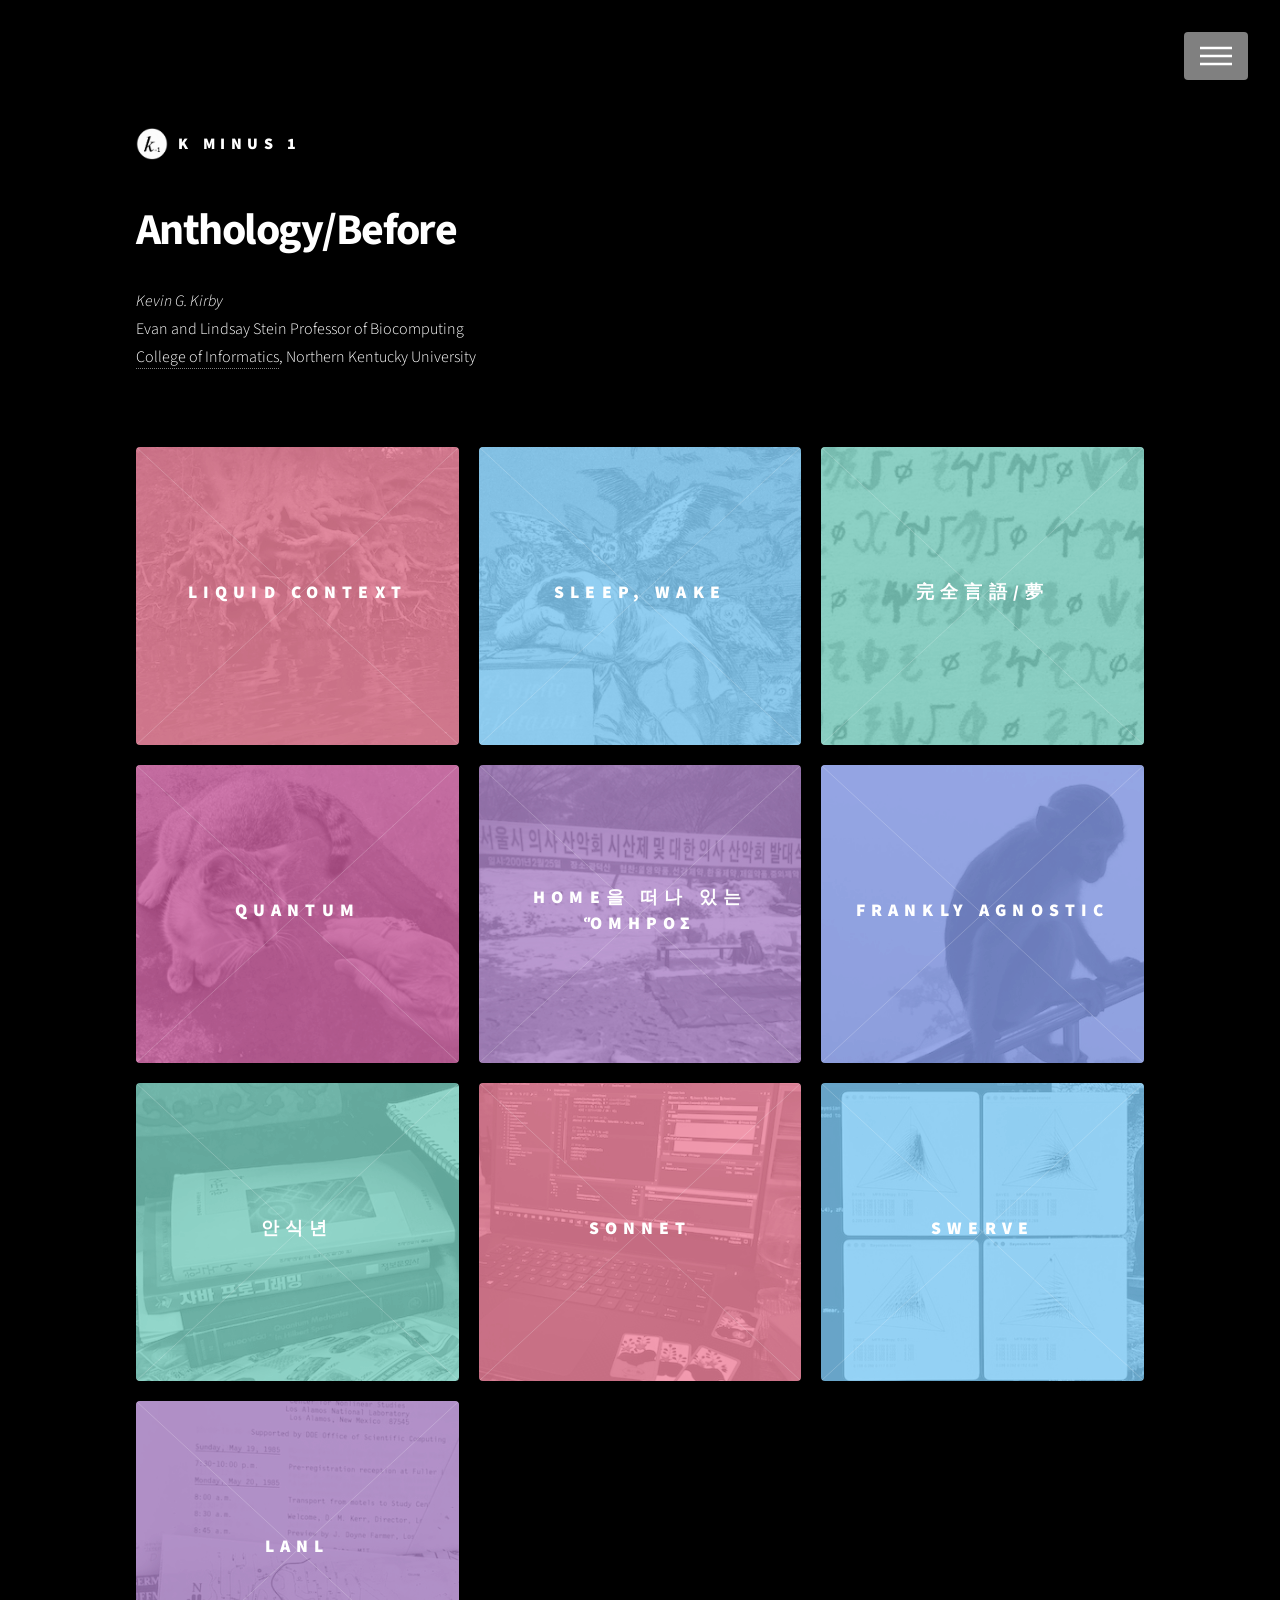
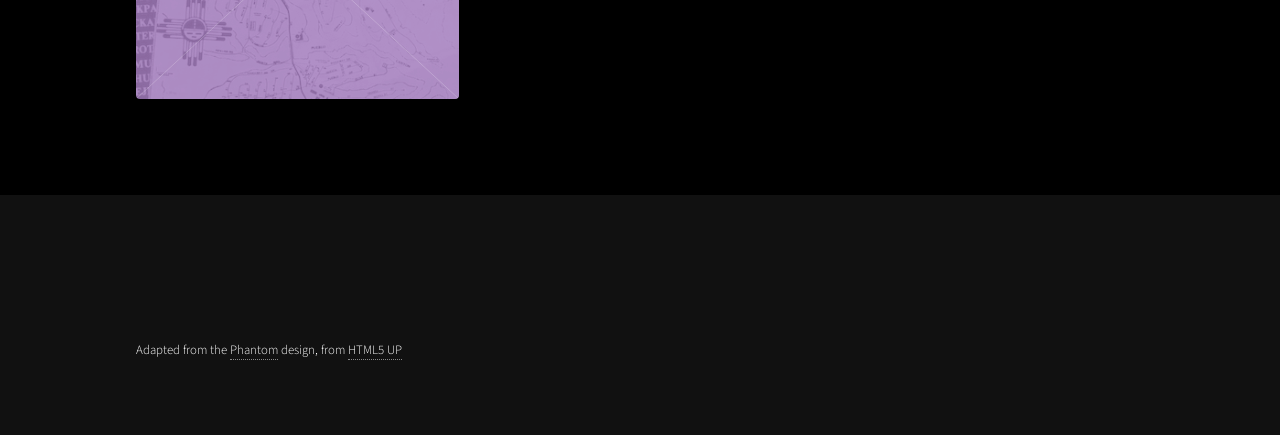
<file: index.html>
<!DOCTYPE HTML>
<!--
	Phantom by HTML5 UP
	html5up.net | @ajlkn
	Free for personal and commercial use under the CCA 3.0 license (html5up.net/license)
-->
<html>
	<head>
		<title>K-1 Anthology</title>
		<meta charset="utf-8" />
		<meta name="viewport" content="width=device-width, initial-scale=1, user-scalable=no" />
		<link rel="stylesheet" href="assets/css/main.css" />
		<noscript><link rel="stylesheet" href="assets/css/noscript.css" /></noscript>
	</head>
	<body class="is-preload">
		<!-- Wrapper -->
			<div id="wrapper">

				<!-- Header -->
					<header id="header">
						<div class="inner">

							<!-- Logo -->
								<a href="index.html" class="logo">
									<span class="symbol"><img src="images/k_-1 logo.png" alt="" /></span><span class="title">k minus 1</span>
								</a>

							<!-- Nav -->
								<nav>
									<ul>
										<li><a href="#menu">Menu</a></li>
									</ul>
								</nav>

						</div>
					</header>

				<!-- Menu -->
					<nav id="menu">
						<h2>Menu</h2>
						<ul>
							<li><a href="index.html">Home</a></li>
							<li><a href="ent_WhatIsThis.html">What is this?</a></li>
							<li><a href="ent_Bio.html">Bio</a></li>
							<li><a href="ent_AIstatement.html">Statement on AI usage</a></li>   
						</ul>
					</nav>

				<!-- Main -->
					<div id="main">
						<div class="inner">
							<header>
								<h1>Anthology/Before</h1>
								<p>
									<i>Kevin G. Kirby</i><br/>
									Evan and Lindsay Stein Professor of Biocomputing<br/>
									<a href="https://www.nku.edu/informatics/index.html">College of Informatics</a>, Northern Kentucky University
								</p>
								<p>
									<br />
								</p>
							</header>
							<section class="tiles">
								<article class="style1">
									<span class="image">
										<img src="images/zTreeRootsLittleMiami_353_326_bw.jpg" alt="" />
									</span>
									<a href="ent_ReservoirComputingPapers.html">
										<h2>Liquid Context</h2>
										<div class="content">
											<p>Early papers on reservoir computing</p>
										</div>
									</a>
								</article>
								<article class="style2">
									<span class="image">
										<img src="images/zGoya_SleepOfReason_353x326_bw.jpg" alt="" />
									</span>
									<a href="ent_HelmholtzMachines.html">
										<h2>SLEEP, WAKE</h2>
										<div class="content">
											<p>Helmholtz Machine Tutorial</p>
										</div>
									</a>
								</article>
								<article class="style3">
									<span class="image">
										<img src="images/zFromSothosPrayer_353_326_bw.jpeg" alt="" />
									</span>
									<a href="ent_DreamOfAPerfectLanguage.html">
										<h2>完全言語/夢</h2>
										<div class="content">
											<p>Dream of a Perfect Language (1998-2020)</p>
										</div>
									</a>
								</article>
								<article class="style4">
									<span class="image">
										<img src="images/zCatInLanka-353x326_bw.jpg" alt="" />
									</span>
									<a href="ent_QuantumComputingTalk2001.html">
										<h2>QUANTUM</h2>
										<div class="content">
											<p>Quantum Computing - 2001 CINSAM Lecture</p>
										</div>
									</a>
								</article>

								<article class="style5">
									<span class="image">
										<img src="images/zMtnGod_353_326_bw.jpg" alt="" />
									</span>
									<a href="ent_HomerAwayFromHome.html">
										<h2>Home을 떠나 있는 Ὅμηρος</h2>
										<div class="content">
											<p>Homer Away From Home</p>
										</div>
									</a>
								</article>								
								<article class="style6">
									<span class="image">
										<img src="images/zMonkeysMandalay_353_326_bw.jpg" alt="" />
									</span>
									<a href="ent_ProbabilisticAISeminar2005.html">
										<h2>Frankly Agnostic</h2>
										<div class="content">
											<p>Seminar on Probabilistic AI</p>
										</div>
									</a>
								</article>
								<article class="style3">
									<span class="image">
										<img src="images/zKorSabbStuff_little_bw.jpeg" alt="" />
									</span>
									<a href="ent_KoreaSabbatical.html">
										<h2>안식년</h2>
										<div class="content">
											<p>Korea Sabbatical Photos 2000-01</p>
										</div>
									</a>
								</article>
								<article class="style1">
									<span class="image">
										<img src="images/zCUDA_Hwato_Thanksgiving2016_353_326_bw.JPG" alt="" />
									</span>
									<a href="ent_TeachingCodeComposition.html">
										<h2>Sonnet</h2>
										<div class="content">
											<p>Just Fourteen Lines</p>
										</div>
									</a>
								</article>
								<article class="style2">
									<span class="image">
										<img src="images/zBayesResReborn_little_bw.jpeg" alt="" />
									</span>
									<a href="ent_Swerve.html">
										<h2>Swerve</h2>
										<div class="content">
											<p>The Natural Kinematics of Belief</p>
										</div>
									</a>
								</article>
								<article class="style5">
									<span class="image">
										<img src="images/zLANLstuff_little_bw.jpeg" alt="" />
									</span>
									<a href="ent_LANL.html">
										<h2>LANL</h2>
										<div class="content">
											<p>Poem</p>
										</div>
									</a>
								</article>
							</section>
						</div>
					</div>

				<!-- Footer -->
					<footer id="footer">
						<div class="inner">
							<ul class="copyright">
								<li>Adapted from the <a href="README_phantom.txt">Phantom</a> design, from <a href="http://html5up.net">HTML5 UP</a></li>
							</ul>
						</div>
					</footer>

			</div>

		<!-- Scripts -->
			<script src="assets/js/jquery.min.js"></script>
			<script src="assets/js/browser.min.js"></script>
			<script src="assets/js/breakpoints.min.js"></script>
			<script src="assets/js/util.js"></script>
			<script src="assets/js/main.js"></script>

	</body>
</html>
</file>
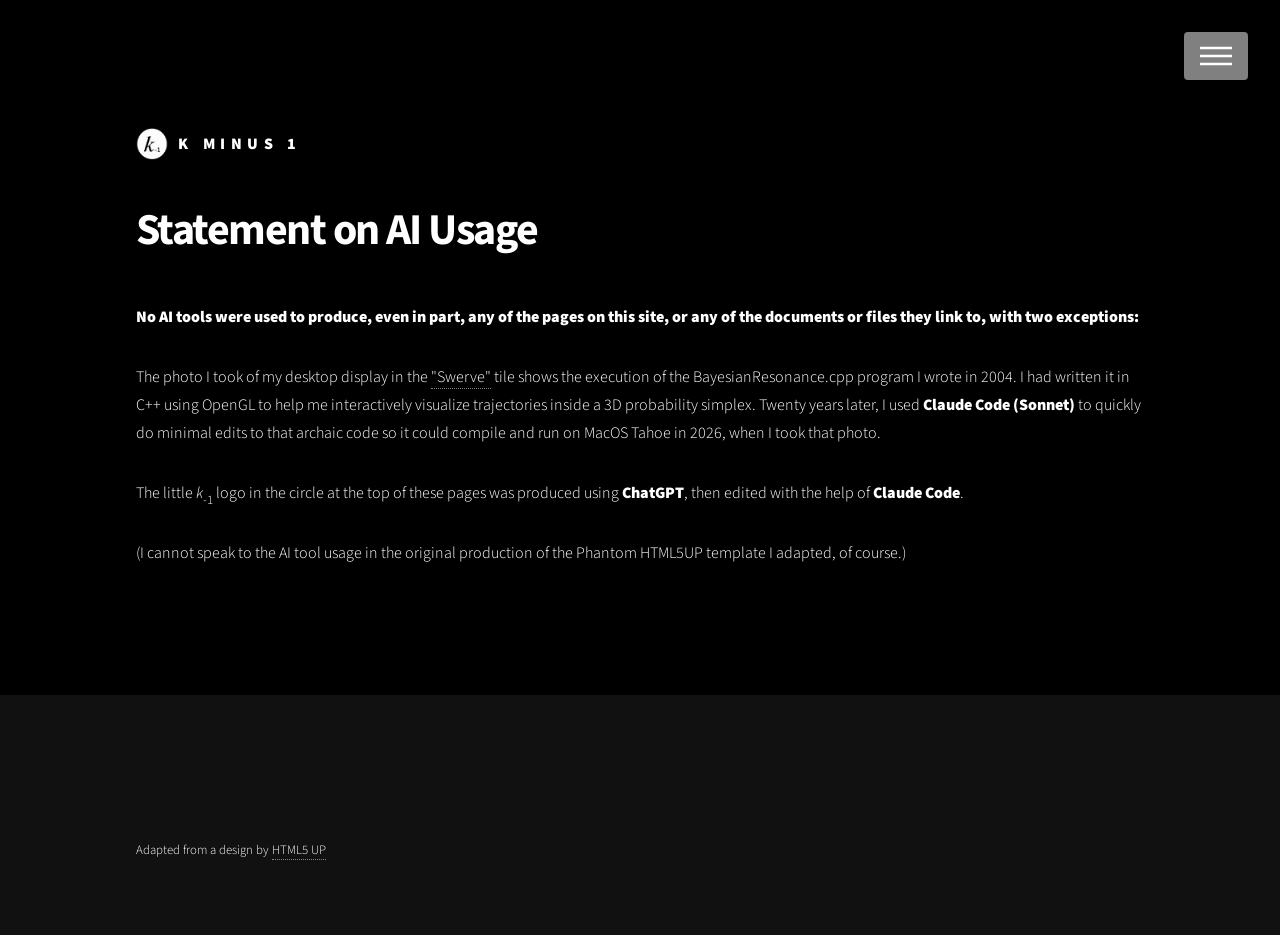
<file: ent_AIstatement.html>
<!DOCTYPE HTML>
<!--
	Phantom by HTML5 UP
	html5up.net | @ajlkn
	Free for personal and commercial use under the CCA 3.0 license (html5up.net/license)
-->
<html>
	<head>
		<title>K-1: What this this?</title>
		<meta charset="utf-8" />
		<meta name="viewport" content="width=device-width, initial-scale=1, user-scalable=no" />
		<link rel="stylesheet" href="assets/css/main.css" />
		<noscript><link rel="stylesheet" href="assets/css/noscript.css" /></noscript>
	</head>
	<body class="is-preload">
		<!-- Wrapper -->
			<div id="wrapper">

				<!-- Header -->
					<header id="header">
						<div class="inner">

							<!-- Logo -->
								<a href="index.html" class="logo">
									<span class="symbol"><img src="images/k_-1 logo.png" alt="" /></span><span class="title">k minus 1</span>
								</a>

							<!-- Nav -->
								<nav>
									<ul>
										<li><a href="#menu">Menu</a></li>
									</ul>
								</nav>

						</div>
					</header>

				<!-- Menu -->
					<nav id="menu">
						<h2>Menu</h2>
						<ul>
							<li><a href="index.html">Home</a></li>
							<li><a href="ent_WhatIsThis.html">What is this?</a></li>
							<li><a href="ent_Bio.html">Bio</a></li>
							<li><a href="ent_AIstatement.html">Statement on AI usage</a></li>
						</ul>
					</nav>

				<!-- Main -->
					<div id="main">
						<div class="inner">
							<h1>Statement on AI Usage</h1>
							<!-- 
							<span class="image main"><img src="images/zCUDA_Hwato_Thanksgiving2016_1152_347.JPG" alt="" /></span>
						    -->
														
							<p>
							<b>No AI tools were used to produce, even in part, any of the pages on this site,
							or any of the documents or files they link to, with two exceptions:</b>
							</p>
							<p>
							The photo I took of my desktop display in the <a href="ent_Swerve.html">"Swerve"</a>
							tile shows the execution of the BayesianResonance.cpp program I wrote in 2004. 
							I had written it in C++ using OpenGL
							to help me interactively visualize trajectories inside a 3D probability simplex. 
							Twenty years later,
							I used <b>Claude Code (Sonnet)</b> to quickly do minimal edits to that archaic code so it could compile and run on 
							MacOS Tahoe in 2026, when I took that photo.	
						</p>
						<p>
							The little <i>k</i><sub>-1</sub> logo in the circle at the top of these pages was produced using 
							<b>ChatGPT</b>, then edited with the help of <b>Claude Code</b>.
						</p>
						<p>
							(I cannot speak to the AI tool usage in the original production of
							the Phantom HTML5UP template I adapted, of course.)
						</p>




							<!--
							<p style="text-align: right;"><font size="2"><i>Photo</i> (K. Kirby): A CUDA-화투 Thanksgiving, 2016.</font></p></p>
						     -->
						</div>
					</div>

				<!-- Footer -->
					<footer id="footer">
						<div class="inner">
							<ul class="copyright">
								<li>Adapted from a design by <a href="http://html5up.net">HTML5 UP</a></li>
							</ul>
						</div>
					</footer>

			</div>

		<!-- Scripts -->
			<script src="assets/js/jquery.min.js"></script>
			<script src="assets/js/browser.min.js"></script>
			<script src="assets/js/breakpoints.min.js"></script>
			<script src="assets/js/util.js"></script>
			<script src="assets/js/main.js"></script>

	</body>
</html>
</file>
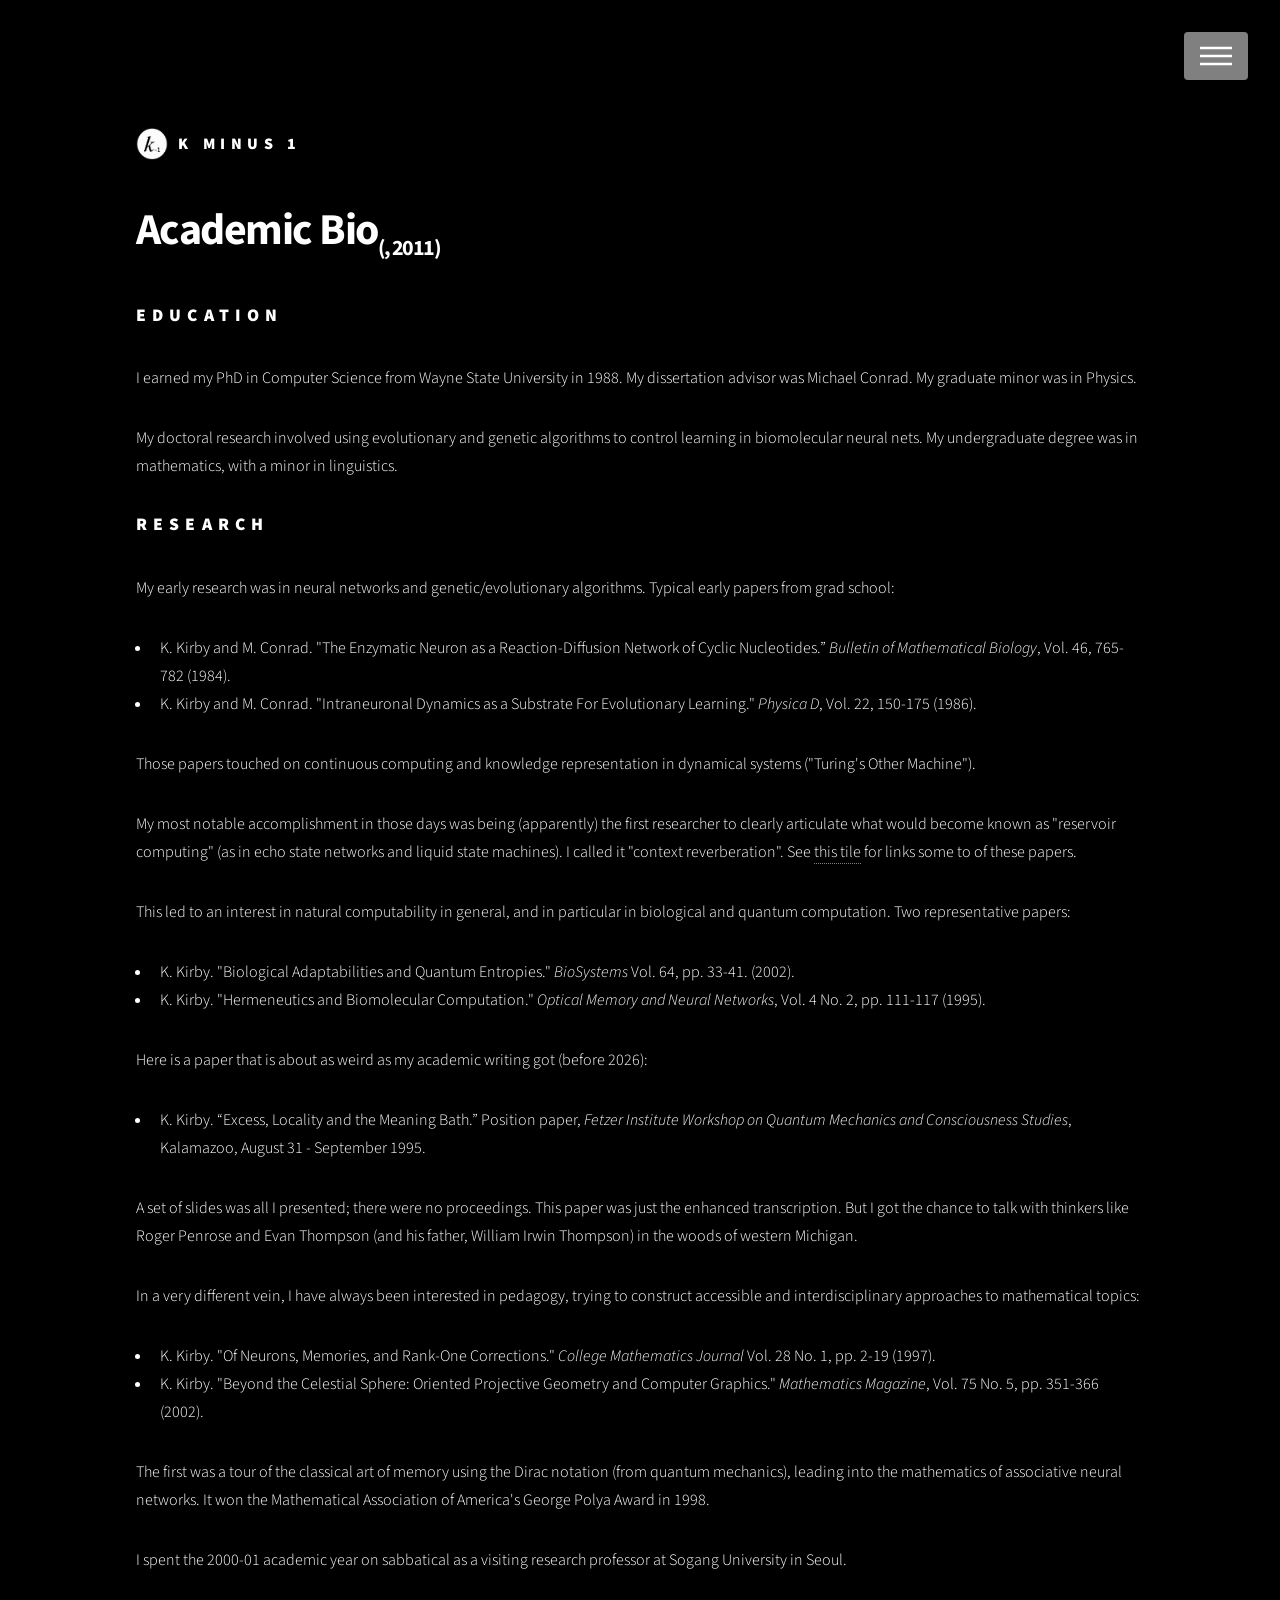
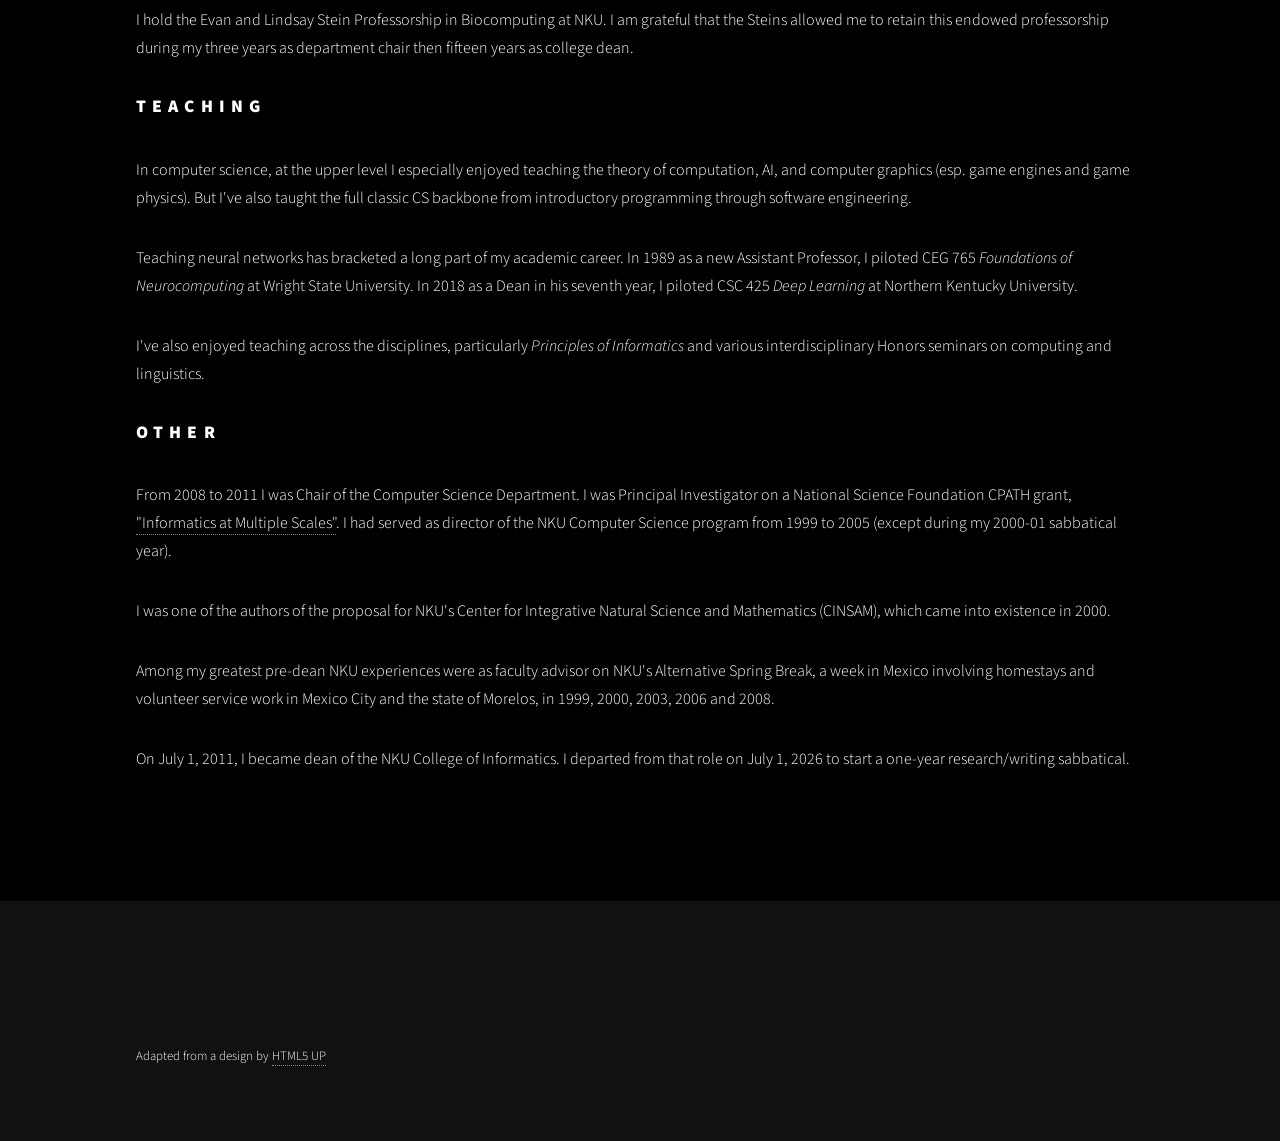
<file: ent_Bio.html>
<!DOCTYPE HTML>
<!--
	Phantom by HTML5 UP
	html5up.net | @ajlkn
	Free for personal and commercial use under the CCA 3.0 license (html5up.net/license)
-->
<html>
	<head>
		<title>K-1 Bio</title>
		<meta charset="utf-8" />
		<meta name="viewport" content="width=device-width, initial-scale=1, user-scalable=no" />
		<link rel="stylesheet" href="assets/css/main.css" />
		<noscript><link rel="stylesheet" href="assets/css/noscript.css" /></noscript>
	</head>
	<body class="is-preload">
		<!-- Wrapper -->
			<div id="wrapper">

				<!-- Header -->
					<header id="header">
						<div class="inner">

							<!-- Logo -->
								<a href="index.html" class="logo">
									<span class="symbol"><img src="images/k_-1 logo.png" alt="" /></span><span class="title">k minus 1</span>
								</a>

							<!-- Nav -->
								<nav>
									<ul>
										<li><a href="#menu">Menu</a></li>
									</ul>
								</nav>

						</div>
					</header>

				<!-- Menu -->
					<nav id="menu">
						<h2>Menu</h2>
						<ul>
							<li><a href="index.html">Home</a></li>
							<li><a href="ent_WhatIsThis.html">What is this?</a></li>
							<li><a href="ent_Bio.html">Bio</a></li>
							<li><a href="ent_AIstatement.html">Statement on AI usage</a></li>
						</ul>
					</nav>

				<!-- Main -->
					<div id="main">
						<div class="inner">
							<h1>Academic Bio<sub style="font-size: 0.5em;">(, 2011)</sub></h1>
							<!-- 
							<span class="image main"><img src="images/zCUDA_Hwato_Thanksgiving2016_1152_347.JPG" alt="" /></span>
						    -->
														
							<h2>Education</h2>
							<p>
							I earned my PhD in Computer Science from Wayne State University in 1988. My dissertation advisor was Michael Conrad.  My graduate minor was in Physics. 

							</p>
							<p>
							My doctoral research involved using evolutionary and genetic algorithms to control learning in biomolecular neural nets. My undergraduate degree was in mathematics, with a minor in linguistics.
							</p>

							<h2>Research</h2>
							    <p>
								My early research was in neural networks and genetic/evolutionary algorithms. Typical early papers from grad school:
								</p>
								<ul>
										<li>K. Kirby and M. Conrad. "The Enzymatic Neuron as a Reaction-Diffusion Network of Cyclic Nucleotides.” <i>Bulletin of Mathematical Biology</i>, Vol. 46, 765-782 (1984).</li>
										<li>K. Kirby and M. Conrad. "Intraneuronal Dynamics as a Substrate For Evolutionary Learning." <i> Physica D</i>, Vol. 22, 150-175 (1986).</li>											
								</ul>
								<p>
								Those papers touched on continuous computing and knowledge representation in dynamical systems ("Turing's Other Machine"). 
								</p>
								<p>
								My most notable accomplishment in those days was being (apparently) the first researcher to clearly articulate what would become known as "reservoir computing" (as in echo state networks 
								and liquid state machines). I called it "context reverberation". See <a href="ent_ReservoirComputingPapers.html">this tile</a> for links some to of these papers.
								<p>
								This led to an interest in natural computability in general, and in	particular in biological and quantum computation. Two representative
								papers: 
							    </p>
										<ul>
											<li>K. Kirby. "Biological Adaptabilities and Quantum Entropies." <i> BioSystems</i> Vol. 64, pp. 33-41. (2002).<br></li>
											<li>K. Kirby. "Hermeneutics and Biomolecular Computation." <i> Optical Memory and Neural Networks</i>, Vol. 4 No. 2, pp. 111-117 (1995).</li>
										</ul>
								<p>
								Here is a paper that is about as weird as my academic writing got (before 2026):
								<ul>
									<li>
										K. Kirby. “Excess, Locality and the Meaning Bath.”
										Position paper, <i>Fetzer Institute Workshop on Quantum Mechanics and 
										Consciousness Studies</i>, Kalamazoo, August 31 - September 1995. </li>
								</ul>
								A set of slides was all I presented; there were no proceedings. This
								paper was just the enhanced transcription. But I got the 
								chance to talk with thinkers like Roger Penrose and Evan Thompson (and his father,
								William Irwin Thompson) in the woods
								of western Michigan.
								</p>
								<p>
								In a very different vein, I have always been interested in pedagogy, trying to
								construct accessible and interdisciplinary approaches to mathematical topics:
							    </p>
										<ul>
											<li>K. Kirby. "Of Neurons, Memories, and Rank-One Corrections." <i> College Mathematics Journal</i> Vol. 28 No. 1, pp. 2-19 (1997).</li>
											<li>K. Kirby. "Beyond the Celestial Sphere: Oriented Projective Geometry and Computer Graphics." <i>Mathematics Magazine</i>, Vol. 75 No. 5, pp. 351-366 (2002).</li>
										</ul>   
								<p>
								The first was a tour of the classical art of memory using the Dirac notation 
								(from quantum mechanics), leading into the mathematics of associative neural networks. 
								It won the Mathematical Association of America's George Polya Award in 1998.
								</p>

								<p>
								I spent the 2000-01 academic year on sabbatical as a visiting research professor at Sogang University in Seoul.
								</p>

								<p>
									I hold the Evan and Lindsay Stein Professorship in Biocomputing at NKU. I am grateful that the Steins 
									allowed me to retain this endowed professorship during my 
									three years as department chair then fifteen years as college dean.
								</p>

						


							<h2>Teaching</h2>
							<p>
								In computer science, at the upper level I especially enjoyed teaching 
								the theory of computation, AI, and computer graphics (esp. game engines and game physics).
								But I've also taught the full classic CS
								backbone from introductory programming through software engineering. 
								</p>
								<p>
								Teaching neural networks has bracketed a long part of my academic career. In 1989
								as a new Assistant Professor, I piloted 
								CEG 765 <i>Foundations of Neurocomputing</i> at Wright State University.
								In 2018 as a Dean in his seventh year, I piloted CSC 425 <i>Deep Learning</i> at Northern 
								Kentucky University.
								</p>

								<p>
								I've also enjoyed teaching across the disciplines, particularly <i>Principles of Informatics</i> 
								and various interdisciplinary Honors seminars on computing and linguistics.
							    </p>

							</p>

							
							<h2>Other</h2>

							<p>
							From 2008 to 2011 I was Chair of the Computer Science Department. I was Principal Investigator 
							on a National Science Foundation CPATH grant, 
							<a href="docs/InformaticsAtMultipleScales_0939103.pdf">"Informatics at Multiple Scales"</a>. 
							I had served as director of the NKU 
							Computer Science program from 1999 to 2005 (except during my 2000-01 sabbatical year). 

							</p>
							<p>
							I was one of the authors of the proposal for NKU's Center for Integrative Natural Science and 
							Mathematics (CINSAM), which came into existence in 2000. 
							</p>
							<p>
							Among my greatest pre-dean NKU experiences were as faculty advisor on NKU's Alternative Spring Break, a week in Mexico involving homestays and volunteer service work in 
							Mexico City and the state of Morelos, in 1999, 2000, 2003, 2006 and 2008.
							</p>
				
							<p>
								On July 1, 2011, I became dean of the NKU College of Informatics. I departed from that role on July 1, 2026 to
								start a one-year research/writing sabbatical. 

							</p>





						</div>
					</div>

				<!-- Footer -->
					<footer id="footer">
						<div class="inner">
							<ul class="copyright">
								<li>Adapted from a design by <a href="http://html5up.net">HTML5 UP</a></li>
							</ul>
						</div>
					</footer>

			</div>

		<!-- Scripts -->
			<script src="assets/js/jquery.min.js"></script>
			<script src="assets/js/browser.min.js"></script>
			<script src="assets/js/breakpoints.min.js"></script>
			<script src="assets/js/util.js"></script>
			<script src="assets/js/main.js"></script>

	</body>
</html>
</file>
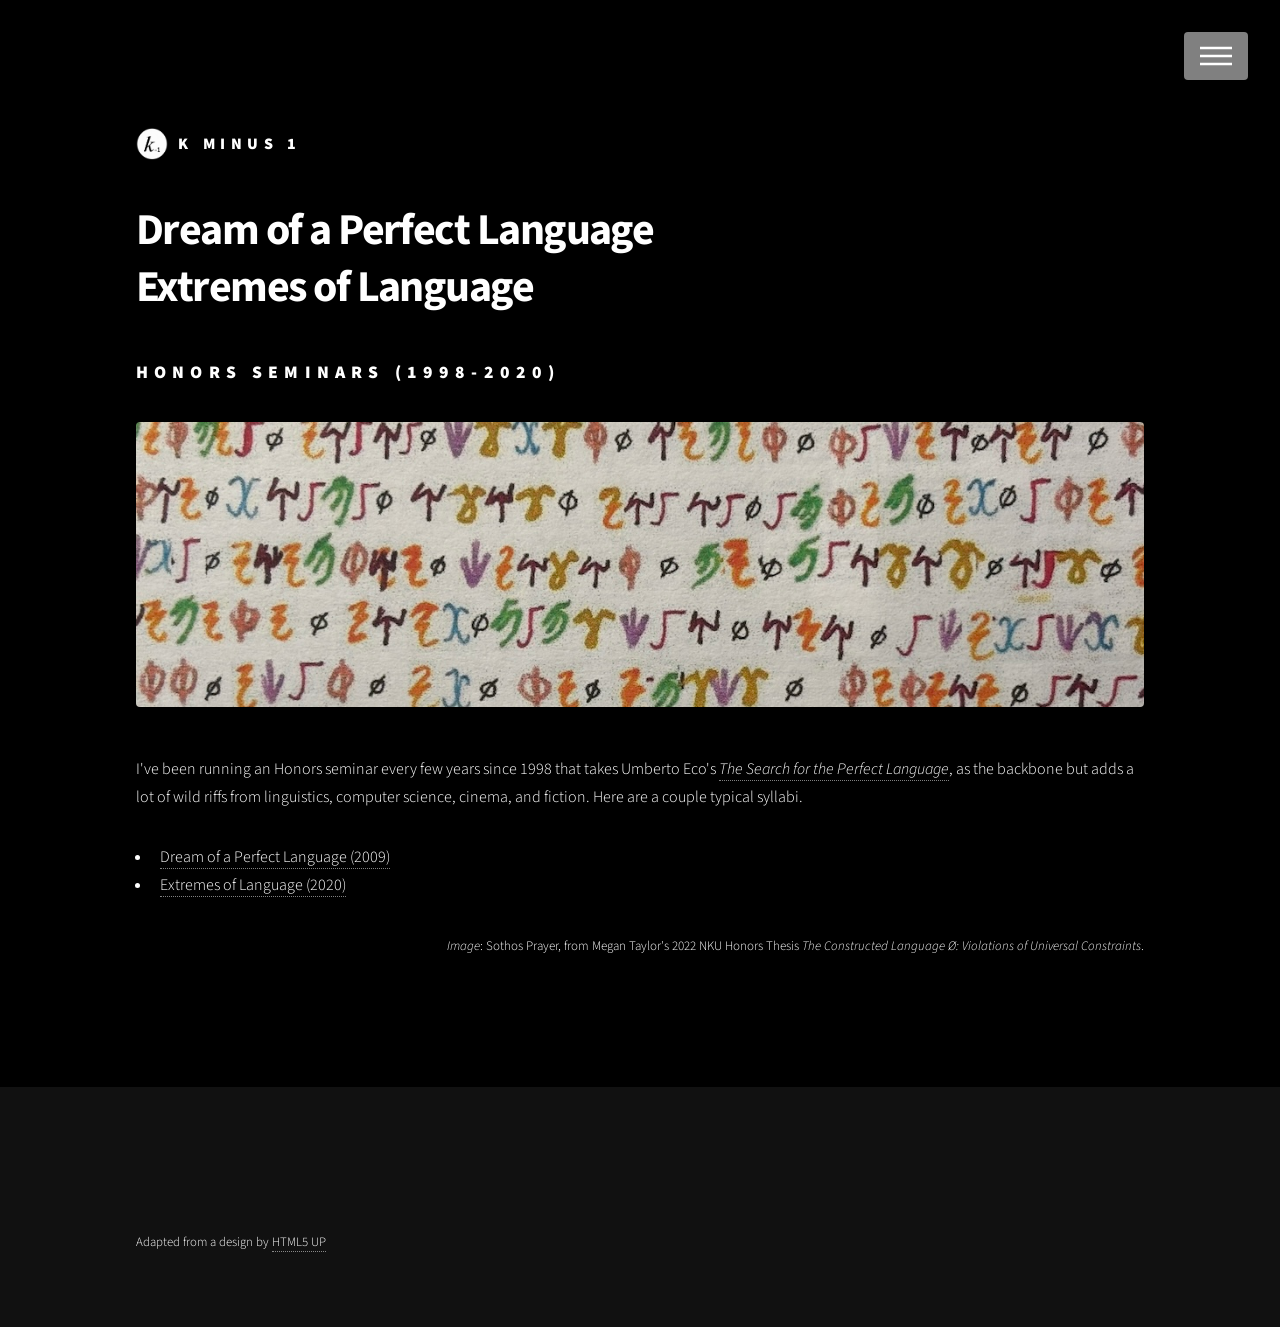
<file: ent_DreamOfAPerfectLanguage.html>
<!DOCTYPE HTML>
<!--
	Phantom by HTML5 UP
	html5up.net | @ajlkn
	Free for personal and commercial use under the CCA 3.0 license (html5up.net/license)
-->
<html>
	<head>
		<title>K-1 Perfect Language Seminar</title>
		<meta charset="utf-8" />
		<meta name="viewport" content="width=device-width, initial-scale=1, user-scalable=no" />
		<link rel="stylesheet" href="assets/css/main.css" />
		<noscript><link rel="stylesheet" href="assets/css/noscript.css" /></noscript>
	</head>
	<body class="is-preload">
		<!-- Wrapper -->
			<div id="wrapper">

				<!-- Header -->
					<header id="header">
						<div class="inner">

							<!-- Logo -->
								<a href="index.html" class="logo">
									<span class="symbol"><img src="images/k_-1 logo.png" alt="" /></span><span class="title">k minus 1</span>
								</a>

							<!-- Nav -->
								<nav>
									<ul>
										<li><a href="#menu">Menu</a></li>
									</ul>
								</nav>

						</div>
					</header>

				<!-- Menu -->
					<nav id="menu">
						<h2>Menu</h2>
						<ul>
							<li><a href="index.html">Home</a></li>
							<li><a href="ent_WhatIsThis.html">What is this?</a></li>
							<li><a href="ent_Bio.html">Bio</a></li>
							<li><a href="ent_AIstatement.html">Statement on AI usage</a></li>
						</ul>
					</nav>

				<!-- Main -->
					<div id="main">
						<div class="inner">
							<h1>Dream of a Perfect Language<br/> Extremes of Language</h1>
							<h2>Honors Seminars (1998-2020)</h2>
							<span class="image main"><img src="images/zFromSothosPrayer_1142_326.jpeg" alt="" /></span>
							
<p>
I've been running an Honors seminar every few years since 1998 that takes Umberto Eco's 
<a href="https://en.wikipedia.org/wiki/La_Ricerca_della_Lingua_Perfetta_nella_Cultura_Europea">
	<i>The Search for the Perfect Language</i></a>,
as 
the backbone but adds a lot of wild riffs from linguistics, computer science, cinema, and fiction. Here are a couple typical syllabi.
</p>
          <ul>
              <li><font size="3"><a href="docs/Syllabus_HNR303_Kirby_Fall2009.pdf">Dream of a Perfect Language (2009)</a></font></li>
            <li><font size="3"><a href="docs/HNR311-Spring2020-Kirby-Syllabus-Final.pdf">Extremes of Language (2020)</a></font></li>
		  </ul>
<p style="text-align: right;"><font size="2"><i>Image</i>: Sothos Prayer, from Megan Taylor's 2022 NKU Honors Thesis 
	<i>The Constructed Language Ø: Violations of Universal Constraints</i>.</font></p></p>
						</div>
					</div>

				<!-- Footer -->
					<footer id="footer">
						<div class="inner">
							<ul class="copyright">
								<li>Adapted from a design by <a href="http://html5up.net">HTML5 UP</a></li>
							</ul>
						</div>
					</footer>

			</div>

		<!-- Scripts -->
			<script src="assets/js/jquery.min.js"></script>
			<script src="assets/js/browser.min.js"></script>
			<script src="assets/js/breakpoints.min.js"></script>
			<script src="assets/js/util.js"></script>
			<script src="assets/js/main.js"></script>

	</body>
</html>
</file>
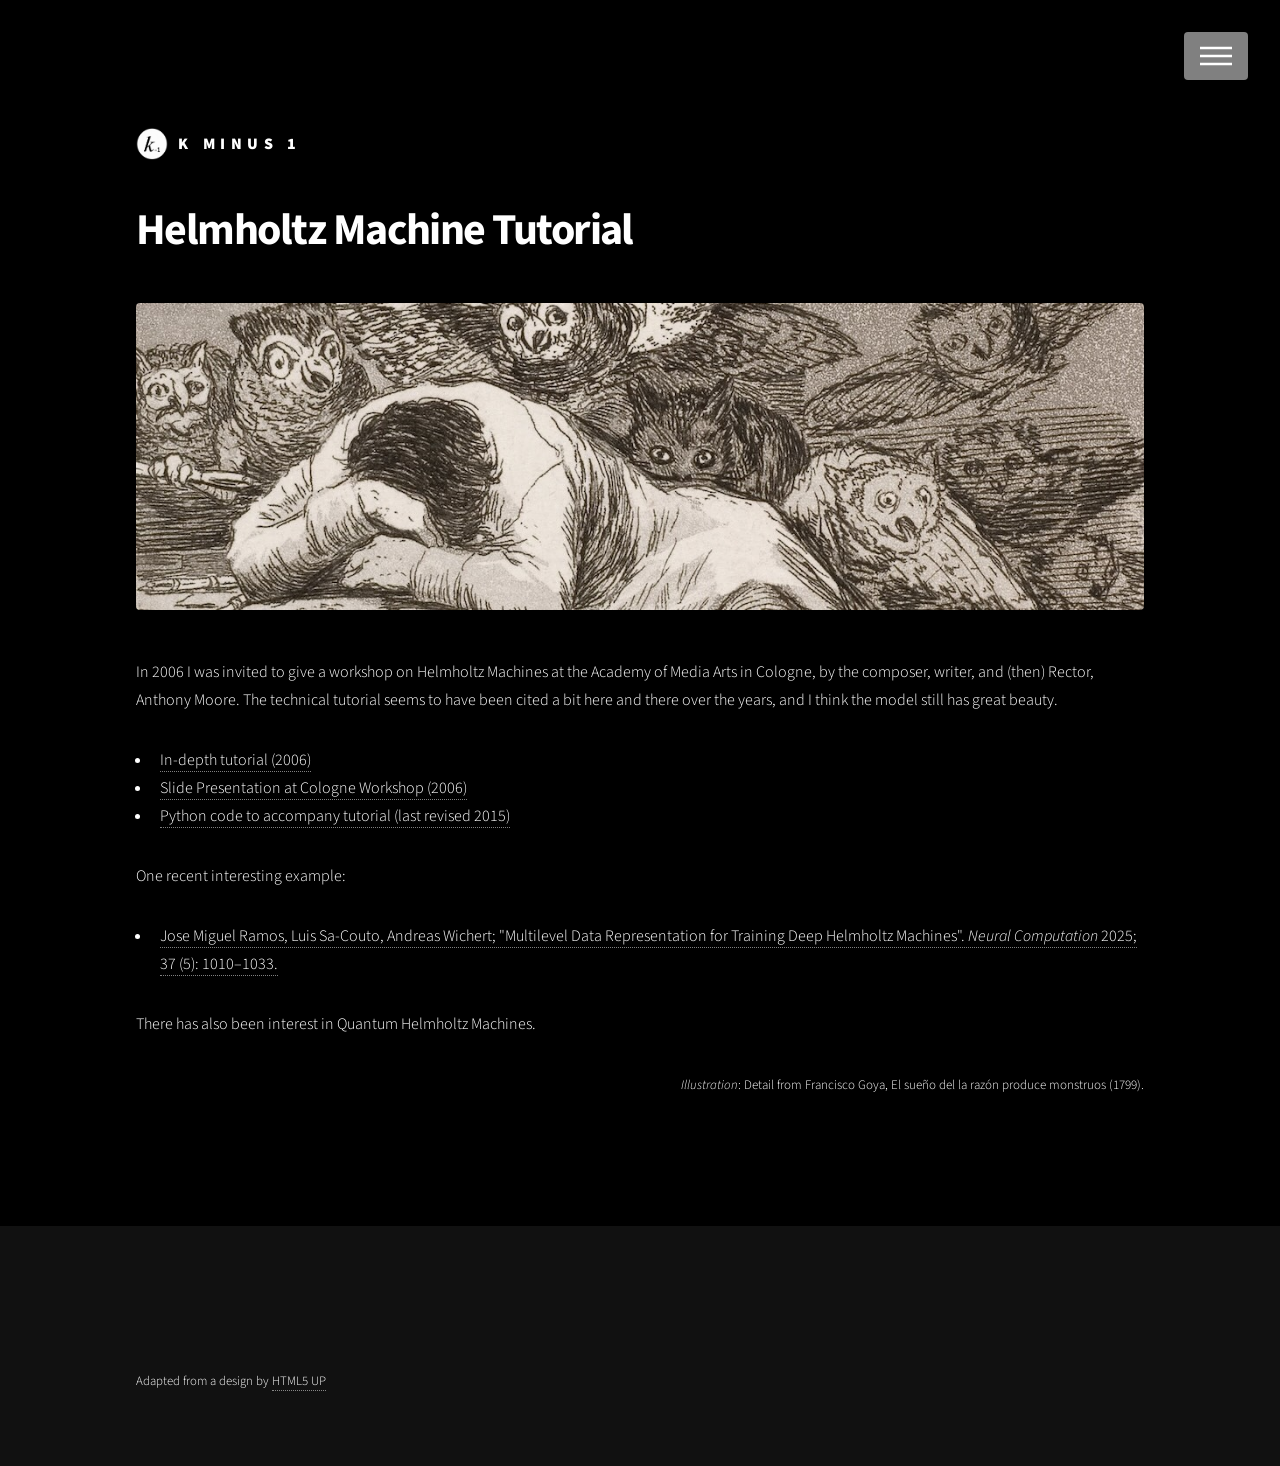
<file: ent_HelmholtzMachines.html>
<!DOCTYPE HTML>
<!--
	Phantom by HTML5 UP
	html5up.net | @ajlkn
	Free for personal and commercial use under the CCA 3.0 license (html5up.net/license)
-->
<html>
	<head>
		<title>K-1 Helmholtz Machines</title>
		<meta charset="utf-8" />
		<meta name="viewport" content="width=device-width, initial-scale=1, user-scalable=no" />
		<link rel="stylesheet" href="assets/css/main.css" />
		<noscript><link rel="stylesheet" href="assets/css/noscript.css" /></noscript>
	</head>
	<body class="is-preload">
		<!-- Wrapper -->
			<div id="wrapper">

				<!-- Header -->
					<header id="header">
						<div class="inner">

							<!-- Logo -->
								<a href="index.html" class="logo">
									<span class="symbol"><img src="images/k_-1 logo.png" alt="" /></span><span class="title">k minus 1</span>
								</a>

							<!-- Nav -->
								<nav>
									<ul>
										<li><a href="#menu">Menu</a></li>
									</ul>
								</nav>

						</div>
					</header>

				<!-- Menu -->
					<nav id="menu">
						<h2>Menu</h2>
						<ul>
							<li><a href="index.html">Home</a></li>
							<li><a href="ent_WhatIsThis.html">What is this?</a></li>
							<li><a href="ent_Bio.html">Bio</a></li>
							<li><a href="ent_AIstatement.html">Statement on AI usage</a></li>
						</ul>
					</nav>

				<!-- Main -->
					<div id="main">
						<div class="inner">
							<h1>Helmholtz Machine Tutorial</h1>
							<span class="image main"><img src="images/zGoya_SleepOfReason_wide.jpg" alt="" /></span>
							
<p>
In 2006 I was invited to give a workshop on Helmholtz Machines at the Academy of Media Arts 
in Cologne, by the composer, writer, and (then) Rector, Anthony Moore. 
The technical tutorial seems to have been cited a bit here and there over the years, 
and I think the model still has great beauty.
</p>
          <ul>
            <li><font size="3"><a href="docs/HelmholtzTutorialKoeln.pdf">In-depth tutorial (2006)</a></font></li>
            <li><font size="3"><a href="docs/KirbyKoelnTalk.pdf">Slide Presentation at Cologne Workshop (2006)</a></font></li>
            <li><font size="3"><a href="docs/HelmholtzMachineDemo.py">Python code to accompany tutorial (last revised 2015)</a></font></li>
          </ul>
<p>
One recent interesting example:
          <ul>
            <li><font size="3"><a href="https://direct.mit.edu/neco/article-abstract/37/5/1010/128504/Multilevel-Data-Representation-for-Training-Deep?redirectedFrom=fulltext">
				Jose Miguel Ramos, Luis Sa-Couto, Andreas Wichert; 
				"Multilevel Data Representation for Training Deep Helmholtz Machines". 
				<i>Neural Computation</i> 2025; 37 (5): 1010–1033.
			</a></font></li>
          </ul>
</p>
<p>
There has also been interest in Quantum Helmholtz Machines. 	
</p>

<p style="text-align: right;"><font size="2"><i>Illustration</i>: Detail from Francisco Goya, El sueño del la razón produce monstruos (1799).</font></p></p>
						</div>
					</div>

				<!-- Footer -->
					<footer id="footer">
						<div class="inner">
							<ul class="copyright">
								<li>Adapted from a design by <a href="http://html5up.net">HTML5 UP</a></li>
							</ul>
						</div>
					</footer>

			</div>

		<!-- Scripts -->
			<script src="assets/js/jquery.min.js"></script>
			<script src="assets/js/browser.min.js"></script>
			<script src="assets/js/breakpoints.min.js"></script>
			<script src="assets/js/util.js"></script>
			<script src="assets/js/main.js"></script>

	</body>
</html>
</file>
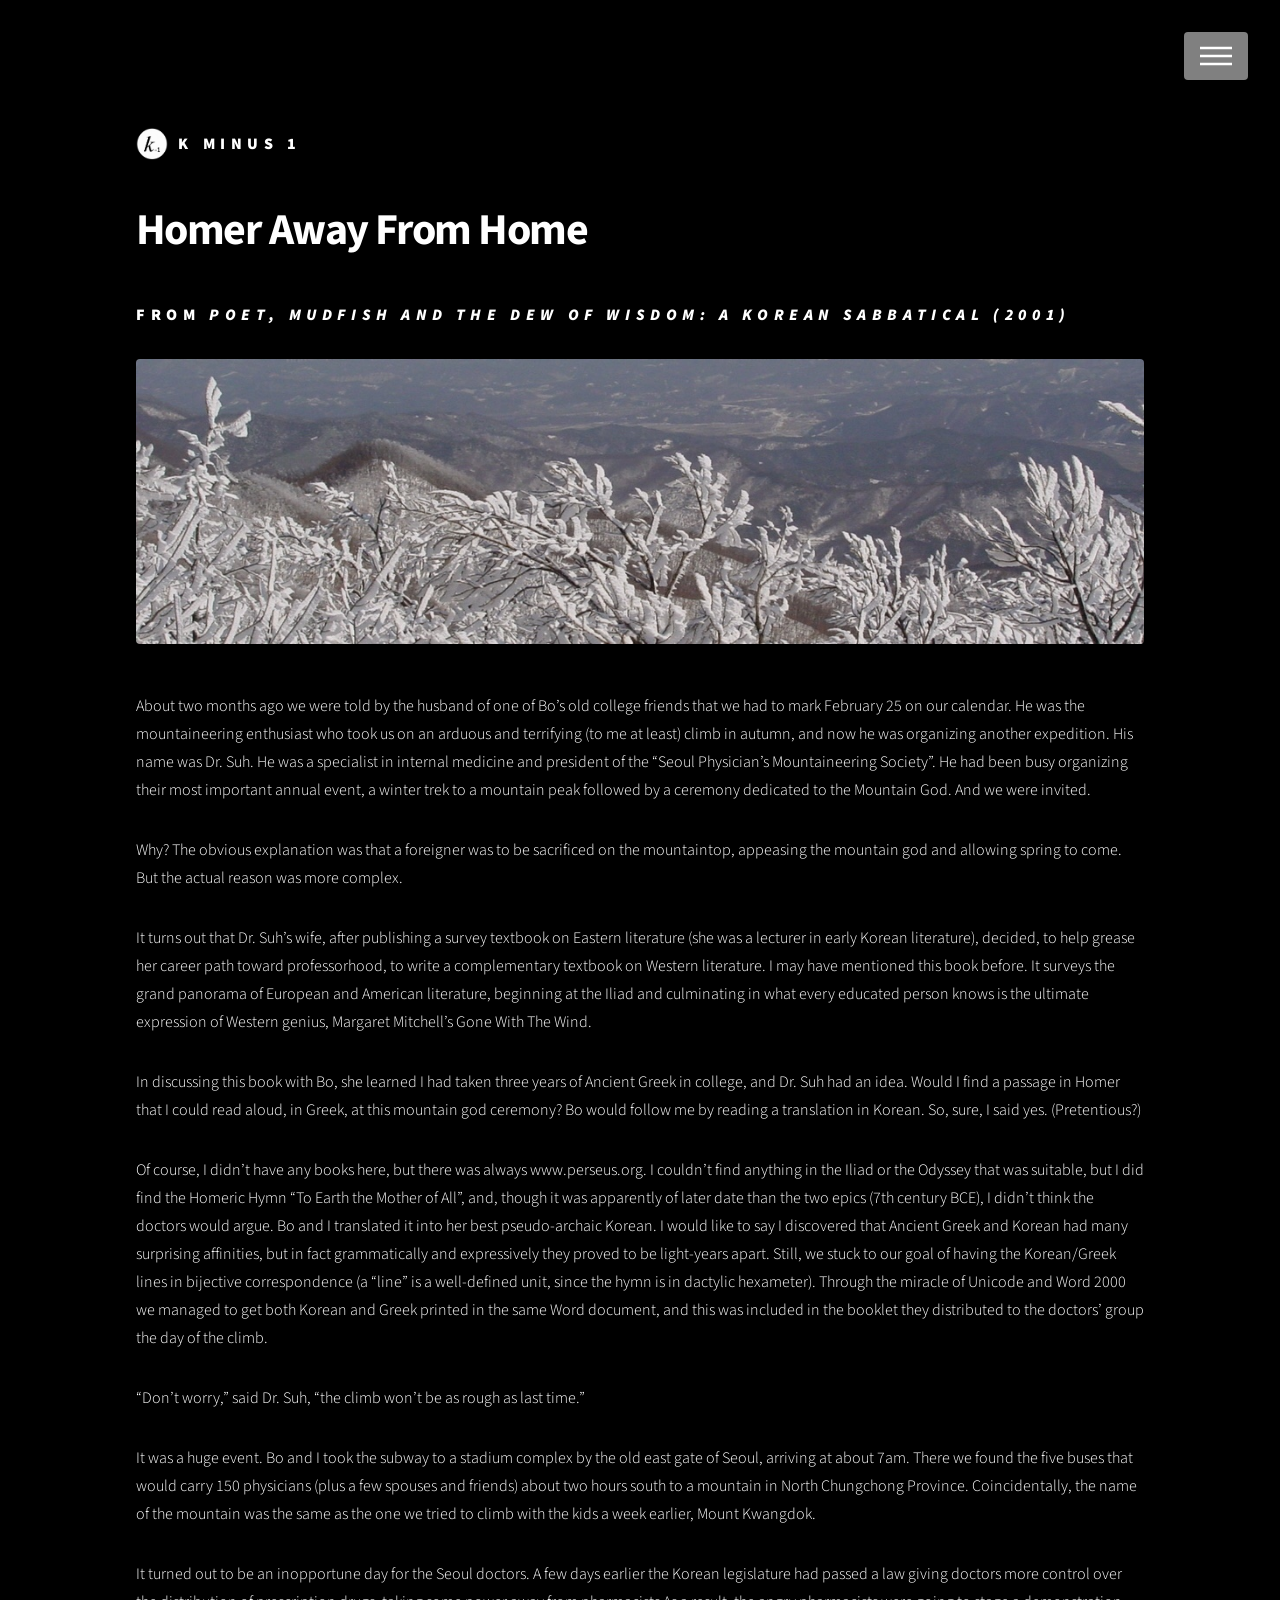
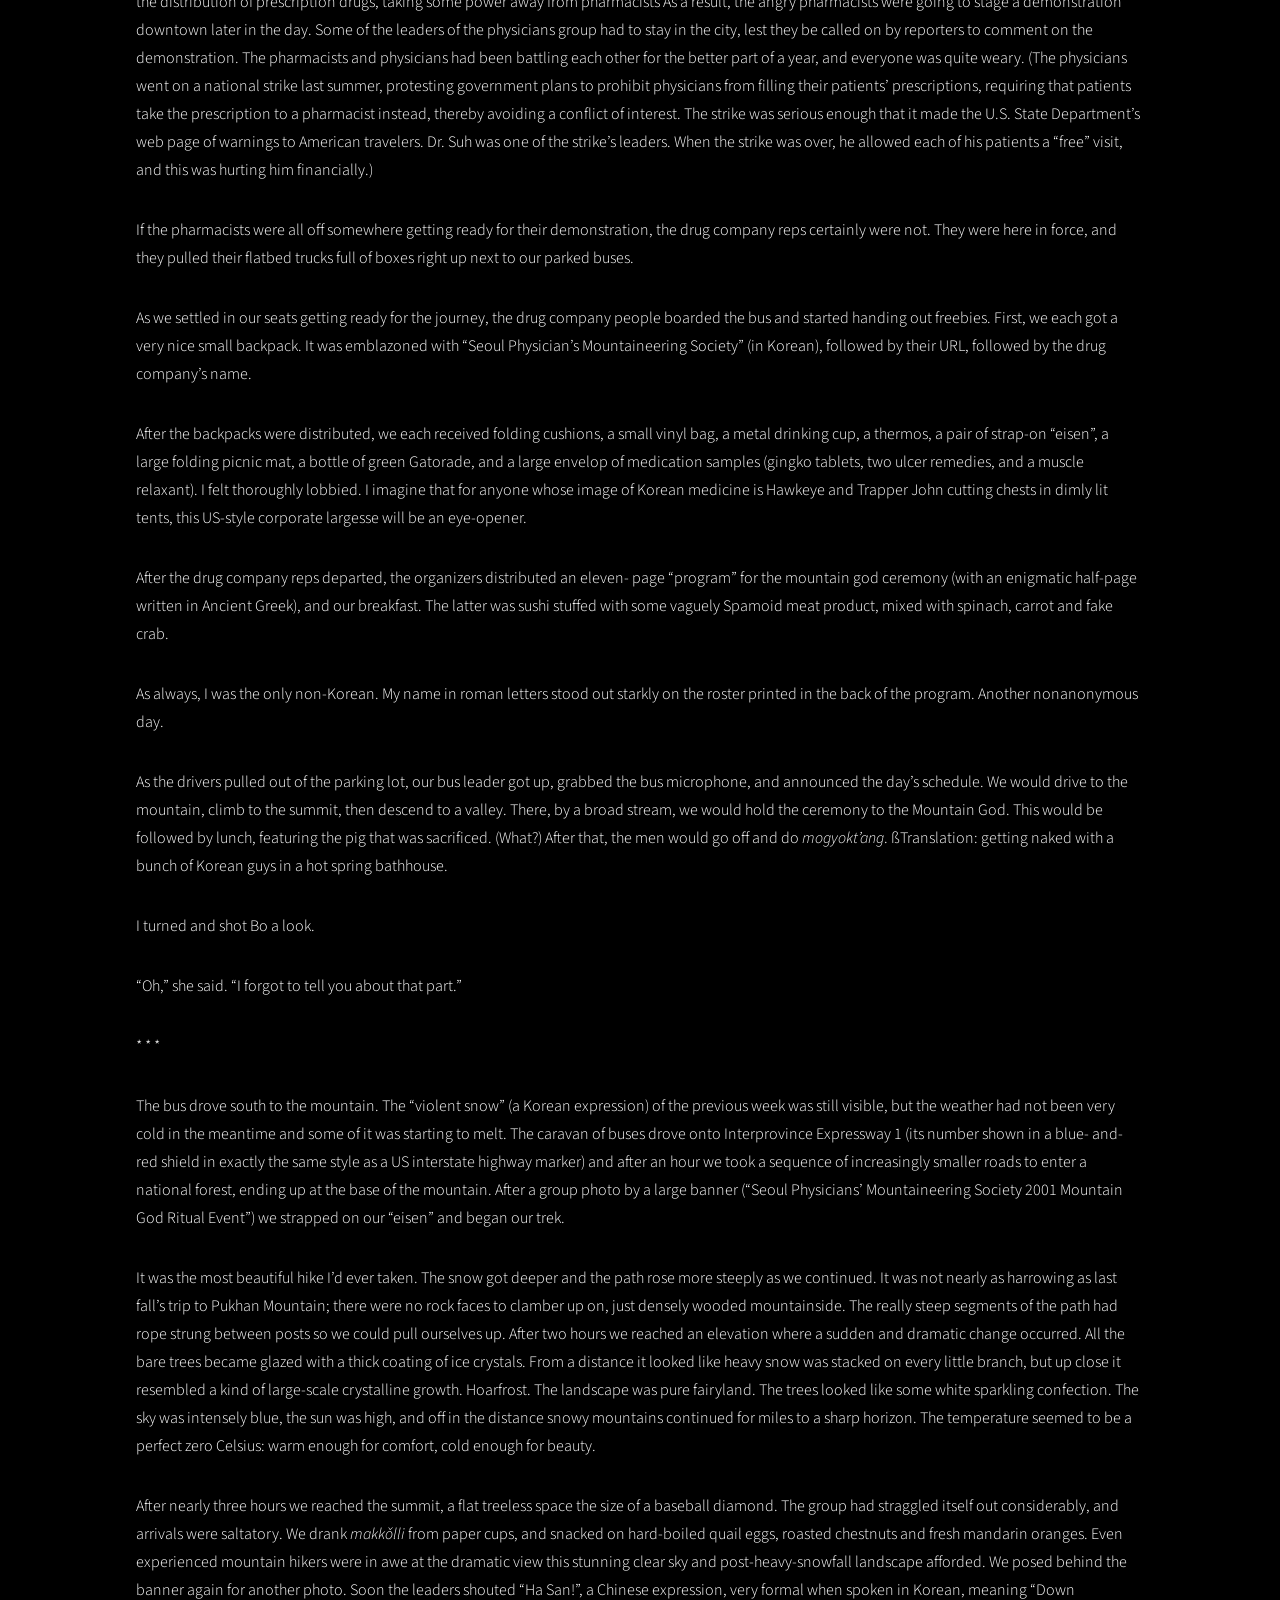
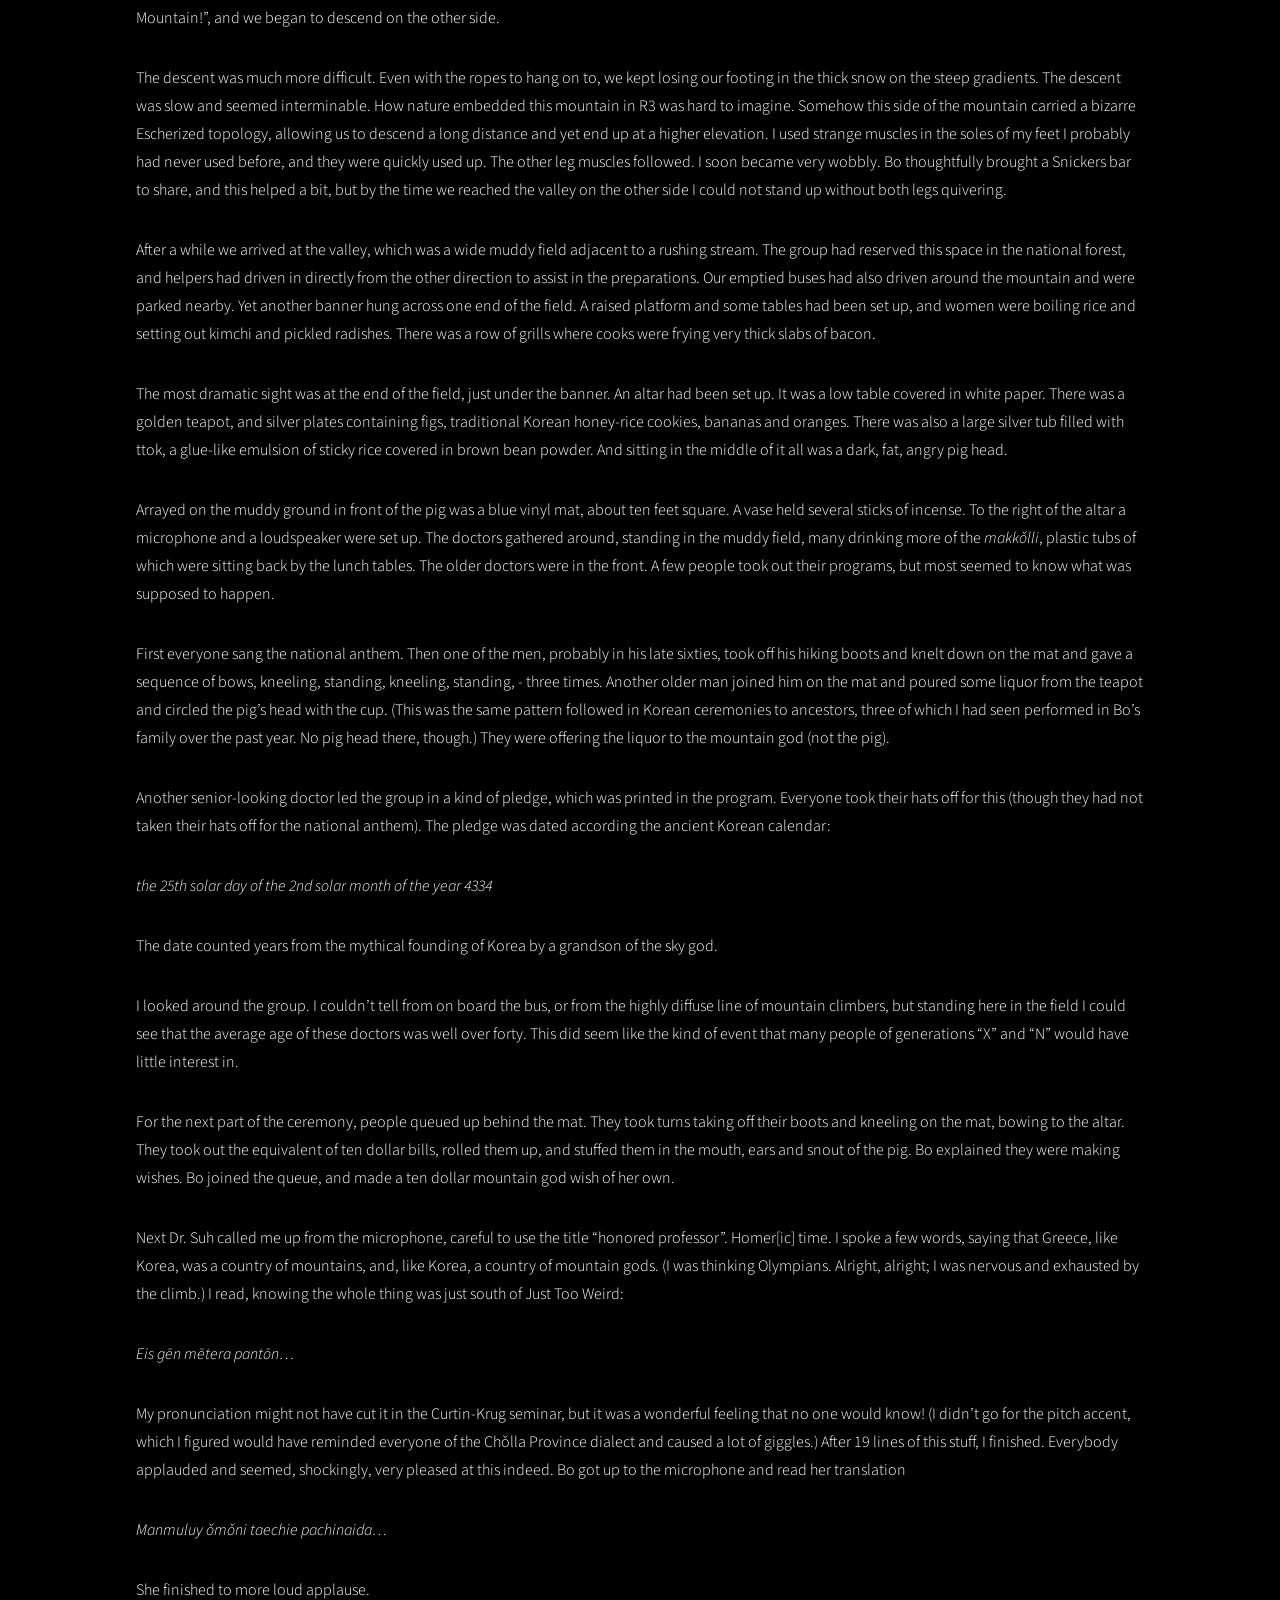
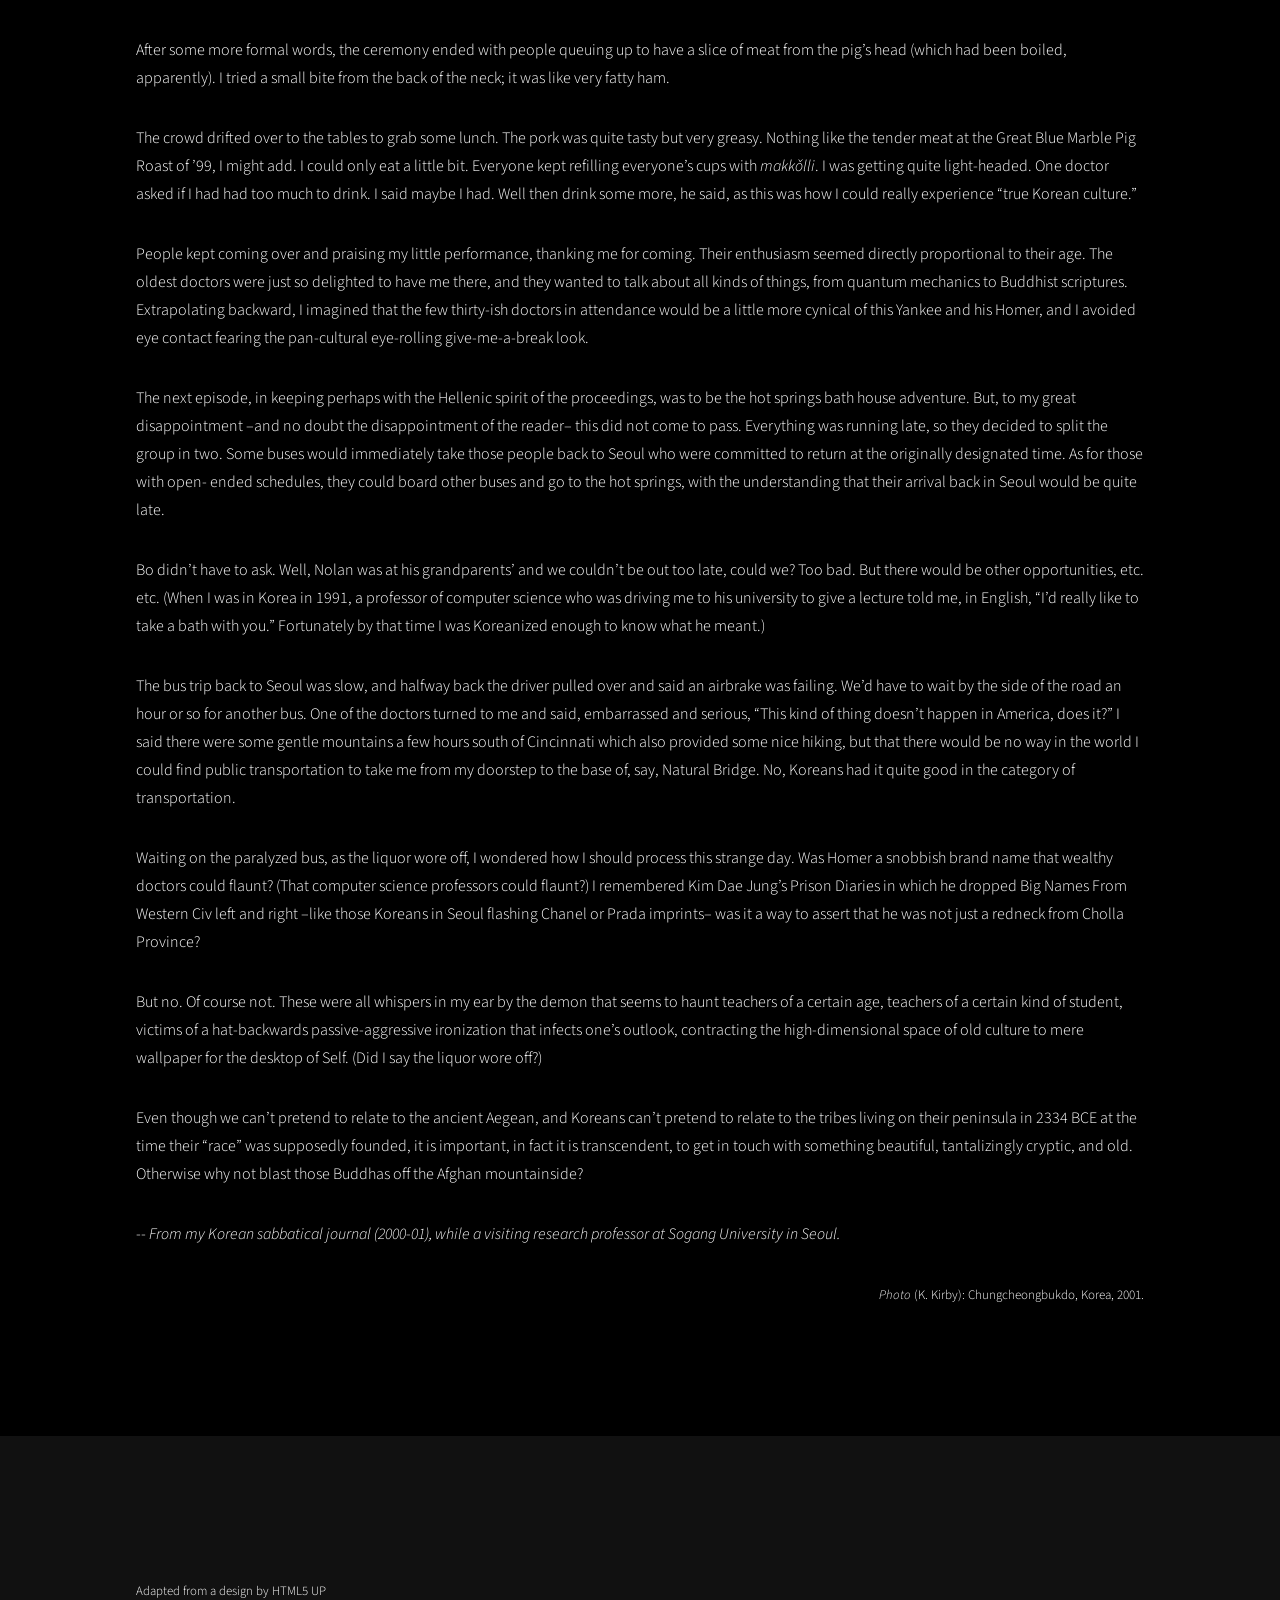
<file: ent_HomerAwayFromHome.html>
<!DOCTYPE HTML>
<!--
	Phantom by HTML5 UP
	html5up.net | @ajlkn
	Free for personal and commercial use under the CCA 3.0 license (html5up.net/license)
-->
<html>
	<head>
		<title>K-1 Homer</title>
		<meta charset="utf-8" />
		<meta name="viewport" content="width=device-width, initial-scale=1, user-scalable=no" />
		<link rel="stylesheet" href="assets/css/main.css" />
		<noscript><link rel="stylesheet" href="assets/css/noscript.css" /></noscript>
	</head>
	<body class="is-preload">
		<!-- Wrapper -->
			<div id="wrapper">

				<!-- Header -->
					<header id="header">
						<div class="inner">

							<!-- Logo -->
								<a href="index.html" class="logo">
									<span class="symbol"><img src="images/k_-1 logo.png" alt="" /></span><span class="title">k minus 1</span>
								</a>

							<!-- Nav -->
								<nav>
									<ul>
										<li><a href="#menu">Menu</a></li>
									</ul>
								</nav>

						</div>
					</header>

				<!-- Menu -->
					<nav id="menu">
						<h2>Menu</h2>
						<ul>
							<li><a href="index.html">Home</a></li>
							<li><a href="ent_WhatIsThis.html">What is this?</a></li>
							<li><a href="ent_Bio.html">Bio</a></li>
							<li><a href="ent_AIstatement.html">Statement on AI usage</a></li>
						</ul>
					</nav>

				<!-- Main -->
					<div id="main">
						<div class="inner">
							<h1>Homer Away From Home</h1>
							<h3>From <i>Poet, Mudfish and the Dew of Wisdom: A Korean Sabbatical (2001)</i></h3>
							<span class="image main"><img src="images/zMtnGod_1152_326.jpg" alt="" /></span>
							
<p>
About two months ago we were told by the husband of one of Bo’s old college 
friends that we had to mark February 25 on our calendar. He was the 
mountaineering enthusiast who took us on an arduous and terrifying (to me at 
least) climb in autumn, and now he was organizing another expedition. His 
name was Dr. Suh. He was a specialist in internal medicine and president of the 
“Seoul Physician’s Mountaineering Society”. He had been busy organizing their 
most important annual event, a winter trek to a mountain peak followed by a 
ceremony dedicated to the Mountain God. And we were invited. 
</p><p>
  
Why? The obvious explanation was that a foreigner was to be sacrificed on the 
mountaintop, appeasing the mountain god and allowing spring to come. But 
the actual reason was more complex. 
</p><p>
  
It turns out that Dr. Suh’s wife, after publishing a survey textbook on Eastern 
literature (she was a lecturer in early Korean literature), decided, to help grease 
her career path toward professorhood, to write a complementary textbook on 
Western literature. I may have mentioned this book before. It surveys the grand 
panorama of European and American literature, beginning at the Iliad and 
culminating in what every educated person knows is the ultimate expression of 
Western genius, Margaret Mitchell’s Gone With The Wind. 
</p><p>
  
In discussing this book with Bo, she learned I had taken three years of Ancient 
Greek in college, and Dr. Suh had an idea. Would I find a passage in Homer 
that I could read aloud, in Greek, at this mountain god ceremony? Bo would 
follow me by reading a translation in Korean. So, sure, I said yes. (Pretentious?) 
</p><p>
  
Of course, I didn’t have any books here, but there was always www.perseus.org. 
I couldn’t find anything in the Iliad or the Odyssey that was suitable, but I did 
find the Homeric Hymn “To Earth the Mother of All”, and, though it was 
apparently of later date than the two epics (7th century BCE), I didn’t think the 
doctors would argue. Bo and I translated it into her best pseudo-archaic 
Korean. I would like to say I discovered that Ancient Greek and Korean had 
many surprising affinities, but in fact grammatically and expressively they 
proved to be light-years apart. Still, we stuck to our goal of having the 
Korean/Greek lines in bijective correspondence (a “line” is a well-defined unit, 
since the hymn is in dactylic hexameter). Through the miracle of Unicode and 
Word 2000 we managed to get both Korean and Greek printed in the same 
Word document, and this was included in the booklet they distributed to the 
doctors’ group the day of the climb. 
</p><p>
  
“Don’t worry,” said Dr. Suh, “the climb won’t be as rough as last time.”
</p><p>
  
It was a huge event. Bo and I took the subway to a stadium complex by the old 
east gate of Seoul,  arriving at about 7am. There we found the five buses that 
would carry 150 physicians (plus a few spouses and friends) about two hours 
south to a mountain in North Chungchong  Province. Coincidentally, the name 
of the mountain was the same as the one we tried to climb with the kids a week 
earlier, Mount Kwangdok. 
</p><p>
  
It turned out to be an inopportune day for the Seoul doctors. A few days earlier 
the Korean legislature had passed a law giving doctors more control over the 
distribution of prescription drugs, taking some power away from pharmacists  
As a result, the angry pharmacists were going to stage a demonstration 
downtown later in the day. Some of the leaders of the physicians group had to 
stay in the city, lest they be called on by reporters to comment on the 
demonstration. The pharmacists and physicians had been battling each other 
for the better part of a year, and everyone was quite weary. (The physicians 
went on a national strike last summer, protesting government plans to prohibit 
physicians from filling their patients’ prescriptions, requiring that patients take 
the prescription to a pharmacist instead, thereby avoiding a conflict of interest. 
The strike was serious enough that it made the U.S. State Department’s web 
page of warnings to American travelers. Dr. Suh was one of the strike’s leaders. 
When the strike was over, he allowed each of his patients a “free” visit, and this 
was hurting him financially.) 
</p><p>
  
If the pharmacists were all off somewhere getting ready for their demonstration, 
the drug company reps certainly were not. They were here in force, and they 
pulled their flatbed trucks full of boxes right up next to our parked buses.
 </p><p>
  
As we settled in our seats getting ready for the journey, the drug company 
people boarded the bus and started handing out freebies. First, we each got a 
very nice small backpack. It was emblazoned with “Seoul Physician’s 
Mountaineering Society” (in Korean), followed by their URL, followed by the 
drug company’s name. 
</p><p>
  
After the backpacks were distributed, we each received folding cushions, a 
small vinyl bag, a metal drinking cup, a thermos, a pair of strap-on “eisen”, a 
large folding picnic mat, a bottle of green Gatorade, and a large envelop of 
medication samples (gingko tablets, two ulcer remedies, and a muscle relaxant).  
I felt thoroughly lobbied. I imagine that for anyone whose image of Korean 
medicine is Hawkeye and Trapper John cutting chests in dimly lit tents, this 
US-style corporate largesse will be an eye-opener. 
</p><p>
  
After the drug company reps departed, the organizers distributed an eleven-
page “program” for the mountain god ceremony (with an enigmatic half-page 
written in Ancient Greek), and our breakfast. The latter was sushi stuffed with 
some vaguely Spamoid meat product, mixed with spinach, carrot and fake crab. 
</p><p>
  
As always, I was the only non-Korean. My name in roman letters stood out 
starkly on the roster printed in the back of the program. Another 
nonanonymous day. 
</p><p>
  
As the drivers pulled out of the parking lot, our bus leader got up, grabbed the 
bus microphone, and announced the day’s schedule. We would drive to the 
mountain, climb to the summit, then descend to a valley. There, by a broad 
stream, we would hold the ceremony to the Mountain God. This would be 
followed by lunch, featuring the pig that was sacrificed. (What?) After that, the 
men would go off and do <i>mogyokt’ang</i>. ßTranslation: getting naked 
with a bunch of Korean guys in a hot spring bathhouse. 
</p><p>
  
I turned and shot Bo a look.
</p><p>
  
“Oh,” she said. “I forgot to tell you about that part.”
</p><p>
  
* * *
</p><p>
  
The bus drove south to the mountain. The “violent snow” (a Korean 
expression) of the previous week was still visible, but the weather had not been 
very cold in the meantime and some of it was starting to melt. The caravan of 
buses drove onto Interprovince Expressway 1 (its number shown in a blue-
and-red shield in exactly the same style as a US interstate highway marker) and 
after an hour we took a sequence of increasingly smaller roads to enter a 
national forest, ending up at the base of the mountain. After a group photo by 
a large banner (“Seoul Physicians’ Mountaineering Society 2001 Mountain God 
Ritual Event”) we strapped on our “eisen” and began our trek.
</p><p>
  
It was the most beautiful hike I’d ever taken. The snow got deeper and the path 
rose more steeply as we continued. It was not nearly as harrowing as last fall’s 
trip to Pukhan Mountain; there were no rock faces to clamber up on, just 
densely wooded mountainside. The really steep segments of the path had rope 
strung between posts so we could pull ourselves up.  After two hours we 
reached an elevation where a sudden and dramatic change occurred. All the 
bare trees became glazed with a thick coating of ice crystals. From a distance it 
looked like heavy snow was stacked on every little branch, but up close it 
resembled a kind of large-scale crystalline growth. Hoarfrost. The landscape was 
pure fairyland. The trees looked like some white sparkling confection. The sky 
was intensely blue, the sun was high, and off in the distance snowy mountains 
continued for miles to a sharp horizon.  The temperature seemed to be a 
perfect zero Celsius: warm enough for comfort, cold enough for beauty. 
</p><p>
  
After nearly three hours we reached the summit, a flat treeless space the size of 
a baseball diamond. The group had straggled itself out considerably, and 
arrivals were saltatory. We drank <i>makkǒlli</i> from paper cups, and 
snacked on hard-boiled quail eggs, roasted chestnuts and fresh mandarin 
oranges. Even experienced mountain hikers were in awe at the dramatic view 
this stunning clear sky and post-heavy-snowfall landscape afforded. We posed 
behind the banner again for another photo. Soon the leaders shouted “Ha 
San!”, a Chinese expression, very formal when spoken in Korean, meaning 
“Down Mountain!”, and we began to descend on the other side.
</p><p>
  
The descent was much more difficult. Even with the ropes to hang on to, we 
kept losing our footing in the thick snow on the steep gradients. The descent 
was slow and seemed interminable.  How nature embedded this mountain in R3 
was hard to imagine. Somehow this side of the mountain carried a bizarre 
Escherized topology, allowing us to descend a long distance and yet end up at a 
higher elevation. I used strange muscles in the soles of my feet I probably had 
never used before, and they were quickly used up. The other leg muscles 
followed. I soon became very wobbly. Bo thoughtfully brought a Snickers bar 
to share, and this helped a bit, but by the time we reached the valley on the 
other side I could not stand up without both legs quivering. 
</p><p>
  
After a while we arrived at the valley, which was a wide muddy field adjacent to 
a rushing stream. The group had reserved this space in the national forest, and 
helpers had driven in directly from the other direction to assist in the 
preparations. Our emptied buses had also driven around the mountain and 
were parked nearby. Yet another banner hung across one end of the field.  A 
raised platform and some tables had been set up, and women were boiling rice 
and setting out kimchi and pickled radishes. There was a row of grills where 
cooks were frying very thick slabs of bacon. 
</p><p>
  
The most dramatic sight was at the end of the field, just under the banner. An 
altar had been set up. It was a low table covered in white paper. There was a 
golden teapot, and silver plates containing figs, traditional Korean honey-rice 
cookies, bananas and oranges. There was also a large silver tub filled with ttok, a 
glue-like emulsion of sticky rice covered in brown bean powder. And sitting in 
the middle of it all was a dark, fat, angry pig head. 
</p><p>
  
Arrayed on the muddy ground in front of the pig was a blue vinyl mat, about 
ten feet square. A vase held several sticks of incense. To the right of the altar a 
microphone and a loudspeaker were set up. The doctors gathered around, 
standing in the muddy field, many drinking more of the <i>makkǒlli</i>, plastic tubs 
of which were sitting back by the lunch tables. The older doctors were in the 
front. A few people took out their programs, but most seemed to know what 
was supposed to happen. 
</p><p>
  
First everyone sang the national anthem. Then one of the men, probably in his 
late sixties, took off his hiking boots and knelt down on the mat and gave a 
sequence of bows, kneeling, standing, kneeling, standing, - three times. Another 
older man joined him on the mat and poured some liquor from the teapot and 
circled the pig’s head with the cup. (This was the same pattern followed in 
Korean ceremonies to ancestors, three of which I had seen performed in Bo’s 
family over the past year. No pig head there, though.) They were offering the 
liquor to the mountain god (not the pig). 
</p><p>
  
Another senior-looking doctor led the group in a kind of pledge, which was 
printed in the program. Everyone took their hats off for this (though they had 
not taken their hats off for the national anthem). The pledge was dated 
according the ancient Korean calendar: 
</p><p>
  
<i>the 25th solar day of the 2nd solar month of the year 4334</i>
</p><p>
  
The date counted years from the mythical founding of Korea by a grandson of 
the sky god. 
</p><p>
  
I looked around the group. I couldn’t tell from on board the bus, or from the 
highly diffuse line of mountain climbers, but standing here in the field I could 
see that the average age of these doctors was well over forty. This did seem like 
the kind of event that many people of generations “X” and “N” would have 
little interest in. 
</p><p>
  
For the next part of the ceremony, people queued up behind the mat. They 
took turns taking off their boots and kneeling on the mat, bowing to the altar. 
They took out the equivalent of ten dollar bills, rolled them up, and stuffed 
them in the mouth, ears and snout of the pig. Bo explained they were making 
wishes. Bo joined the queue, and made a ten dollar mountain god wish of her 
own. 
</p><p>
  
Next Dr. Suh called me up from the microphone, careful to use the title 
“honored professor”.  Homer[ic] time. I spoke a few words, saying that Greece, 
like Korea, was a country of mountains, and, like Korea, a country of mountain 
gods. (I was thinking Olympians. Alright, alright; I was nervous and exhausted 
by the climb.) I read, knowing the whole thing was just south of Just Too 
Weird:
</p><p>
  
<i>Eis gēn mētera pantōn… </i>
</p><p>
  
My pronunciation might not have cut it in the Curtin-Krug seminar, but it was 
a wonderful feeling that no one would know! (I didn’t go for the pitch accent, 
which I figured would have reminded everyone of the Chǒlla Province 
dialect and caused a lot of giggles.) After 19 lines of this stuff, I 
finished. Everybody applauded and seemed, shockingly, very pleased at this 
indeed. Bo got up to the microphone and read her translation
</p><p>
  
<i>Manmuluy ǒmǒni taechie pachinaida…</i>
</p><p>
  
She finished to more loud applause.  
</p><p>
  
After some more formal words, the ceremony ended with people queuing up to 
have a slice of meat from the pig’s head  (which had been boiled, apparently).  I 
tried a small bite from the back of the neck; it was like very fatty ham.
</p><p>
  
The crowd drifted over to the tables to grab some lunch. The pork was quite 
tasty but very greasy. Nothing like the tender meat at the Great Blue Marble Pig 
Roast of ’99, I might add.  I could only eat a little bit. Everyone kept refilling 
everyone’s cups with <i>makkǒlli</i>. I was getting quite light-headed. One doctor 
asked if I had had too much to drink. I said maybe I had. Well then drink some 
more, he said, as this was how I could really experience “true Korean culture.” 
</p><p>
  
People kept coming over and praising my little performance, thanking me for 
coming. Their enthusiasm seemed directly proportional to their age. The oldest 
doctors  were just so delighted to have me there, and they wanted to talk about 
all kinds of things, from quantum mechanics to Buddhist scriptures. 
Extrapolating backward, I imagined that the few thirty-ish doctors in 
attendance would be a little more cynical of this Yankee and his Homer, and I 
avoided eye contact fearing the pan-cultural eye-rolling give-me-a-break look. 
</p><p>
  
The next episode, in keeping perhaps with the Hellenic spirit of the 
proceedings, was to be the hot springs bath house adventure. But, to my great 
disappointment  –and no doubt the disappointment of the reader– this did not 
come to pass. Everything was running late, so they decided to split the group in 
two. Some buses would immediately take those people back to Seoul who were 
committed to return at the originally designated time. As for those with open-
ended schedules, they could board other buses and go to the hot springs, with 
the understanding that their arrival back in Seoul would be quite late.
</p><p>
  
Bo didn’t have to ask. Well, Nolan was at his grandparents’ and we couldn’t be 
out too late, could we? Too bad. But there would be other opportunities, etc. etc. 
(When I was in Korea in 1991, a professor of computer science who was 
driving me to his university to give a lecture told me, in English, “I’d really like 
to take a bath with you.” Fortunately by that time I was Koreanized enough to 
know what he meant.)
</p><p>
  
The bus trip back to Seoul was slow, and halfway back the driver pulled over 
and said an airbrake was failing. We’d have to wait by the side of the road an 
hour or so for another bus. One of the doctors turned to me and said, 
embarrassed and serious, “This kind of thing doesn’t happen in America, does 
it?”  I said there were some gentle mountains a few hours south of Cincinnati 
which also provided some nice hiking, but that there would be no way in the 
world I could find public transportation to take me from my doorstep to the 
base of, say, Natural Bridge. No, Koreans had it quite good in the category of 
transportation. 
</p><p>
  
Waiting on the paralyzed bus, as the liquor wore off, I wondered how I should 
process this strange day. Was Homer a snobbish brand name that wealthy 
doctors could flaunt? (That computer science professors could flaunt?)  I 
remembered Kim Dae Jung’s Prison Diaries in which he dropped Big Names 
From Western Civ left and right –like those Koreans in Seoul flashing Chanel 
or Prada imprints– was it a way to assert that he was not just a redneck from 
Cholla Province?
</p><p>
  
But no. Of course not. These were all whispers in my ear by the demon that 
seems to haunt teachers of a certain age, teachers of a certain kind of student, 
victims of a hat-backwards passive-aggressive ironization that infects one’s 
outlook, contracting the high-dimensional space of old culture to mere 
wallpaper for the desktop of Self. (Did I say the liquor wore off?)
</p><p>
  
Even though we can’t pretend to relate to the ancient Aegean, and Koreans 
can’t pretend to relate to the tribes living on their peninsula in 2334 BCE at the 
time their “race” was supposedly founded, it is important, in fact it is 
transcendent,  to get in touch with something beautiful, tantalizingly cryptic, and 
old. Otherwise why not blast those Buddhas off the Afghan mountainside?

</p>
<p>
	-- <i>From my Korean sabbatical journal (2000-01), while a visiting research professor at Sogang University in Seoul.</i>
</p>
<p style="text-align: right;"><font size="2"><i>Photo</i> (K. Kirby): Chungcheongbukdo, Korea, 2001.</font></p></p>



						</div>
					</div>

				<!-- Footer -->
					<footer id="footer">
						<div class="inner">
							<ul class="copyright">
								<li>Adapted from a design by <a href="http://html5up.net">HTML5 UP</a></li>
							</ul>
						</div>
					</footer>

			</div>

		<!-- Scripts -->
			<script src="assets/js/jquery.min.js"></script>
			<script src="assets/js/browser.min.js"></script>
			<script src="assets/js/breakpoints.min.js"></script>
			<script src="assets/js/util.js"></script>
			<script src="assets/js/main.js"></script>

	</body>
</html>
</file>
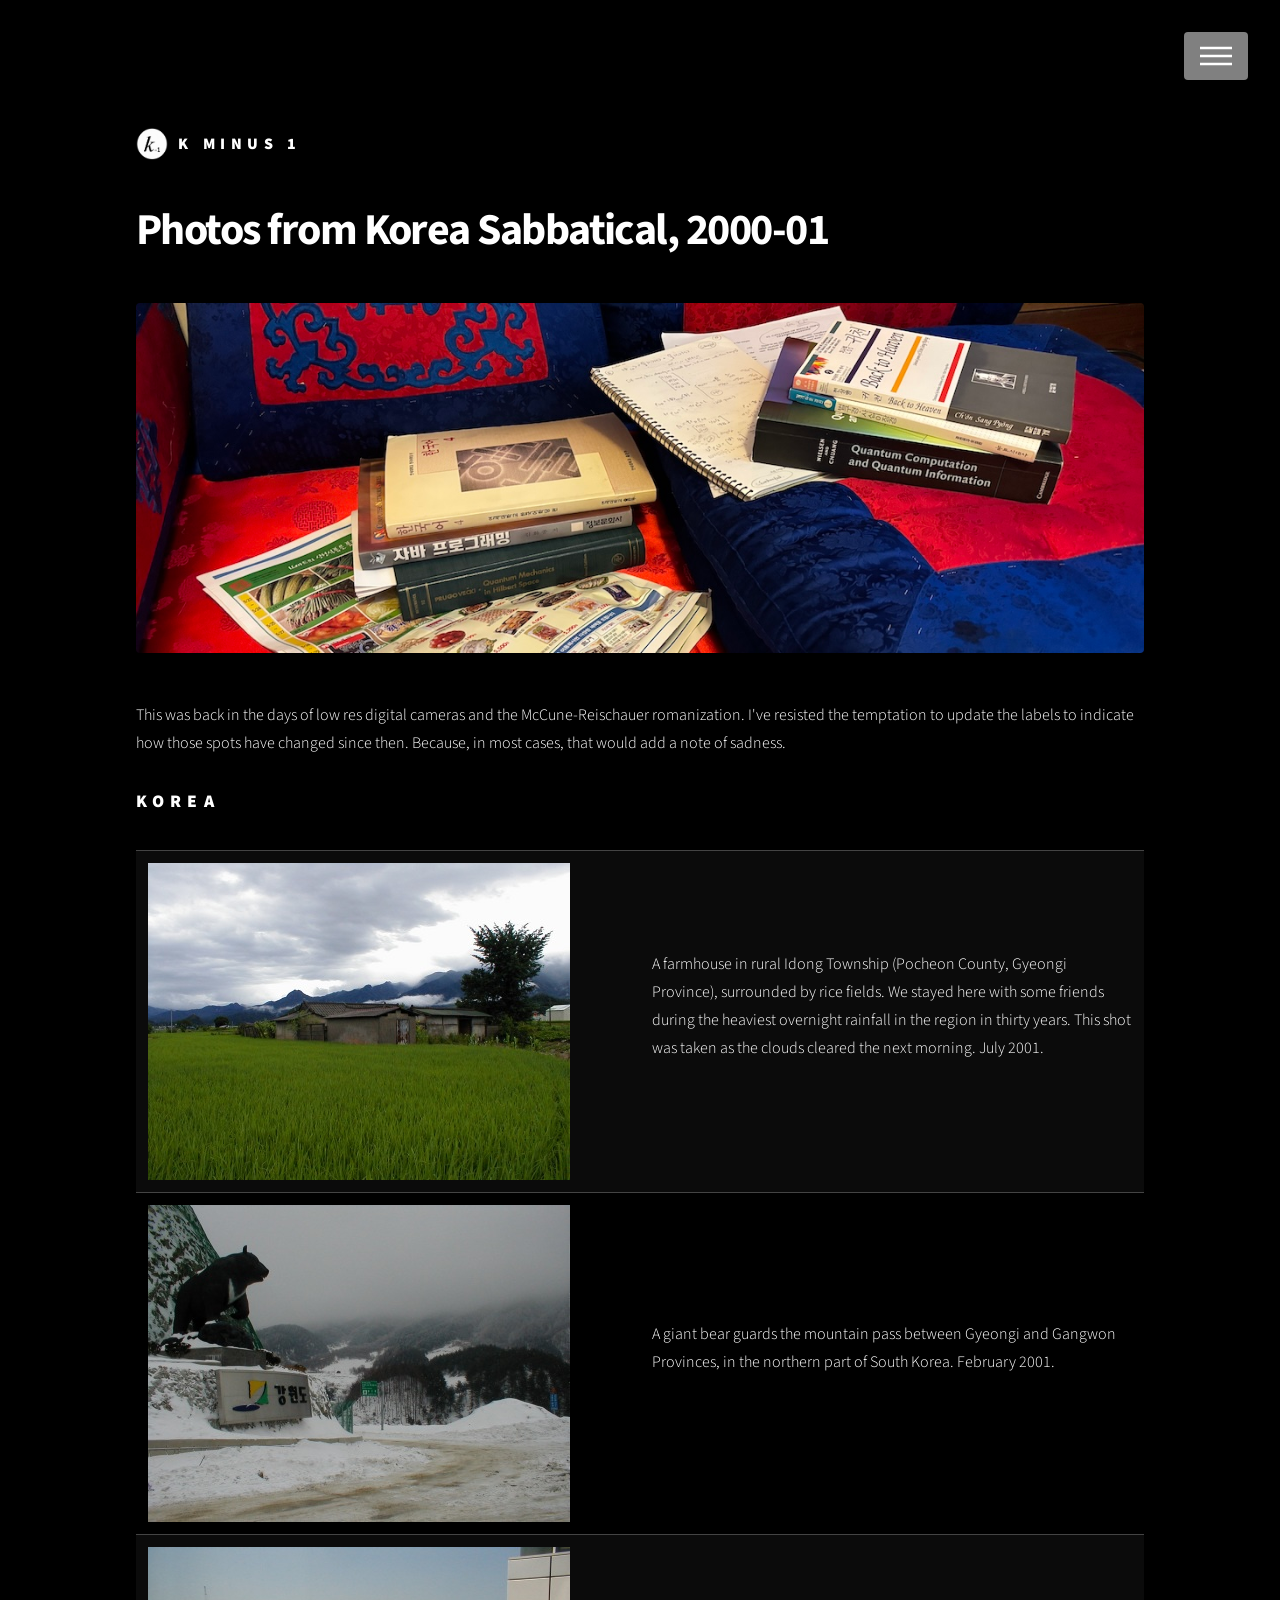
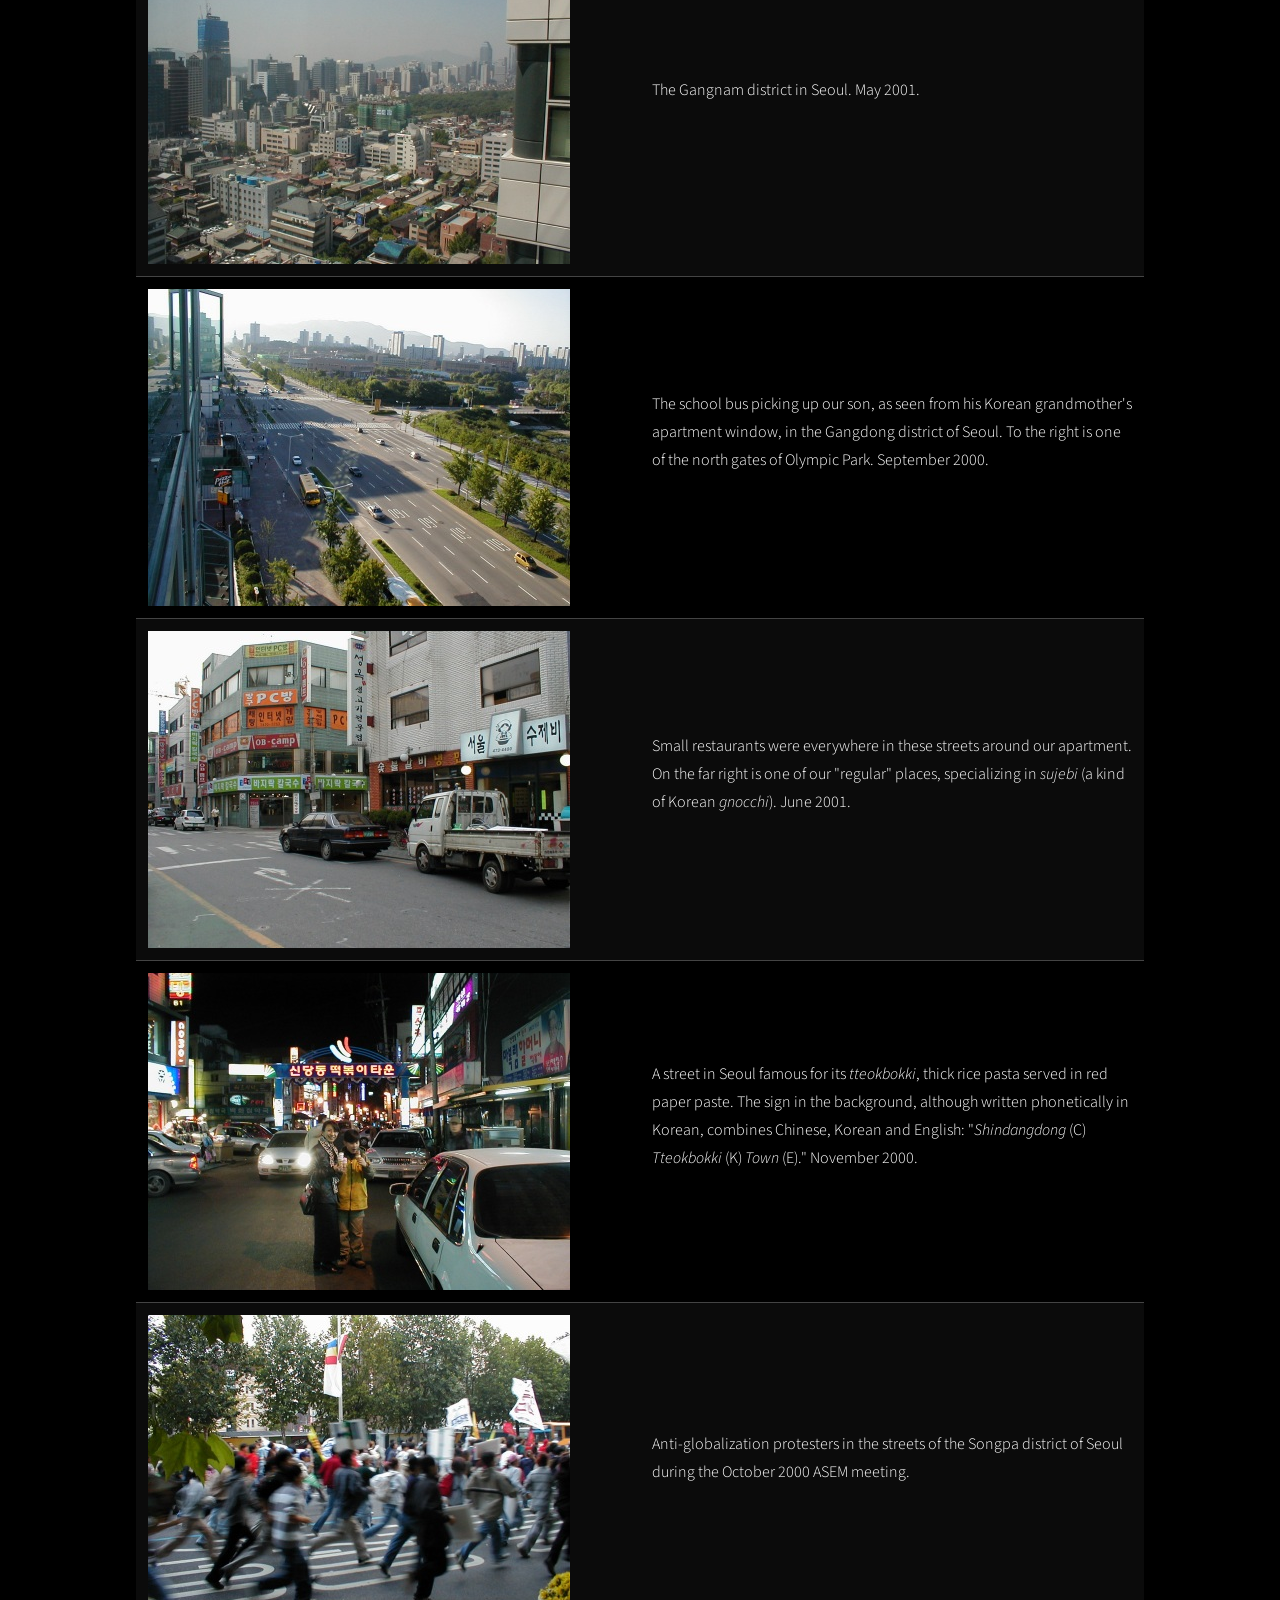
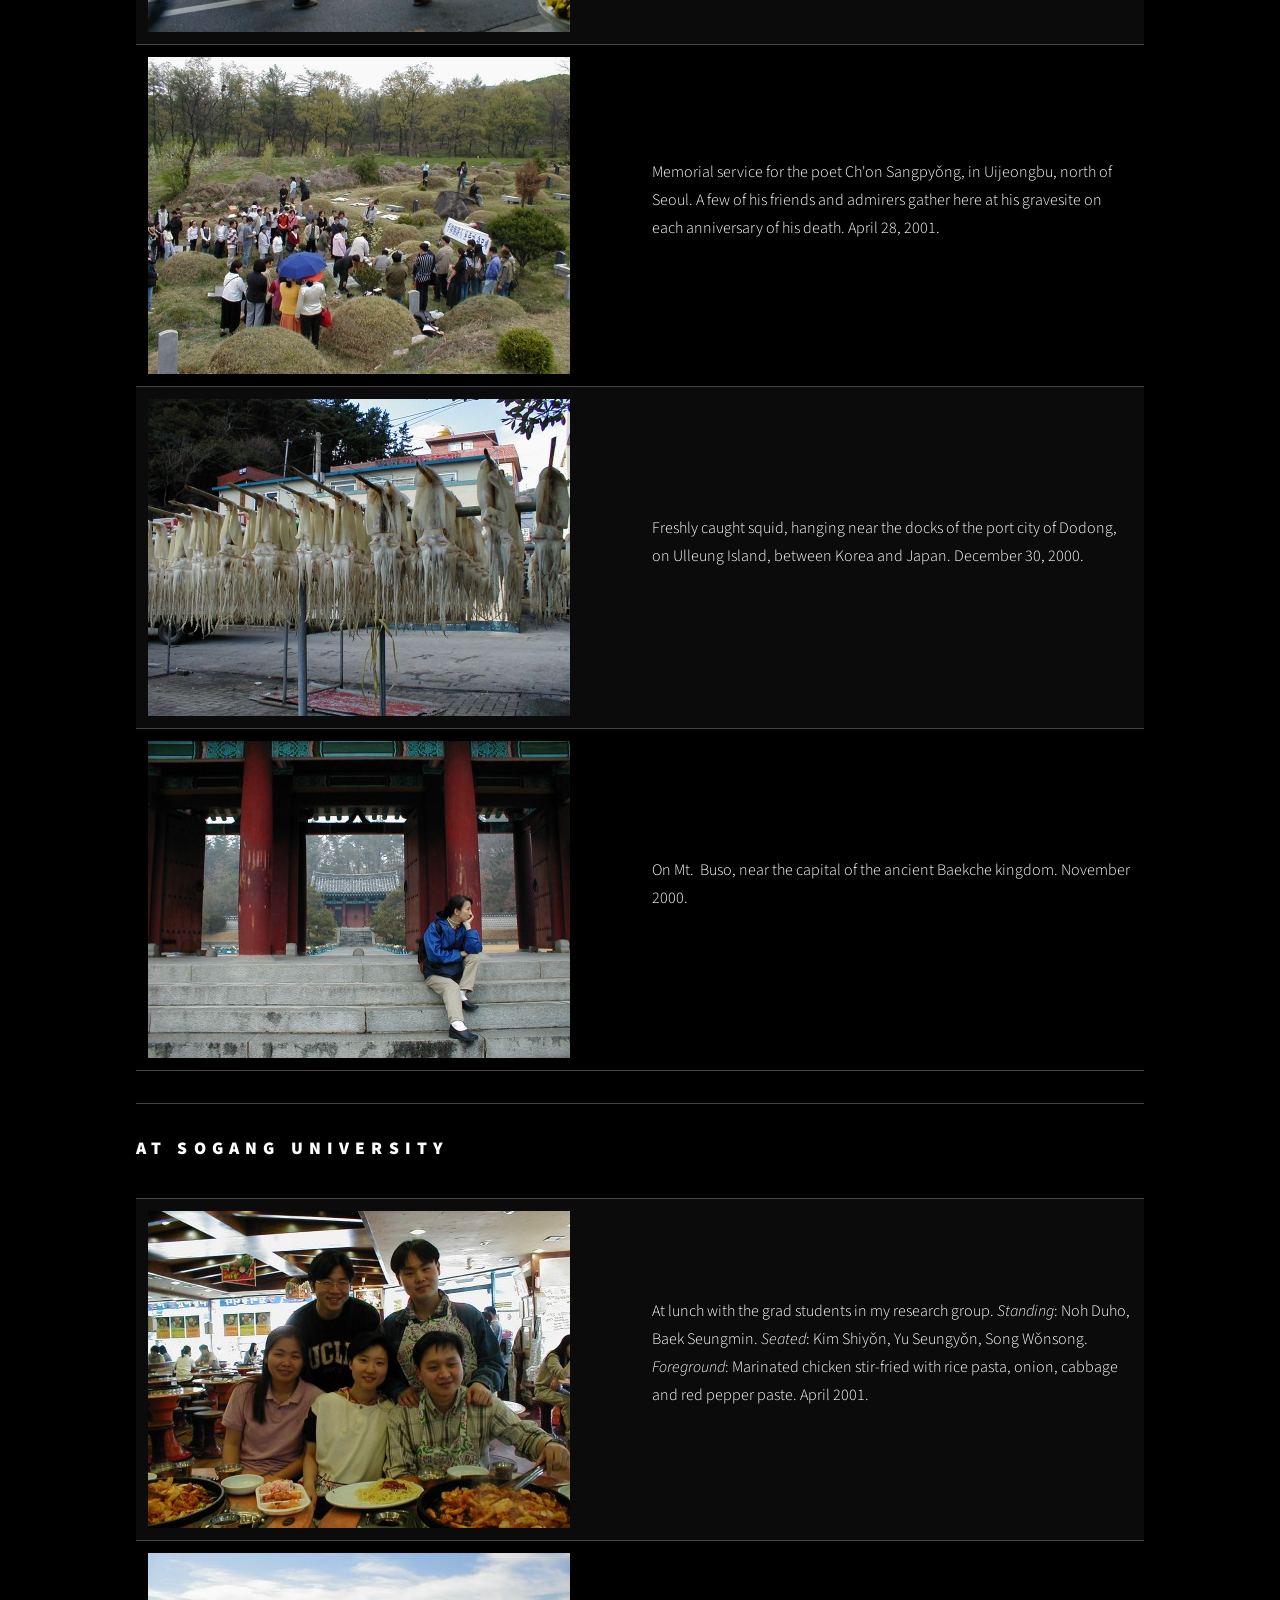
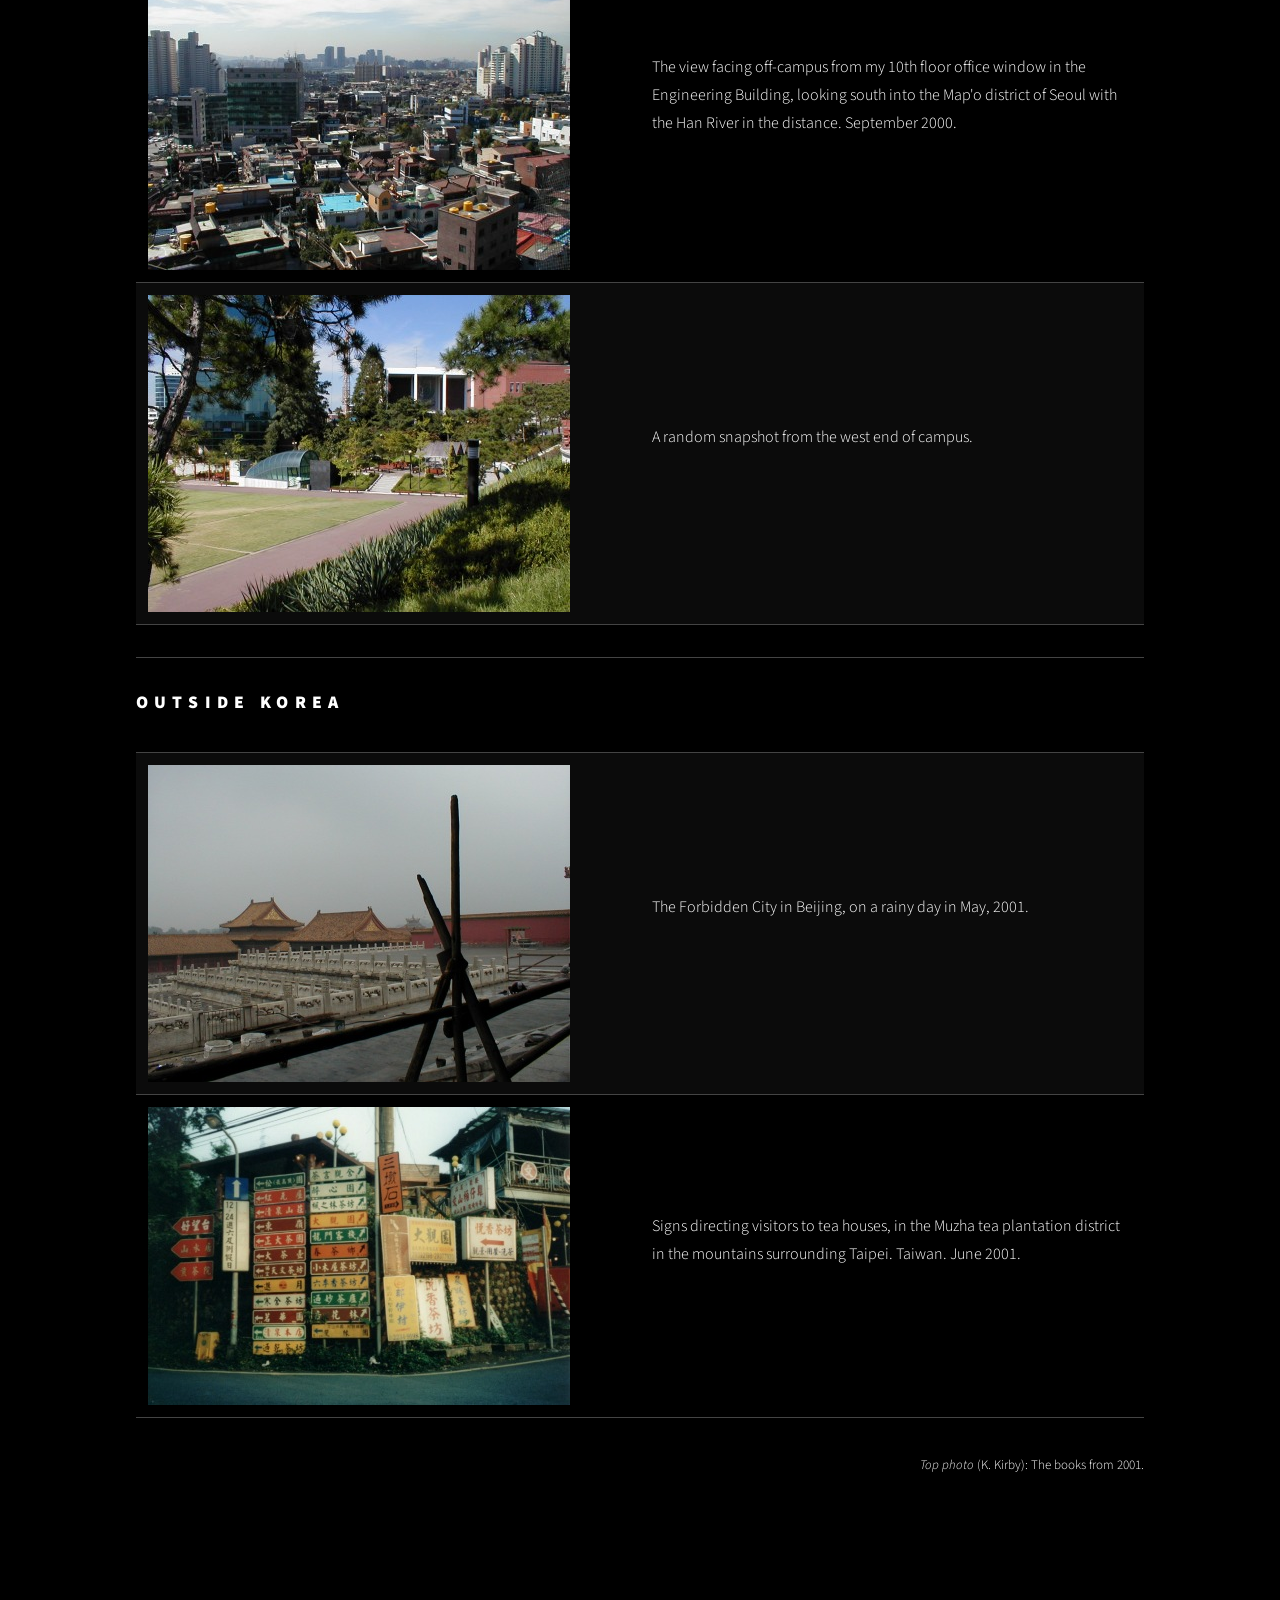
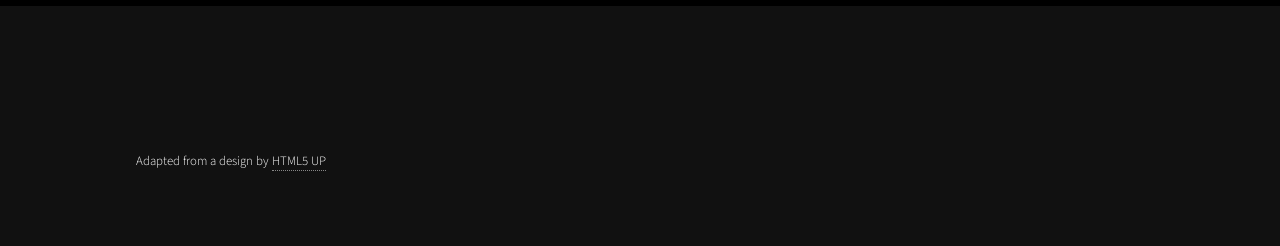
<file: ent_KoreaSabbatical.html>
<!DOCTYPE HTML>
<!--
	Phantom by HTML5 UP
	html5up.net | @ajlkn
	Free for personal and commercial use under the CCA 3.0 license (html5up.net/license)
-->
<html>
	<head>
		<title>Korean Sabbatical Photos</title>
		<meta charset="utf-8" />
		<meta name="viewport" content="width=device-width, initial-scale=1, user-scalable=no" />
		<link rel="stylesheet" href="assets/css/main.css" />
		<noscript><link rel="stylesheet" href="assets/css/noscript.css" /></noscript>
	</head>
	<body class="is-preload">
		<!-- Wrapper -->
			<div id="wrapper">

				<!-- Header -->
					<header id="header">
						<div class="inner">

							<!-- Logo -->
								<a href="index.html" class="logo">
									<span class="symbol"><img src="images/k_-1 logo.png" alt="" /></span><span class="title">k minus 1</span>
								</a>

							<!-- Nav -->
								<nav>
									<ul>
										<li><a href="#menu">Menu</a></li>
									</ul>
								</nav>

						</div>
					</header>

				<!-- Menu -->
					<nav id="menu">
						<h2>Menu</h2>
						<ul>
							<li><a href="index.html">Home</a></li>
							<li><a href="ent_WhatIsThis.html">What is this?</a></li>
							<li><a href="ent_Bio.html">Bio</a></li>
							<li><a href="ent_AIstatement.html">Statement on AI usage</a></li>
						</ul>
					</nav>

				<!-- Main -->
					<div id="main">
						<div class="inner">
							<h1>Photos from Korea Sabbatical, 2000-01</h1>
							<span class="image main"><img src="images/zKorSabbStuff_landscape.jpeg" alt="" /></span>
							
<div>
  <p>
    This was back in the days of low res digital cameras and the McCune-Reischauer romanization. 
    I've resisted the temptation to update the labels to indicate how those spots have changed 
    since then. Because, in most cases, that would add a note of sadness. 
  </p>

<h2>Korea</h2>


<TABLE CELLPADDING="4" style="width: 100%; max-width: 100%; table-layout: fixed; border-collapse: collapse;">
<TR>
  <TD>
  <img border="0" src="images/korea/idongjip.jpg" style="max-width: 100%; height: auto; display: block;">
  </TD>
  <TD style="text-align: left; vertical-align: middle;">
 <p>A farmhouse in rural Idong Township
  (Pocheon County, Gyeongi Province), surrounded by rice fields. We stayed here with some friends
  during the heaviest overnight rainfall in the region in thirty years. This
  shot was taken as the clouds cleared the next morning. July 2001.</p> 
  </TD>
</TR>
<TR>
  <TD>
  <img border="0" src="images/korea/borderbear.jpg" style="max-width: 100%; height: auto; display: block;">
  </TD>
  <TD style="text-align: left; vertical-align: middle;">
  <p>A giant bear guards the mountain pass
  between Gyeongi and Gangwon Provinces, in the northern part of South
  Korea.&nbsp;February 2001.</p> 
  </TD>
</TR>
<TR>
  <TD>
  <img border="0" src="images/korea/kangnam.jpg" style="max-width: 100%; height: auto; display: block;">
  </TD>
  <TD style="text-align: left; vertical-align: middle;">
  <p>The Gangnam district in Seoul. May 2001.</p> 
  </TD>
</TR>
<TR>
  <TD>
  <img border="0" src="images/korea/olympic.jpg" style="max-width: 100%; height: auto; display: block;">
  </TD>
  <TD style="text-align: left; vertical-align: middle;">
  <p>The school bus picking up our son, as
  seen from his Korean grandmother's apartment window, in the Gangdong district
  of Seoul. To the right is one of the north gates of Olympic Park. September
  2000.</p> 
  </TD>
</TR>
<TR>
  <TD>
  <img border="0" src="images/korea/sujebijip.jpg" style="max-width: 100%; height: auto; display: block;">
  </TD>
  <TD style="text-align: left; vertical-align: middle;">
  <p>Small restaurants were everywhere in
  these streets around our apartment. On the far right is one of our
  &quot;regular&quot; places, specializing in <i>sujebi</i> (a kind of Korean <i>gnocchi</i>).&nbsp;June
  2001.</p> 
  </TD>
</TR>
<tr>
  <TD>
  <img border="0" src="images/korea/ttokbokki.jpg" style="max-width: 100%; height: auto; display: block;">
  </TD>
  <TD style="text-align: left; vertical-align: middle;">
  <p>A street in Seoul famous for its <i>tteokbokki</i>,
  thick rice pasta served in red paper paste. The sign in the background, although
  written phonetically in Korean, combines Chinese, Korean and English: &quot;<i>Shindangdong</i>
  (C) <i>Tteokbokki</i> (K) <i>Town</i> (E).&quot;&nbsp;November 2000.</p> 
  </TD>
</tr>
<TR>
  <TD s>
  <img border="0" src="images/korea/asemdemo.jpg" style="max-width: 100%; height: auto; display: block;">
  </TD>
  <TD style="text-align: left; vertical-align: middle;">
  <p>Anti-globalization protesters in the
  streets of the Songpa district of Seoul during the October 2000 ASEM meeting.</p> 
  </TD>
</TR>
<TR>
  <TD >
  <img border="0" src="images/korea/chonsangpyongmyoso.jpg" style="max-width: 100%; height: auto; display: block;">
  </TD>
  <TD style="text-align: left; vertical-align: middle;">
  <p>Memorial service for the poet Ch'on
  Sangpyǒng, in Uijeongbu, north of Seoul. A few of his friends and admirers
  gather here at his gravesite on each anniversary of his death.&nbsp;April 28,
  2001.</p> 
  </TD>
</TR>
<TR>
  <TD>
  <img border="0" src="images/korea/ullungsquid.jpg" style="max-width: 100%; height: auto; display: block;">
  </TD>
  <TD style="text-align: left; vertical-align: middle;">
  <p>Freshly caught squid, hanging near the
  docks of the port city of Dodong, on Ulleung Island, between Korea and Japan.
  December 30, 2000.</p> 
  </TD>
</TR>
<TR>
  <TD >
  <img border="0" src="images/korea/pusosan.jpg" style="max-width: 100%; height: auto; display: block;">
  </TD>
  <TD style="text-align: left; vertical-align: middle;">
  <p>On Mt.&nbsp; Buso, near the
  capital of the ancient Baekche kingdom.&nbsp;November 2000.</p> 
  </TD>
</TR></TABLE>

<hr>

<h2> At Sogang University</h2>


<TABLE CELLPADDING="4" style="width: 100%; max-width: 100%; table-layout: fixed; border-collapse: collapse;">
<TR>
  <TD>
  <IMG SRC="images/korea/gradstudents.jpg" ALT="Grad Students" style="max-width: 100%; height: auto; display: block;">
  </TD>
  <TD style="text-align: left; vertical-align: middle;">
  <p>
  At lunch with the grad students in my research group.
  <I>Standing</I>: Noh Duho, Baek Seungmin.
  <I>Seated</I>: Kim Shiyǒn, Yu Seungyǒn, Song Wǒnsong.
  <I>Foreground</I>: Marinated chicken stir-fried with rice pasta, onion, 
  cabbage and red pepper paste. April 2001. 
  </p> 
  </TD>
</TR>
<TR>
  <TD>
  <IMG SRC="images/korea/mapoview.jpg" ALT="Office View" style="max-width: 100%; height: auto; display: block;">
  </TD>
  <TD style="text-align: left; vertical-align: middle;">
  <p>
  The view facing off-campus from my 10th floor office window in the Engineering Building, 
  looking south into the Map'o district of Seoul with the Han River in the distance.
  September 2000.
  </p> 
  </TD>
</TR>
<TR>
  <TD>
  <IMG SRC="images/korea/sogang.jpg" ALT="Campus" style="max-width: 100%; height: auto; display: block;">
  </TD>
  <TD style="text-align: left; vertical-align: middle;">
  <p>
  A random snapshot from the west end of campus.
  </p> 
  </TD>
</TR></TABLE>
<a name="korfotos"></a>
<hr>


<h2>Outside Korea</h2>


<TABLE CELLPADDING="4" style="width: 100%; max-width: 100%; table-layout: fixed; border-collapse: collapse;">
<TR>
  <TD>
  <img border="0" src="images/korea/forbcity.jpg" style="max-width: 100%; height: auto; display: block;">
  </TD>
 <TD style="text-align: left; vertical-align: middle;">
  <p>The Forbidden City in Beijing, on a
  rainy day in May, 2001.</p> 
  </TD>
</TR>
<TR>
  <TD>
  <img border="0" src="images/korea/muzha.jpg" style="max-width: 100%; height: auto; display: block;">
  </TD>
  <TD style="text-align: left; vertical-align: middle;">
  <p>Signs directing visitors to tea houses,
  in the Muzha tea plantation district in the mountains surrounding Taipei.
  Taiwan. June 2001.</p> 
  </TD>
</TR>
</TABLE>	
</div>

<p style="text-align: right;"><font size="2"><i>Top photo</i> (K. Kirby): The books from 2001.</font></p></p>
						</div>
					</div>

				<!-- Footer -->
					<footer id="footer">
						<div class="inner">
							<ul class="copyright">
								<li>Adapted from a design by <a href="http://html5up.net">HTML5 UP</a></li>
							</ul>
						</div>
					</footer>

			</div>

		<!-- Scripts -->
			<script src="assets/js/jquery.min.js"></script>
			<script src="assets/js/browser.min.js"></script>
			<script src="assets/js/breakpoints.min.js"></script>
			<script src="assets/js/util.js"></script>
			<script src="assets/js/main.js"></script>

	</body>
</html>
</file>
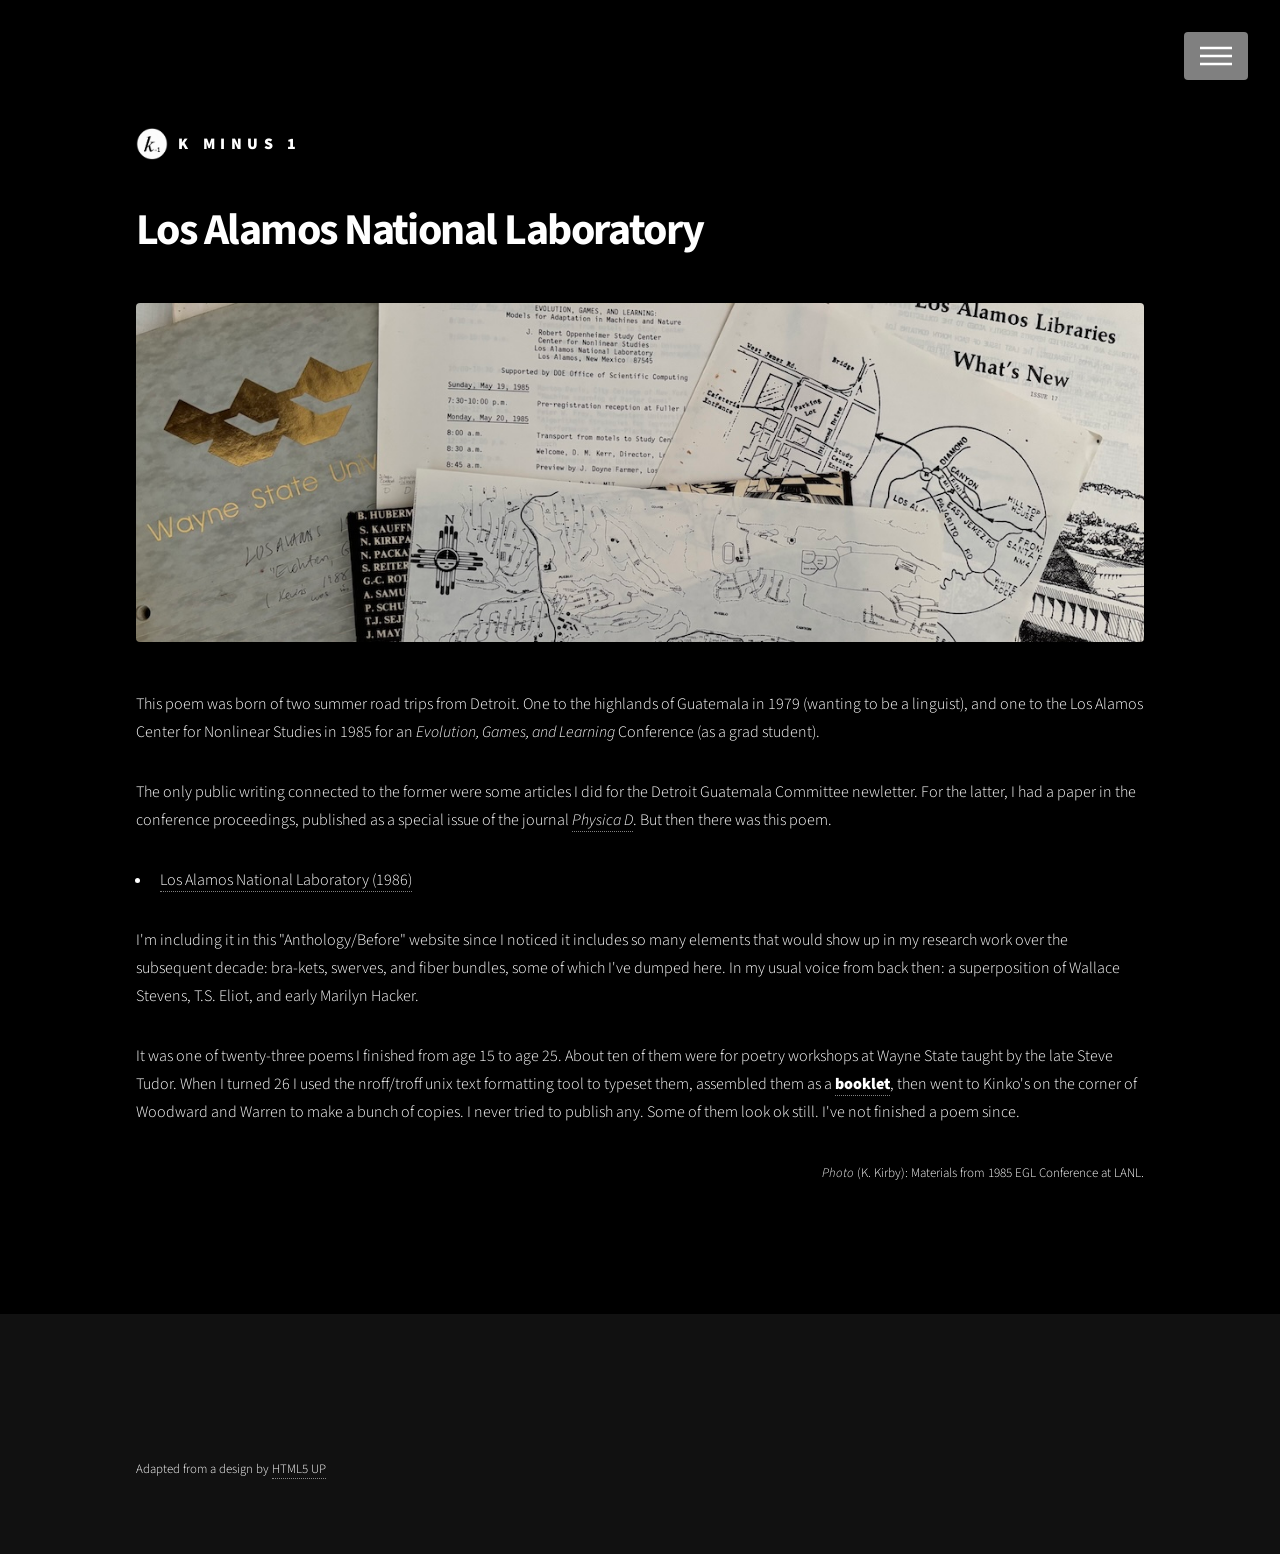
<file: ent_LANL.html>
<!DOCTYPE HTML>
<!--
	Phantom by HTML5 UP
	html5up.net | @ajlkn
	Free for personal and commercial use under the CCA 3.0 license (html5up.net/license)
-->
<html>
	<head>
		<title>K-1 Los Alamos National Laboratory</title>
		<meta charset="utf-8" />
		<meta name="viewport" content="width=device-width, initial-scale=1, user-scalable=no" />
		<link rel="stylesheet" href="assets/css/main.css" />
		<noscript><link rel="stylesheet" href="assets/css/noscript.css" /></noscript>
	</head>
	<body class="is-preload">
		<!-- Wrapper -->
			<div id="wrapper">

				<!-- Header -->
					<header id="header">
						<div class="inner">

							<!-- Logo -->
								<a href="index.html" class="logo">
									<span class="symbol"><img src="images/k_-1 logo.png" alt="" /></span><span class="title">k minus 1</span>
								</a>

							<!-- Nav -->
								<nav>
									<ul>
										<li><a href="#menu">Menu</a></li>
									</ul>
								</nav>

						</div>
					</header>

				<!-- Menu -->
					<nav id="menu">
						<h2>Menu</h2>
						<ul>
							<li><a href="index.html">Home</a></li>
							<li><a href="ent_WhatIsThis.html">What is this?</a></li>
							<li><a href="ent_Bio.html">Bio</a></li>
							<li><a href="ent_AIstatement.html">Statement on AI usage</a></li>
						</ul>
					</nav>

				<!-- Main -->
					<div id="main">
						<div class="inner">
							<h1>Los Alamos National Laboratory</h1>
							<span class="image main"><img src="images/zLANLstuff_landscape.jpeg" alt="" /></span>
							
<p>
This poem was born of two summer road trips from Detroit. One to the highlands of Guatemala in 1979 (wanting to be a linguist), 
and one to the Los Alamos Center for Nonlinear Studies in 1985 for an <i>Evolution, Games, and Learning</i> Conference (as a grad student).
</p>
<p>
The only public writing connected to the former were some articles I did for the Detroit Guatemala Committee newletter.
For the latter, I had a paper in the conference proceedings, published as a special issue of the journal 
<a href="https://www.sciencedirect.com/journal/physica-d-nonlinear-phenomena/vol/22/issue/1"><i>Physica D</i></a>. 
But then there was this poem.
</p>
<ul>
	<li><a href="docs/Kirby_1986_LANL_Poem.pdf" >Los Alamos National Laboratory (1986)</a></li>
</ul>

<p>
I'm including it in this "Anthology/Before" website since I noticed it includes so many elements that would
show up in my research work over the subsequent decade: bra-kets, swerves, and fiber bundles,
some of which I've dumped here.
In my usual voice from back then: a superposition of Wallace Stevens, T.S. Eliot, and early Marilyn Hacker.
</p>
<p>It was one of twenty-three poems I finished from age 15 to age 25. About ten of them were for poetry workshops at Wayne State
	taught by the late Steve Tudor. 
	When I turned 26 I used the nroff/troff unix text formatting tool to typeset
	them, assembled them as a <a href="docs/Kirby_TheFiberBundle_TOC.pdf"><b>booklet</b></a>, then went to Kinko's 
	on the corner of Woodward and Warren to make a bunch of copies. I never tried to publish any. 
	Some of them look ok still. I've not finished a poem since.
</p>
  

<p style="text-align: right;"><font size="2"><i>Photo</i> (K. Kirby): Materials from 1985 EGL Conference at LANL.</font></p></p>
						</div>
					</div>

				<!-- Footer -->
					<footer id="footer">
						<div class="inner">
							<ul class="copyright">
								<li>Adapted from a design by <a href="http://html5up.net">HTML5 UP</a></li>
							</ul>
						</div>
					</footer>

			</div>

		<!-- Scripts -->
			<script src="assets/js/jquery.min.js"></script>
			<script src="assets/js/browser.min.js"></script>
			<script src="assets/js/breakpoints.min.js"></script>
			<script src="assets/js/util.js"></script>
			<script src="assets/js/main.js"></script>

	</body>
</html>
</file>
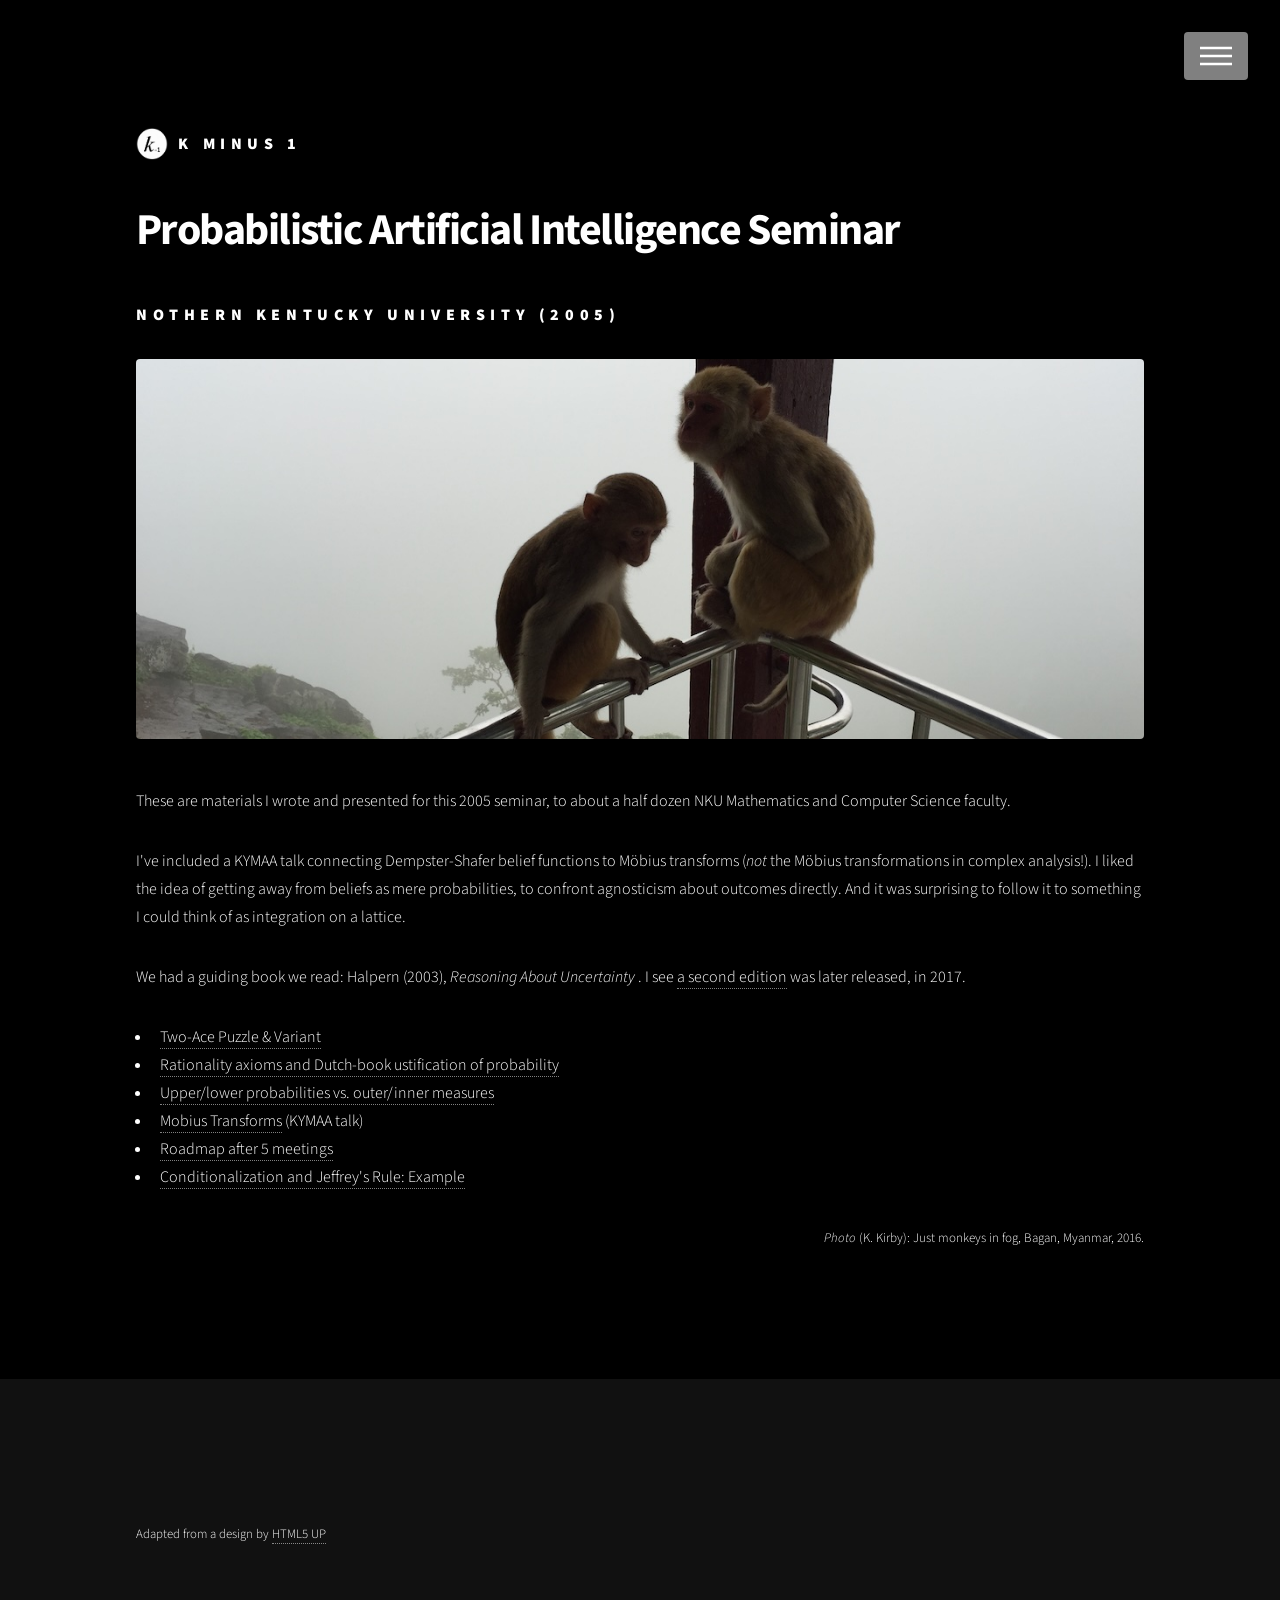
<file: ent_ProbabilisticAISeminar2005.html>
<!DOCTYPE HTML>
<!--
	Phantom by HTML5 UP
	html5up.net | @ajlkn
	Free for personal and commercial use under the CCA 3.0 license (html5up.net/license)
-->
<html>
	<head>
		<title>K-1 Probabilistic AI</title>
		<meta charset="utf-8" />
		<meta name="viewport" content="width=device-width, initial-scale=1, user-scalable=no" />
		<link rel="stylesheet" href="assets/css/main.css" />
		<noscript><link rel="stylesheet" href="assets/css/noscript.css" /></noscript>
	</head>
	<body class="is-preload">
		<!-- Wrapper -->
			<div id="wrapper">

				<!-- Header -->
					<header id="header">
						<div class="inner">

							<!-- Logo -->
								<a href="index.html" class="logo">
									<span class="symbol"><img src="images/k_-1 logo.png" alt="" /></span><span class="title">k minus 1</span>
								</a>

							<!-- Nav -->
								<nav>
									<ul>
										<li><a href="#menu">Menu</a></li>
									</ul>
								</nav>

						</div>
					</header>

				<!-- Menu -->
					<nav id="menu">
						<h2>Menu</h2>
						<ul>
							<li><a href="index.html">Home</a></li>
							<li><a href="ent_WhatIsThis.html">What is this?</a></li>
							<li><a href="ent_Bio.html">Bio</a></li>
							<li><a href="ent_AIstatement.html">Statement on AI usage</a></li>
						</ul>
					</nav>

				<!-- Main -->
					<div id="main">
						<div class="inner">
							<h1>Probabilistic Artificial Intelligence Seminar</h1>
							<h3>Nothern Kentucky University (2005)</h3>
							<span class="image main"><img src="images/zMonkeysMandalay_wide.jpg" alt="" /></span>
							
<p>
These are materials I wrote and presented for this 2005 seminar, to about a half dozen NKU Mathematics and Computer Science
faculty. 
</p>
<p>I've included a KYMAA talk connecting Dempster-Shafer belief functions 
to Möbius transforms (<i>not</i> the Möbius transformations in complex analysis!). I liked the idea of getting away from beliefs 
as mere probabilities, to confront agnosticism about outcomes directly. And it was surprising to follow it to something 
I could think of as
 integration on a lattice.
</p>
<p>
We had a guiding book we read: Halpern (2003), <i>Reasoning About Uncertainty </i>. I see 
<a href="https://direct.mit.edu/books/monograph/3540/Reasoning-about-Uncertainty">a second edition</a>
was later released, in 2017.
</p>


<ul>
  <li><a href="docs/TwoAces.pdf">Two-Ace Puzzle &amp; Variant</a><br></li>
  <li><a href="docs/RATaxioms.pdf">Rationality axioms and Dutch-book ustification of probability</a></li>
  <li><a href="docs/UpperLowerInnerOuter.pdf">Upper/lower probabilities vs. outer/inner measures</a><br></li>
  <li><a href="docs/Kymaa2005.pdf">Mobius Transforms</a> (KYMAA talk)<br></li>
  <li><a href="docs/Roadmap.pdf">Roadmap after 5 meetings</a></li>
  <li><a href="docs/BeliefUpdateExamples.pdf">Conditionalization and Jeffrey's Rule: Example</a></li>
  </li>
</ul>



		  <p style="text-align: right;"><font size="2"><i>Photo</i> (K. Kirby): Just monkeys in fog, Bagan, Myanmar, 2016.</font></p></p>
						</div>
					</div>


				<!-- Footer -->
					<footer id="footer">
						<div class="inner">
							<ul class="copyright">
								<li>Adapted from a design by <a href="http://html5up.net">HTML5 UP</a></li>
							</ul>
						</div>
					</footer>

			</div>

		<!-- Scripts -->
			<script src="assets/js/jquery.min.js"></script>
			<script src="assets/js/browser.min.js"></script>
			<script src="assets/js/breakpoints.min.js"></script>
			<script src="assets/js/util.js"></script>
			<script src="assets/js/main.js"></script>

	</body>
</html>
</file>
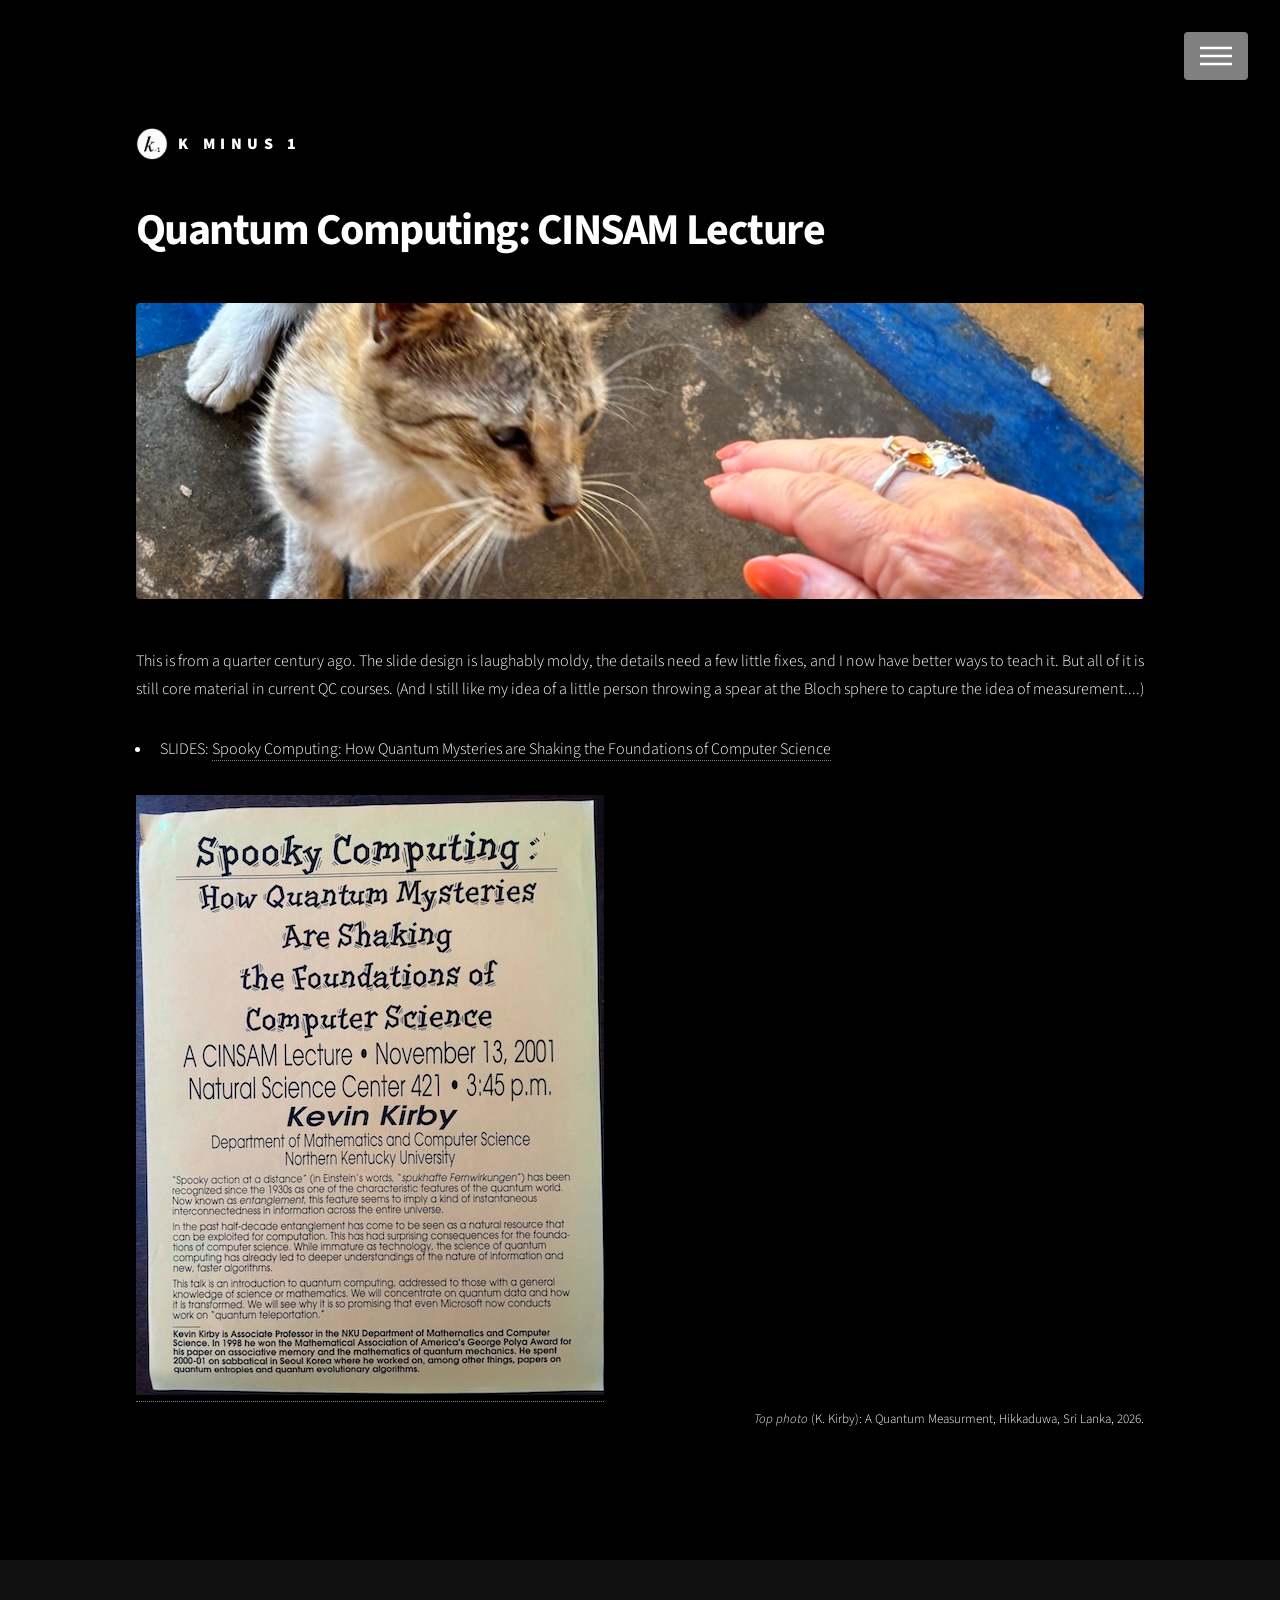
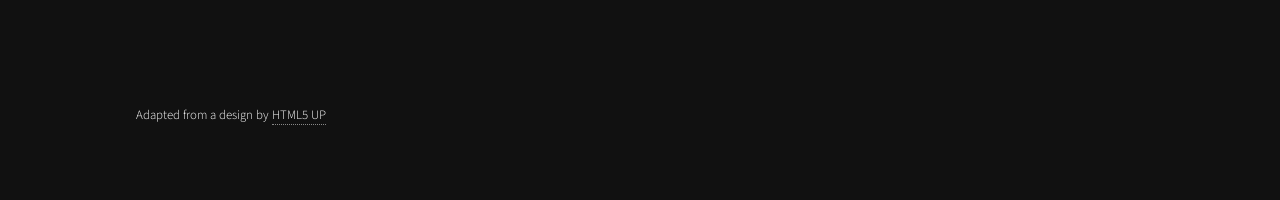
<file: ent_QuantumComputingTalk2001.html>
<!DOCTYPE HTML>
<!--
	Phantom by HTML5 UP
	html5up.net | @ajlkn
	Free for personal and commercial use under the CCA 3.0 license (html5up.net/license)
-->
<html>
	<head>
		<title>K-1 QC Talk 2001</title>
		<meta charset="utf-8" />
		<meta name="viewport" content="width=device-width, initial-scale=1, user-scalable=no" />
		<link rel="stylesheet" href="assets/css/main.css" />
		<noscript><link rel="stylesheet" href="assets/css/noscript.css" /></noscript>
	</head>
	<body class="is-preload">
		<!-- Wrapper -->
			<div id="wrapper">

				<!-- Header -->
					<header id="header">
						<div class="inner">

							<!-- Logo -->
								<a href="index.html" class="logo">
									<span class="symbol"><img src="images/k_-1 logo.png" alt="" /></span><span class="title">k minus 1</span>
								</a>

							<!-- Nav -->
								<nav>
									<ul>
										<li><a href="#menu">Menu</a></li>
									</ul>
								</nav>

						</div>
					</header>

				<!-- Menu -->
					<nav id="menu">
						<h2>Menu</h2>
						<ul>
							<li><a href="index.html">Home</a></li>
							<li><a href="ent_WhatIsThis.html">What is this?</a></li>
							<li><a href="ent_Bio.html">Bio</a></li>
							<li><a href="ent_AIstatement.html">Statement on AI usage</a></li>
						</ul>
					</nav>

				<!-- Main -->
					<div id="main">
						<div class="inner">
							<h1>Quantum Computing: CINSAM Lecture</h1>
							<span class="image main"><img src="images/zCatInLanka_wide.jpg" alt="Hand touching a Schrödinger'd cat, to measure it" /></span>
							
<p>
This is from a quarter century ago. The slide design is laughably moldy, the details need a few little fixes, 
and I now have better ways to teach it. But all of it is still core material 
in current QC courses. 
(And I still like my idea of a little person throwing a spear at the Bloch sphere to capture the idea of measurement....)
</p>
          <ul>
              <li><font size="3">SLIDES: <a href="docs/SpookyComputing 2001.pdf">Spooky Computing: How Quantum Mysteries are Shaking the Foundations of Computer Science</a></font><br/>
              </li>
          </ul>
		  

	<a href="docs/SpookyComputing 2001.pdf"><img src="images/zSpookyComputingFlyer.jpeg" alt="flyer" style="max-width: 100%; height: auto;"/></a>

<p style="text-align: right;"><font size="2"><i>Top photo</i> (K. Kirby): A Quantum Measurment, Hikkaduwa, Sri Lanka, 2026.</font></p></p>
						</div>
					</div>

				<!-- Footer -->
					<footer id="footer">
						<div class="inner">
							<ul class="copyright">
								<li>Adapted from a design by <a href="http://html5up.net">HTML5 UP</a></li>
							</ul>
						</div>
					</footer>

			</div>

		<!-- Scripts -->
			<script src="assets/js/jquery.min.js"></script>
			<script src="assets/js/browser.min.js"></script>
			<script src="assets/js/breakpoints.min.js"></script>
			<script src="assets/js/util.js"></script>
			<script src="assets/js/main.js"></script>

	</body>
</html>
</file>
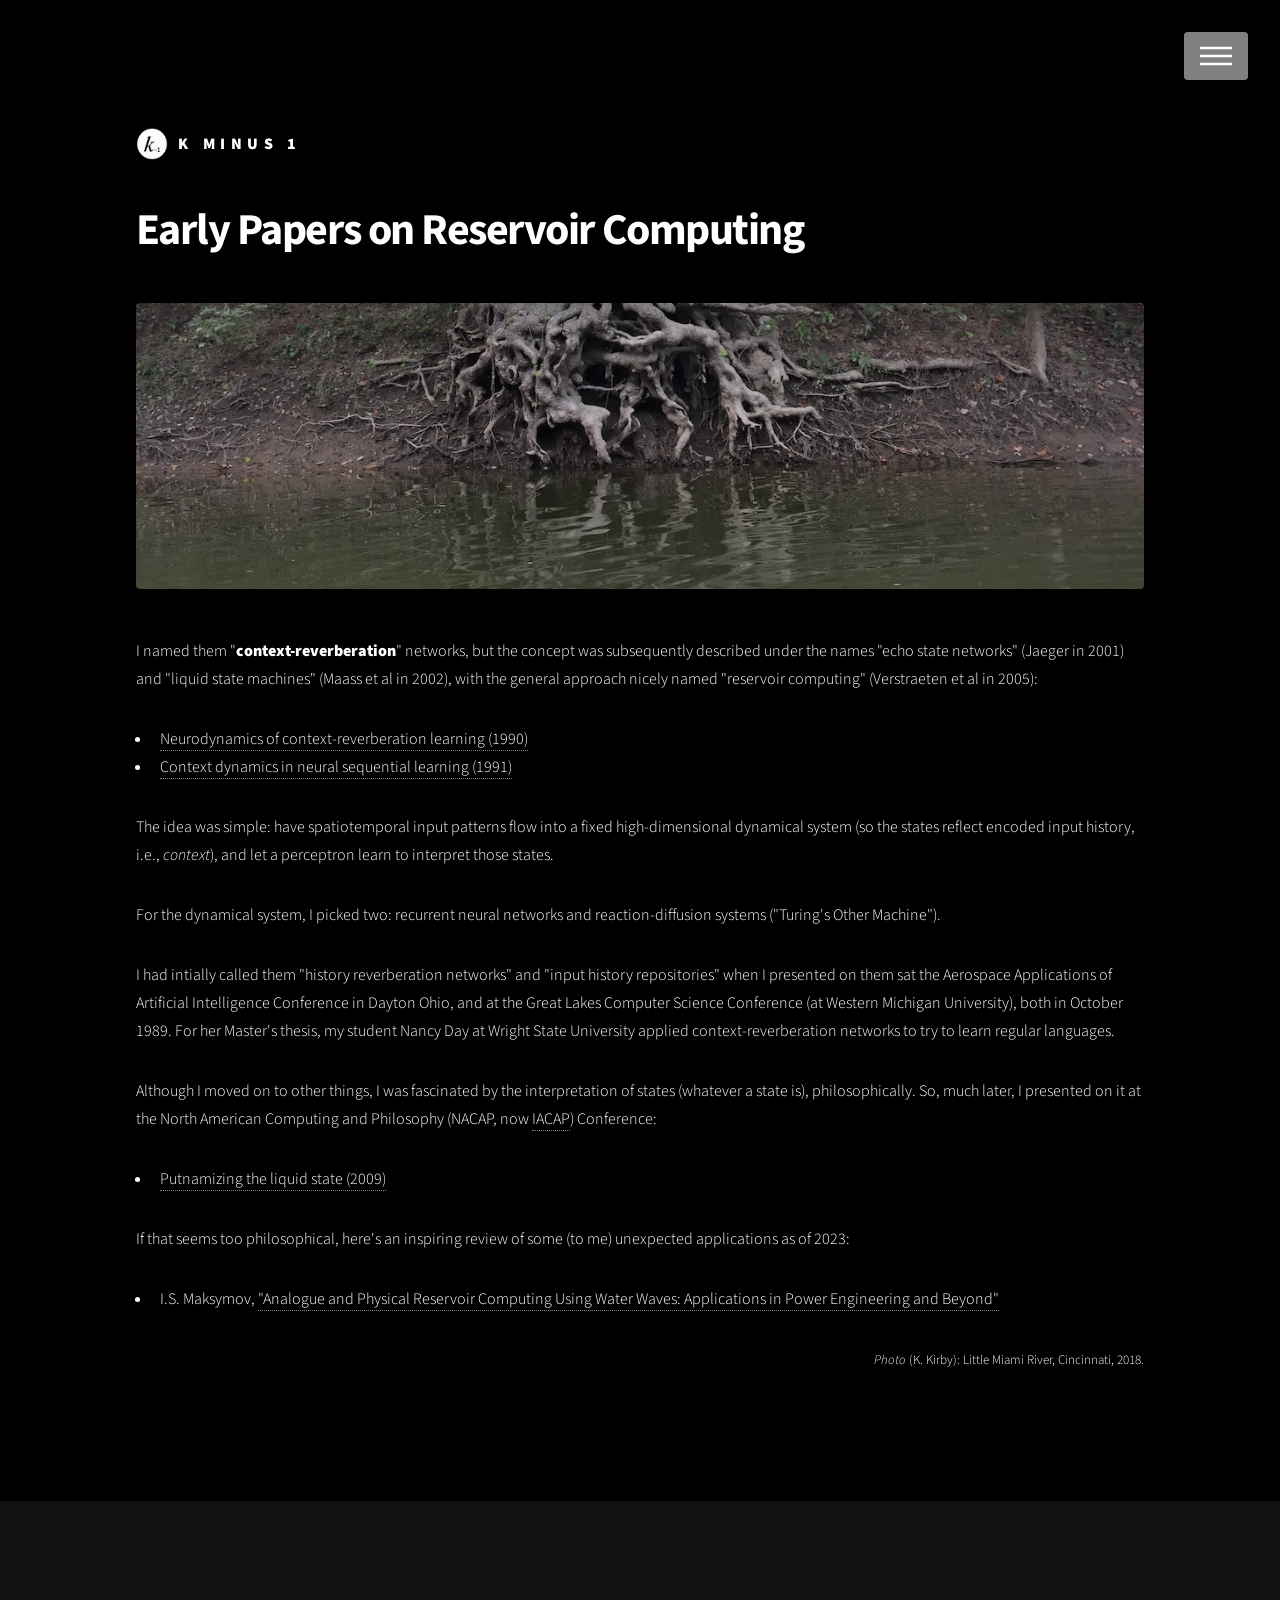
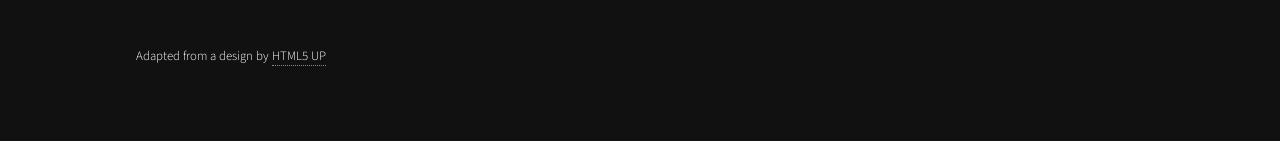
<file: ent_ReservoirComputingPapers.html>
<!DOCTYPE HTML>
<!--
	Phantom by HTML5 UP
	html5up.net | @ajlkn
	Free for personal and commercial use under the CCA 3.0 license (html5up.net/license)
-->
<html>
	<head>
		<title>K-1 Reservoir Computing Papers</title>
		<meta charset="utf-8" />
		<meta name="viewport" content="width=device-width, initial-scale=1, user-scalable=no" />
		<link rel="stylesheet" href="assets/css/main.css" />
		<noscript><link rel="stylesheet" href="assets/css/noscript.css" /></noscript>
	</head>
	<body class="is-preload">
		<!-- Wrapper -->
			<div id="wrapper">

				<!-- Header -->
					<header id="header">
						<div class="inner">

							<!-- Logo -->
								<a href="index.html" class="logo">
									<span class="symbol"><img src="images/k_-1 logo.png" alt="" /></span><span class="title">k minus 1</span>
								</a>

							<!-- Nav -->
								<nav>
									<ul>
										<li><a href="#menu">Menu</a></li>
									</ul>
								</nav>

						</div>
					</header>

				<!-- Menu -->
					<nav id="menu">
						<h2>Menu</h2>
						<ul>
							<li><a href="index.html">Home</a></li>
							<li><a href="ent_WhatIsThis.html">What is this?</a></li>
							<li><a href="ent_Bio.html">Bio</a></li>
							<li><a href="ent_AIstatement.html">Statement on AI usage</a></li>
						</ul>
					</nav>

				<!-- Main -->
					<div id="main">
						<div class="inner">
							<h1>Early Papers on Reservoir Computing</h1>
							<span class="image main"><img src="images/zTreeRootsLittleMiami_landscape.jpg" alt="" /></span>
							
<p>
I named them "<b>context-reverberation</b>" networks, but the concept was subsequently described under the names 
"echo state networks" (Jaeger in  2001) and
"liquid state machines" (Maass et al in 2002), 
with the general approach nicely named "reservoir computing" (Verstraeten et al in 2005):
</p>
          <ul>
              <li><font size="3"><a href="docs/Kirby1990.pdf">Neurodynamics of context-reverberation learning (1990)</a></font></li>
              <li><font size="3"><a href="docs/Kirby1991a.pdf">Context dynamics in neural sequential learning (1991)</a></font></li>
          </ul>
<p>
The idea was simple: have spatiotemporal input patterns flow into a fixed high-dimensional dynamical system
(so the states reflect encoded input history, i.e., <i>context</i>), and 
let a perceptron learn to interpret those states.
</p><p>
For the dynamical system, I picked two: recurrent neural 
networks and reaction-diffusion systems ("Turing's Other Machine").
</p><p>
I had intially called them "history reverberation networks" and "input history repositories" when I presented on them 
sat the Aerospace Applications of Artificial Intelligence Conference in Dayton Ohio, 
and at the Great Lakes Computer Science Conference (at Western Michigan University), both in October 1989. 
For her Master's thesis, my student Nancy Day at Wright State University applied 
context-reverberation networks to try to learn regular languages. 
</p><p>
Although I moved on to other things, I was fascinated by the interpretation of states (whatever a state is), philosophically. So, much later, I presented on it at the North American Computing and Philosophy 
(NACAP, now <a href="https://www.iacap.org">IACAP</a>) Conference:
          <ul>
              <li><font size="3"><a href="docs/NACAP2009_extended.pdf">Putnamizing the liquid state (2009)</a></font></li>
          </ul>
</p>
<p>
If that seems too philosophical, here's an inspiring review of some (to me) unexpected 
applications as of 2023:
</p>
          <ul>
              <li><font size="3">I.S. Maksymov, <a href="https://www.mdpi.com/1996-1073/16/14/5366">
				"Analogue and Physical Reservoir Computing Using Water Waves: Applications in Power Engineering and Beyond"
			  </a>   </font>
			</li>     
		  </ul>   

<p style="text-align: right;"><font size="2"><i>Photo</i> (K. Kirby): Little Miami River, Cincinnati, 2018.</font></p></p>
		  						</div>
					</div>


				<!-- Footer -->
					<footer id="footer">
						<div class="inner">
							<ul class="copyright">
								<li>Adapted from a design by <a href="http://html5up.net">HTML5 UP</a></li>
							</ul>
						</div>
					</footer>

			</div>
		  
			
		<!-- Scripts -->
			<script src="assets/js/jquery.min.js"></script>
			<script src="assets/js/browser.min.js"></script>
			<script src="assets/js/breakpoints.min.js"></script>
			<script src="assets/js/util.js"></script>
			<script src="assets/js/main.js"></script>

	</body>
</html>
</file>
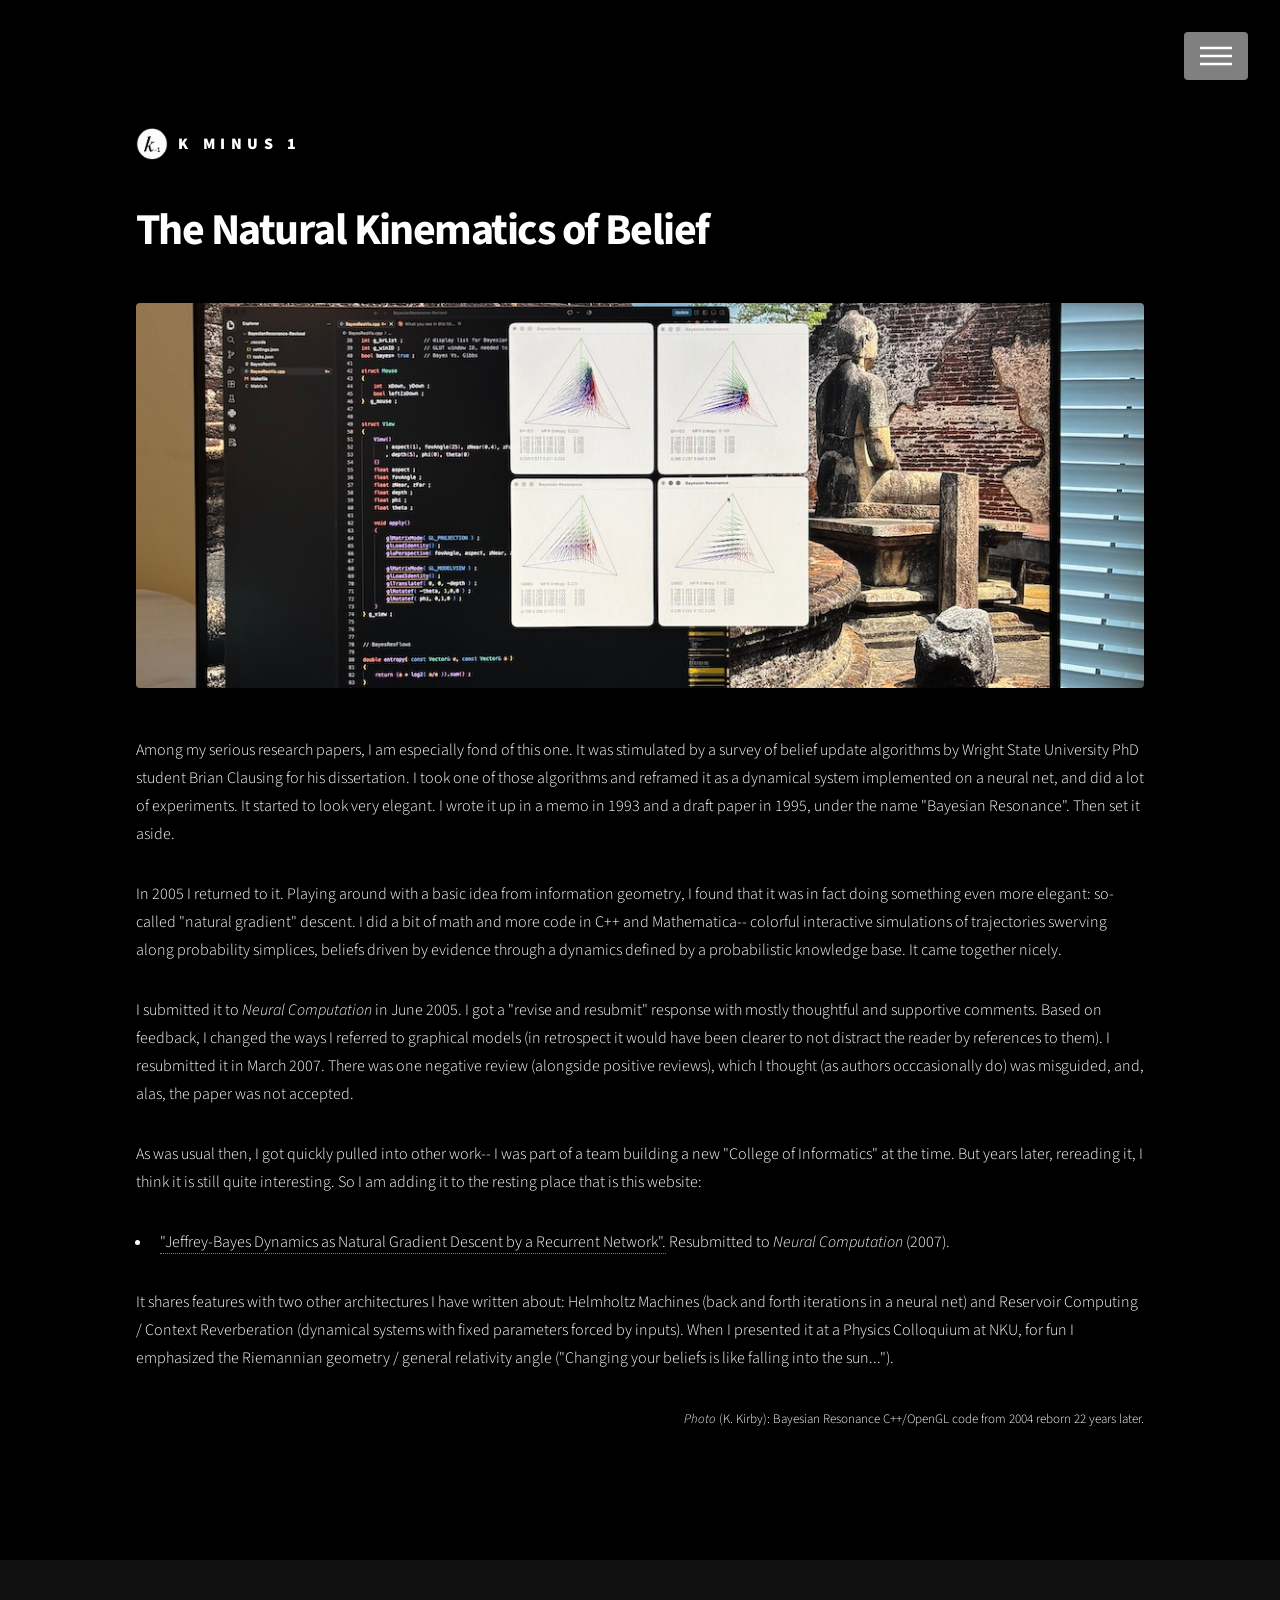
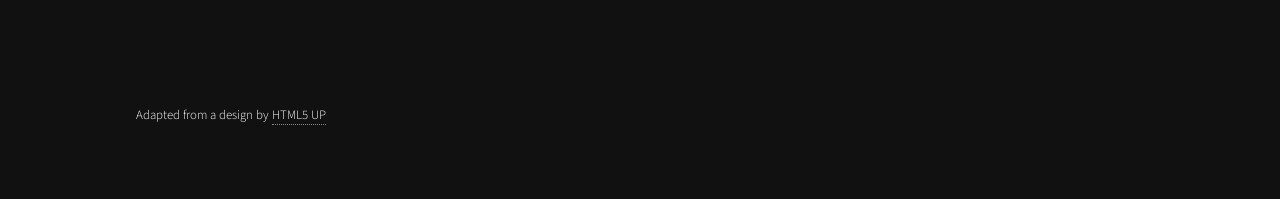
<file: ent_Swerve.html>
<!DOCTYPE HTML>
<!--
	Phantom by HTML5 UP
	html5up.net | @ajlkn
	Free for personal and commercial use under the CCA 3.0 license (html5up.net/license)
-->
<html>
	<head>
		<title>K-1 Swerve</title>
		<meta charset="utf-8" />
		<meta name="viewport" content="width=device-width, initial-scale=1, user-scalable=no" />
		<link rel="stylesheet" href="assets/css/main.css" />
		<noscript><link rel="stylesheet" href="assets/css/noscript.css" /></noscript>
	</head>
	<body class="is-preload">
		<!-- Wrapper -->
			<div id="wrapper">

				<!-- Header -->
					<header id="header">
						<div class="inner">

							<!-- Logo -->
								<a href="index.html" class="logo">
									<span class="symbol"><img src="images/k_-1 logo.png" alt="" /></span><span class="title">k minus 1</span>
								</a>

							<!-- Nav -->
								<nav>
									<ul>
										<li><a href="#menu">Menu</a></li>
									</ul>
								</nav>

						</div>
					</header>

				<!-- Menu -->
					<nav id="menu">
						<h2>Menu</h2>
						<ul>
							<li><a href="index.html">Home</a></li>
							<li><a href="ent_WhatIsThis.html">What is this?</a></li>
							<li><a href="ent_Bio.html">Bio</a></li>
							<li><a href="ent_AIstatement.html">Statement on AI usage</a></li>
						</ul>
					</nav>

				<!-- Main -->
					<div id="main">
						<div class="inner">
							<h1>The Natural Kinematics of Belief</h1>
							<span class="image main"><img src="images/zBayesResReborn_landscape.jpeg" alt="" /></span>
							
<p>
Among my serious research papers, I am especially fond of this one. It was stimulated by
a survey of belief update algorithms by Wright State University PhD student Brian Clausing for his dissertation.
I took one of those algorithms and reframed it as a dynamical system implemented on a neural net, and did a lot
of experiments. It started to look very elegant. I wrote it up in a memo in 1993 and a draft paper in 1995,
under the name "Bayesian Resonance". Then set it aside. 
</p><p>
In 2005 I returned to it. Playing around with a basic idea from information geometry, I found that it was in fact 
doing something even more elegant: so-called "natural gradient" descent.
I did a bit of math and more code in C++ and Mathematica-- colorful interactive simulations of trajectories swerving along
probability simplices, beliefs driven by evidence through a dynamics defined by a probabilistic knowledge base. 
It came together nicely.
</p>
<p>
I submitted it to <i>Neural Computation</i>	in June 2005. I got a "revise and resubmit" response with mostly thoughtful
and supportive comments. Based on feedback, I changed 
the ways I referred to graphical models (in retrospect it would have been clearer to not distract the 
reader by references to them). I resubmitted it in March 2007.  There was one negative review (alongside
positive reviews), which I thought (as authors occcasionally do) was misguided, and, alas, the paper was not accepted.
</p>
<p>As was usual then, I got quickly pulled into other work--  I was part of a team building a new "College
	of Informatics" at the time. But years later, rereading it, I think it is still quite interesting.
So I am adding it to the resting place that is this website:
</p>
          <ul>
              <li><font size="3"><a href="docs/Kirby2007_JeffreyBayesNaturalGradient_SingleSpaced_Resubmit_NC_ms3218.pdf">
				"Jeffrey-Bayes Dynamics as Natural Gradient Descent by a Recurrent Network".</a>
			    Resubmitted to <i>Neural Computation</i> (2007).
			</font><br/></li>
          </ul>

<p>
It shares features with two other architectures
I have written about: Helmholtz Machines (back and forth iterations in a neural net) and 
Reservoir Computing / Context Reverberation (dynamical systems with fixed parameters forced
by inputs).  When I presented it at a Physics Colloquium at NKU, for fun I emphasized the Riemannian
geometry / general relativity angle ("Changing your beliefs is like falling into the sun...").
</p>

<p style="text-align: right;"><font size="2"><i>Photo</i> (K. Kirby): Bayesian Resonance C++/OpenGL code from 2004 reborn 22 years later.</font></p></p>
						</div>
					</div>

				<!-- Footer -->
					<footer id="footer">
						<div class="inner">
							<ul class="copyright">
								<li>Adapted from a design by <a href="http://html5up.net">HTML5 UP</a></li>
							</ul>
						</div>
					</footer>

			</div>

		<!-- Scripts -->
			<script src="assets/js/jquery.min.js"></script>
			<script src="assets/js/browser.min.js"></script>
			<script src="assets/js/breakpoints.min.js"></script>
			<script src="assets/js/util.js"></script>
			<script src="assets/js/main.js"></script>

	</body>
</html>
</file>
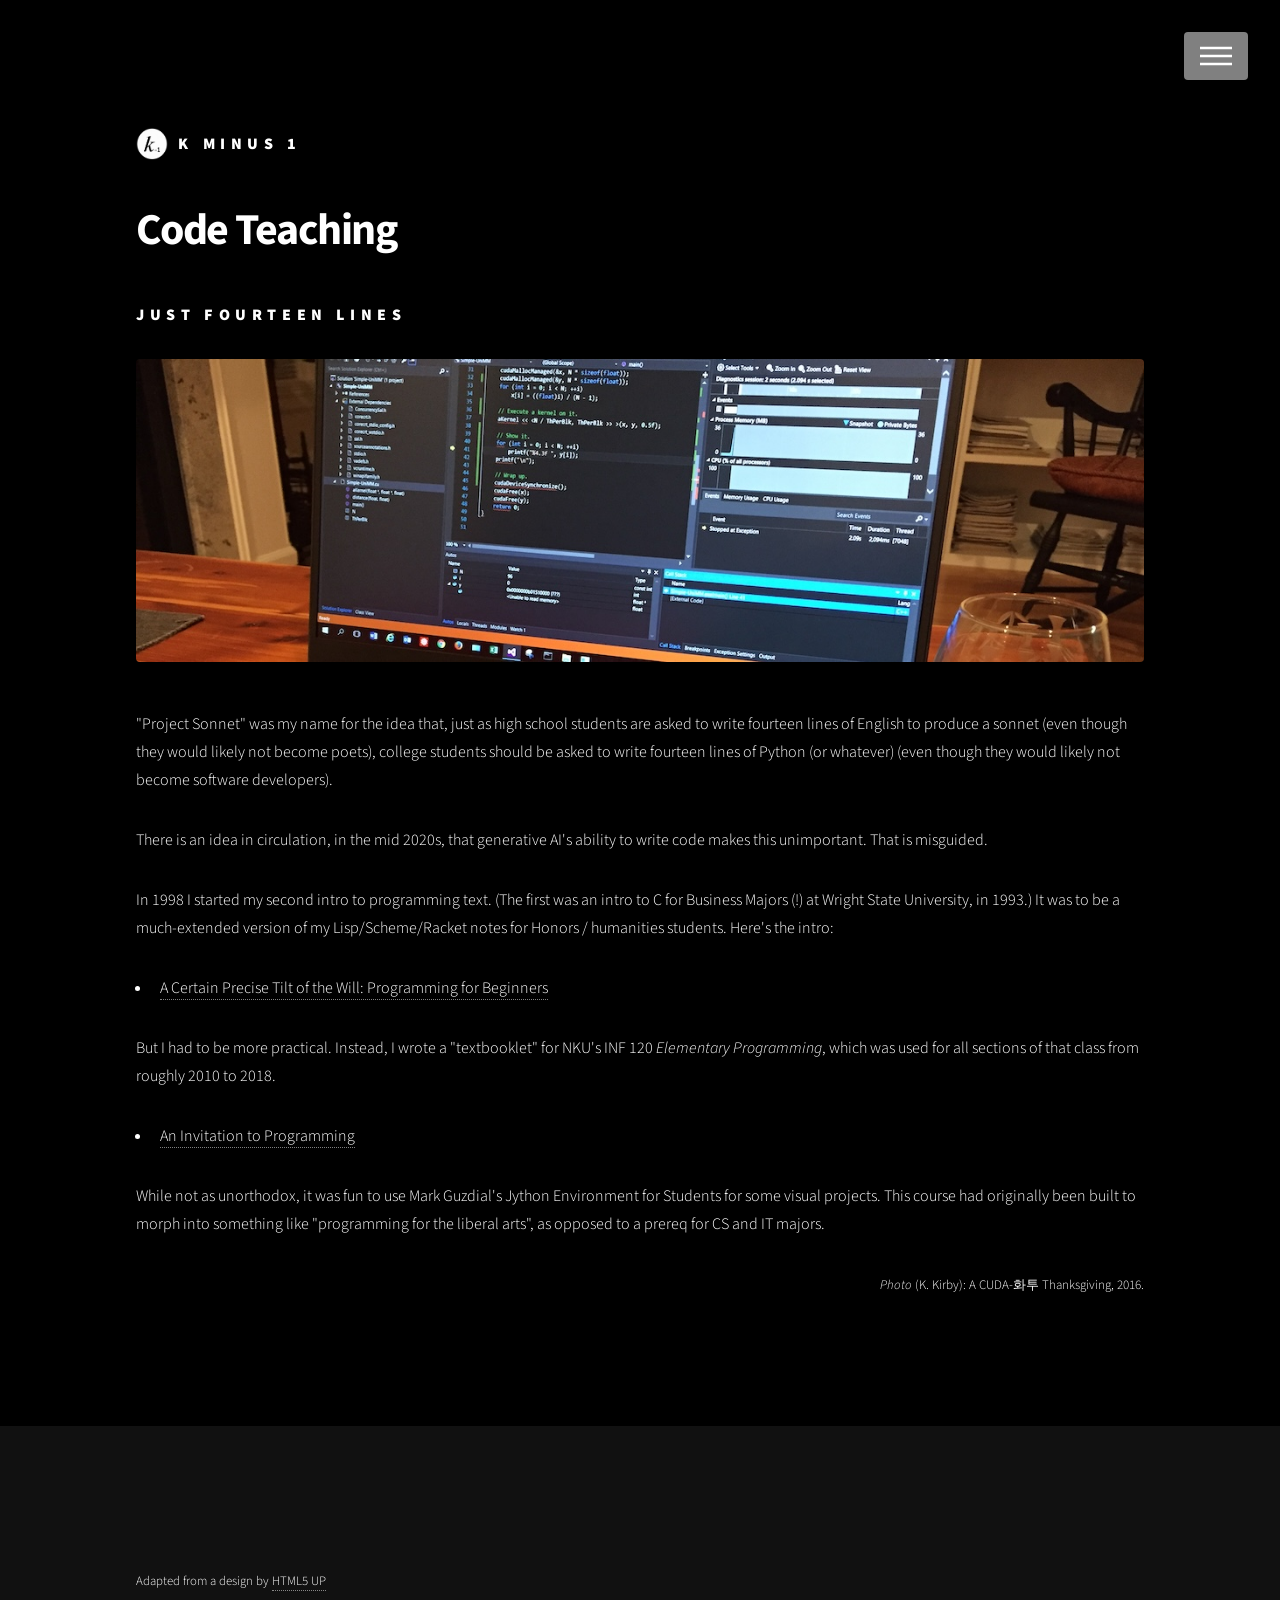
<file: ent_TeachingCodeComposition.html>
<!DOCTYPE HTML>
<!--
	Phantom by HTML5 UP
	html5up.net | @ajlkn
	Free for personal and commercial use under the CCA 3.0 license (html5up.net/license)
-->
<html>
	<head>
		<title>K-1 Teaching Code</title>
		<meta charset="utf-8" />
		<meta name="viewport" content="width=device-width, initial-scale=1, user-scalable=no" />
		<link rel="stylesheet" href="assets/css/main.css" />
		<noscript><link rel="stylesheet" href="assets/css/noscript.css" /></noscript>
	</head>
	<body class="is-preload">
		<!-- Wrapper -->
			<div id="wrapper">

				<!-- Header -->
					<header id="header">
						<div class="inner">

							<!-- Logo -->
								<a href="index.html" class="logo">
									<span class="symbol"><img src="images/k_-1 logo.png" alt="" /></span><span class="title">k minus 1</span>
								</a>

							<!-- Nav -->
								<nav>
									<ul>
										<li><a href="#menu">Menu</a></li>
									</ul>
								</nav>

						</div>
					</header>

				<!-- Menu -->
					<nav id="menu">
						<h2>Menu</h2>
						<ul>
							<li><a href="index.html">Home</a></li>
							<li><a href="ent_WhatIsThis.html">What is this?</a></li>
							<li><a href="ent_Bio.html">Bio</a></li>
							<li><a href="ent_AIstatement.html">Statement on AI usage</a></li>
						</ul>
					</nav>

				<!-- Main -->
					<div id="main">
						<div class="inner">
							<h1>Code Teaching</h1>
							<h3>Just fourteen lines</h3>
							<span class="image main"><img src="images/zCUDA_Hwato_Thanksgiving2016_1152_347.JPG" alt="" /></span>
							
<p>
"Project Sonnet" was my name for the idea that, just as high school students are asked to write fourteen lines of English to produce a
sonnet (even though they would likely not become poets), college students should be asked to write fourteen lines of Python (or 
whatever) (even though they would likely not become software developers).
</p><p>
There is an idea in circulation, in the mid 2020s, that generative AI's ability to write code makes this unimportant. 
That is misguided.
</p><p>
In 1998 I started my second intro to programming text. 
(The first was an intro to C for Business Majors (!) at Wright State University, in 1993.)
It was to be a much-extended version of my Lisp/Scheme/Racket notes for Honors / humanities students. Here's the intro:
</p>
          <ul>
              <li><font size="3"><a href="docs/SmoothWind.pdf">A Certain Precise Tilt of the Will: Programming for Beginners</a></font><br/></li>
          </ul>

<p>
But I had to be more practical. Instead, I wrote a "textbooklet" for NKU's INF 120 <i>Elementary Programming</i>, which was used for all sections
of that class from roughly 2010 to 2018.
</p>
          <ul>
              <li><font size="3"><a href="docs/Kirby_InvitationToProgramming_ext.pdf">An Invitation to Programming</a></font><br/></li>
          </ul>

<p>
While not as unorthodox, it was fun to use Mark Guzdial's Jython Environment for Students for some visual projects. This course had originally been built to morph into something like 
"programming for the liberal arts", as opposed to a prereq for CS and IT majors.
</p>

<p style="text-align: right;"><font size="2"><i>Photo</i> (K. Kirby): A CUDA-화투 Thanksgiving, 2016.</font></p></p>
						</div>
					</div>

				<!-- Footer -->
					<footer id="footer">
						<div class="inner">
							<ul class="copyright">
								<li>Adapted from a design by <a href="http://html5up.net">HTML5 UP</a></li>
							</ul>
						</div>
					</footer>

			</div>

		<!-- Scripts -->
			<script src="assets/js/jquery.min.js"></script>
			<script src="assets/js/browser.min.js"></script>
			<script src="assets/js/breakpoints.min.js"></script>
			<script src="assets/js/util.js"></script>
			<script src="assets/js/main.js"></script>

	</body>
</html>
</file>
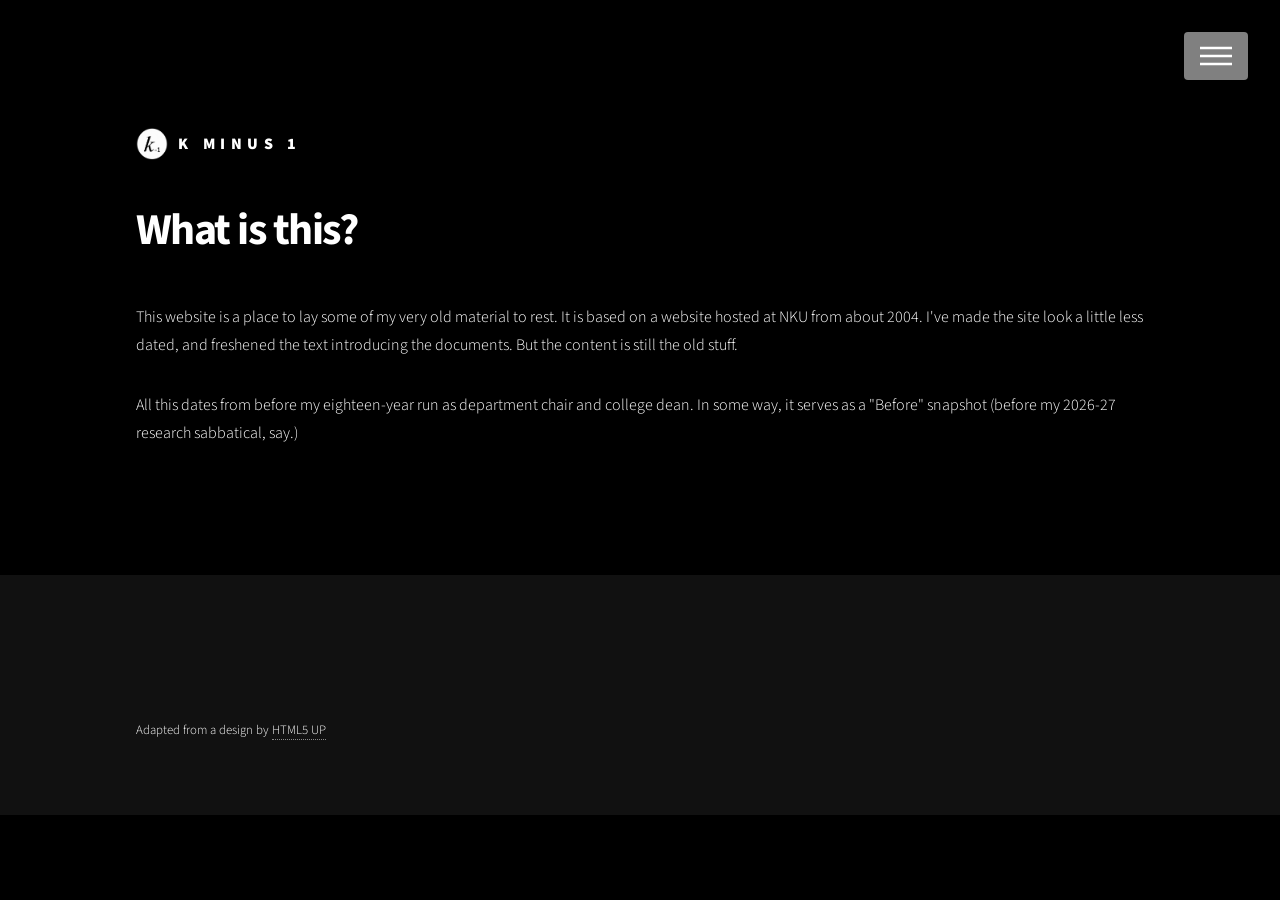
<file: ent_WhatIsThis.html>
<!DOCTYPE HTML>
<!--
	Phantom by HTML5 UP
	html5up.net | @ajlkn
	Free for personal and commercial use under the CCA 3.0 license (html5up.net/license)
-->
<html>
	<head>
		<title>K-1: What this this?</title>
		<meta charset="utf-8" />
		<meta name="viewport" content="width=device-width, initial-scale=1, user-scalable=no" />
		<link rel="stylesheet" href="assets/css/main.css" />
		<noscript><link rel="stylesheet" href="assets/css/noscript.css" /></noscript>
	</head>
	<body class="is-preload">
		<!-- Wrapper -->
			<div id="wrapper">

				<!-- Header -->
					<header id="header">
						<div class="inner">

							<!-- Logo -->
								<a href="index.html" class="logo">
									<span class="symbol"><img src="images/k_-1 logo.png" alt="" /></span><span class="title">k minus 1</span>
								</a>

							<!-- Nav -->
								<nav>
									<ul>
										<li><a href="#menu">Menu</a></li>
									</ul>
								</nav>

						</div>
					</header>

				<!-- Menu -->
					<nav id="menu">
						<h2>Menu</h2>
						<ul>
							<li><a href="index.html">Home</a></li>
							<li><a href="ent_WhatIsThis.html">What is this?</a></li>
							<li><a href="ent_Bio.html">Bio</a></li>
							<li><a href="ent_AIstatement.html">Statement on AI usage</a></li>
						</ul>
					</nav>

				<!-- Main -->
					<div id="main">
						<div class="inner">
							<h1>What is this?</h1>
							<!-- 
							<span class="image main"><img src="images/zCUDA_Hwato_Thanksgiving2016_1152_347.JPG" alt="" /></span>
						    -->
														
							<p>
							This website is a place to lay some of my very old material to rest. 
							It is based on a website hosted at NKU from about 2004. 
							I've made the site look a little less dated, and freshened the text introducing the documents.
							But the content is still the old stuff.
							</p>
							<p>
							All this dates from before my eighteen-year run as department chair and college dean. 
							In some way, it serves as a "Before" snapshot 
							(before my 2026-27 research sabbatical, say.)							
						    </p>




							<!--
							<p style="text-align: right;"><font size="2"><i>Photo</i> (K. Kirby): A CUDA-화투 Thanksgiving, 2016.</font></p></p>
						     -->
						</div>
					</div>

				<!-- Footer -->
					<footer id="footer">
						<div class="inner">
							<ul class="copyright">
								<li>Adapted from a design by <a href="http://html5up.net">HTML5 UP</a></li>
							</ul>
						</div>
					</footer>

			</div>

		<!-- Scripts -->
			<script src="assets/js/jquery.min.js"></script>
			<script src="assets/js/browser.min.js"></script>
			<script src="assets/js/breakpoints.min.js"></script>
			<script src="assets/js/util.js"></script>
			<script src="assets/js/main.js"></script>

	</body>
</html>
</file>
<file: assets/css/noscript.css>
/*
	Phantom by HTML5 UP
	html5up.net | @ajlkn
	Free for personal and commercial use under the CCA 3.0 license (html5up.net/license)
*/

/* Tiles */

	body.is-preload .tiles article {
		-moz-transform: none;
		-webkit-transform: none;
		-ms-transform: none;
		transform: none;
		opacity: 1;
	}
</file>
<file: assets/css/main.css>
@import url(fontawesome-all.min.css);
@import url("https://fonts.googleapis.com/css?family=Source+Sans+Pro:300,700,900");

/*
	Phantom by HTML5 UP
	html5up.net | @ajlkn
	Free for personal and commercial use under the CCA 3.0 license (html5up.net/license)
*/
/*  Adapted by K Kirby */

html, body, div, span, applet, object,
iframe, h1, h2, h3, h4, h5, h6, p, blockquote,
pre, a, abbr, acronym, address, big, cite,
code, del, dfn, em, img, ins, kbd, q, s, samp,
small, strike, strong, sub, sup, tt, var, b,
u, i, center, dl, dt, dd, ol, ul, li, fieldset,
form, label, legend, table, caption, tbody,
tfoot, thead, tr, th, td, article, aside,
canvas, details, embed, figure, figcaption,
footer, header, hgroup, menu, nav, output, ruby,
section, summary, time, mark, audio, video {
	margin: 0;
	padding: 0;
	border: 0;
	font-size: 100%;
	font: inherit;
	vertical-align: baseline;}

article, aside, details, figcaption, figure,
footer, header, hgroup, menu, nav, section {
	display: block;}

body {
	line-height: 1;
}

ol, ul {
	list-style: none;
}

blockquote, q {
	quotes: none;
}

	blockquote:before, blockquote:after, q:before, q:after {
		content: '';
		content: none;
	}

table {
	border-collapse: collapse;
	border-spacing: 0;
}

body {
	-webkit-text-size-adjust: none;
}

mark {
	background-color: transparent;
	color: inherit;
}

input::-moz-focus-inner {
	border: 0;
	padding: 0;
}

input, select, textarea {
	-moz-appearance: none;
	-webkit-appearance: none;
	-ms-appearance: none;
	appearance: none;
}

/* Basic */

	@-ms-viewport {
		width: device-width;
	}

	body {
		-ms-overflow-style: scrollbar;
	}

	@media screen and (max-width: 480px) {

		html, body {
			min-width: 320px;
		}

	}

	html {
		box-sizing: border-box;
	}

	*, *:before, *:after {
		box-sizing: inherit;
	}

	body {
		background: #000000; /* kk: changed from #ffffff */
	}

		body.is-preload *, body.is-preload *:before, body.is-preload *:after {
			-moz-animation: none !important;
			-webkit-animation: none !important;
			-ms-animation: none !important;
			animation: none !important;
			-moz-transition: none !important;
			-webkit-transition: none !important;
			-ms-transition: none !important;
			transition: none !important;
		}

/* Type */

	body, input, select, textarea {
		color: #ffffff; /* kk: changed from #585858 */
		font-family: "Source Sans Pro", Helvetica, sans-serif;
		font-size: 16pt;
		font-weight: 300;
		line-height: 1.75;
	}

		@media screen and (max-width: 1680px) {

			body, input, select, textarea {
				font-size: 14pt;
			}

		}

		@media screen and (max-width: 1280px) {

			body, input, select, textarea {
				font-size: 12pt;
			}

		}

	a {
		-moz-transition: border-bottom-color 0.2s ease, color 0.2s ease;
		-webkit-transition: border-bottom-color 0.2s ease, color 0.2s ease;
		-ms-transition: border-bottom-color 0.2s ease, color 0.2s ease;
		transition: border-bottom-color 0.2s ease, color 0.2s ease;
		text-decoration: none;
		color: #ffffff; /* kk: changed from #585858 */
		border-bottom: dotted 1px rgba(255, 255, 255, 0.5); /* kk: changed from 80,80,80,0.5 */
	}

		a:hover {
			border-bottom-color: transparent;
			color: #FFD700 !important; /* kk: was #f2849e */
		}

	strong, b {
		font-weight: 900;
	}

	em, i {
		font-style: italic;
	}

	p {
		margin: 0 0 2em 0;
	}

	h1 {
		font-size: 2.75em;
		font-weight: 700;
		line-height: 1.3;
		margin: 0 0 1em 0;
		letter-spacing: -0.035em;
	}

		h1 a {
			color: inherit;
		}

		@media screen and (max-width: 736px) {

			h1 {
				font-size: 2em;
				margin: 0 0 1em 0;
			}

		}

		@media screen and (max-width: 360px) {

			h1 {
				font-size: 1.75em;
			}

		}

	h2, h3, h4, h5, h6 {
		font-weight: 900;
		line-height: 1.5;
		margin: 0 0 2em 0;
		text-transform: uppercase;
		letter-spacing: 0.35em;
	}

		h2 a, h3 a, h4 a, h5 a, h6 a {
			color: inherit;
		}

	h2 {
		font-size: 1.1em;
	}

	h3 {
		font-size: 1em;
	}

	h4 {
		font-size: 0.8em;
	}

	h5 {
		font-size: 0.8em;
	}

	h6 {
		font-size: 0.8em;
	}

	@media screen and (max-width: 980px) {

		h1 br, h2 br, h3 br, h4 br, h5 br, h6 br {
			display: none;
		}

	}

	@media screen and (max-width: 736px) {

		h2 {
			font-size: 1em;
		}

		h3 {
			font-size: 0.8em;
		}

	}

	sub {
		font-size: 0.8em;
		position: relative;
		top: 0.5em;
	}

	sup {
		font-size: 0.8em;
		position: relative;
		top: -0.5em;
	}

	blockquote {
		border-left: solid 4px #444444;
		font-style: italic;
		margin: 0 0 2em 0;
		padding: 0.5em 0 0.5em 2em;
	}

	code {
		background: rgba(144, 144, 144, 0.075);
		border-radius: 4px;
		border: solid 1px #444444;
		font-family: "Courier New", monospace;
		font-size: 0.9em;
		margin: 0 0.25em;
		padding: 0.25em 0.65em;
	}

	pre {
		-webkit-overflow-scrolling: touch;
		font-family: "Courier New", monospace;
		font-size: 0.9em;
		margin: 0 0 2em 0;
	}

		pre code {
			display: block;
			line-height: 1.75;
			padding: 1em 1.5em;
			overflow-x: auto;
		}

	hr {
		border: 0;
		border-bottom: solid 1px #444444;
		margin: 2em 0;
	}

		hr.major {
			margin: 3em 0;
		}

	.align-left {
		text-align: left;
	}

	.align-center {
		text-align: center;
	}

	.align-right {
		text-align: right;
	}

/* Row */

	.row {
		display: flex;
		flex-wrap: wrap;
		box-sizing: border-box;
		align-items: stretch;
	}

		.row > * {
			box-sizing: border-box;
		}

		.row.gtr-uniform > * > :last-child {
			margin-bottom: 0;
		}

		.row.aln-left {
			justify-content: flex-start;
		}

		.row.aln-center {
			justify-content: center;
		}

		.row.aln-right {
			justify-content: flex-end;
		}

		.row.aln-top {
			align-items: flex-start;
		}

		.row.aln-middle {
			align-items: center;
		}

		.row.aln-bottom {
			align-items: flex-end;
		}

		.row > .imp {
			order: -1;
		}

		.row > .col-1 {
			width: 8.33333%;
		}

		.row > .off-1 {
			margin-left: 8.33333%;
		}

		.row > .col-2 {
			width: 16.66667%;
		}

		.row > .off-2 {
			margin-left: 16.66667%;
		}

		.row > .col-3 {
			width: 25%;
		}

		.row > .off-3 {
			margin-left: 25%;
		}

		.row > .col-4 {
			width: 33.33333%;
		}

		.row > .off-4 {
			margin-left: 33.33333%;
		}

		.row > .col-5 {
			width: 41.66667%;
		}

		.row > .off-5 {
			margin-left: 41.66667%;
		}

		.row > .col-6 {
			width: 50%;
		}

		.row > .off-6 {
			margin-left: 50%;
		}

		.row > .col-7 {
			width: 58.33333%;
		}

		.row > .off-7 {
			margin-left: 58.33333%;
		}

		.row > .col-8 {
			width: 66.66667%;
		}

		.row > .off-8 {
			margin-left: 66.66667%;
		}

		.row > .col-9 {
			width: 75%;
		}

		.row > .off-9 {
			margin-left: 75%;
		}

		.row > .col-10 {
			width: 83.33333%;
		}

		.row > .off-10 {
			margin-left: 83.33333%;
		}

		.row > .col-11 {
			width: 91.66667%;
		}

		.row > .off-11 {
			margin-left: 91.66667%;
		}

		.row > .col-12 {
			width: 100%;
		}

		.row > .off-12 {
			margin-left: 100%;
		}

		.row.gtr-0 {
			margin-top: 0;
			margin-left: 0em;
		}

			.row.gtr-0 > * {
				padding: 0 0 0 0em;
			}

			.row.gtr-0.gtr-uniform {
				margin-top: 0em;
			}

				.row.gtr-0.gtr-uniform > * {
					padding-top: 0em;
				}

		.row.gtr-25 {
			margin-top: 0;
			margin-left: -0.5em;
		}

			.row.gtr-25 > * {
				padding: 0 0 0 0.5em;
			}

			.row.gtr-25.gtr-uniform {
				margin-top: -0.5em;
			}

				.row.gtr-25.gtr-uniform > * {
					padding-top: 0.5em;
				}

		.row.gtr-50 {
			margin-top: 0;
			margin-left: -1em;
		}

			.row.gtr-50 > * {
				padding: 0 0 0 1em;
			}

			.row.gtr-50.gtr-uniform {
				margin-top: -1em;
			}

				.row.gtr-50.gtr-uniform > * {
					padding-top: 1em;
				}

		.row {
			margin-top: 0;
			margin-left: -2em;
		}

			.row > * {
				padding: 0 0 0 2em;
			}

			.row.gtr-uniform {
				margin-top: -2em;
			}

				.row.gtr-uniform > * {
					padding-top: 2em;
				}

		.row.gtr-150 {
			margin-top: 0;
			margin-left: -3em;
		}

			.row.gtr-150 > * {
				padding: 0 0 0 3em;
			}

			.row.gtr-150.gtr-uniform {
				margin-top: -3em;
			}

				.row.gtr-150.gtr-uniform > * {
					padding-top: 3em;
				}

		.row.gtr-200 {
			margin-top: 0;
			margin-left: -4em;
		}

			.row.gtr-200 > * {
				padding: 0 0 0 4em;
			}

			.row.gtr-200.gtr-uniform {
				margin-top: -4em;
			}

				.row.gtr-200.gtr-uniform > * {
					padding-top: 4em;
				}

		@media screen and (max-width: 1680px) {

			.row {
				display: flex;
				flex-wrap: wrap;
				box-sizing: border-box;
				align-items: stretch;
			}

				.row > * {
					box-sizing: border-box;
				}

				.row.gtr-uniform > * > :last-child {
					margin-bottom: 0;
				}

				.row.aln-left {
					justify-content: flex-start;
				}

				.row.aln-center {
					justify-content: center;
				}

				.row.aln-right {
					justify-content: flex-end;
				}

				.row.aln-top {
					align-items: flex-start;
				}

				.row.aln-middle {
					align-items: center;
				}

				.row.aln-bottom {
					align-items: flex-end;
				}

				.row > .imp-xlarge {
					order: -1;
				}

				.row > .col-1-xlarge {
					width: 8.33333%;
				}

				.row > .off-1-xlarge {
					margin-left: 8.33333%;
				}

				.row > .col-2-xlarge {
					width: 16.66667%;
				}

				.row > .off-2-xlarge {
					margin-left: 16.66667%;
				}

				.row > .col-3-xlarge {
					width: 25%;
				}

				.row > .off-3-xlarge {
					margin-left: 25%;
				}

				.row > .col-4-xlarge {
					width: 33.33333%;
				}

				.row > .off-4-xlarge {
					margin-left: 33.33333%;
				}

				.row > .col-5-xlarge {
					width: 41.66667%;
				}

				.row > .off-5-xlarge {
					margin-left: 41.66667%;
				}

				.row > .col-6-xlarge {
					width: 50%;
				}

				.row > .off-6-xlarge {
					margin-left: 50%;
				}

				.row > .col-7-xlarge {
					width: 58.33333%;
				}

				.row > .off-7-xlarge {
					margin-left: 58.33333%;
				}

				.row > .col-8-xlarge {
					width: 66.66667%;
				}

				.row > .off-8-xlarge {
					margin-left: 66.66667%;
				}

				.row > .col-9-xlarge {
					width: 75%;
				}

				.row > .off-9-xlarge {
					margin-left: 75%;
				}

				.row > .col-10-xlarge {
					width: 83.33333%;
				}

				.row > .off-10-xlarge {
					margin-left: 83.33333%;
				}

				.row > .col-11-xlarge {
					width: 91.66667%;
				}

				.row > .off-11-xlarge {
					margin-left: 91.66667%;
				}

				.row > .col-12-xlarge {
					width: 100%;
				}

				.row > .off-12-xlarge {
					margin-left: 100%;
				}

				.row.gtr-0 {
					margin-top: 0;
					margin-left: 0em;
				}

					.row.gtr-0 > * {
						padding: 0 0 0 0em;
					}

					.row.gtr-0.gtr-uniform {
						margin-top: 0em;
					}

						.row.gtr-0.gtr-uniform > * {
							padding-top: 0em;
						}

				.row.gtr-25 {
					margin-top: 0;
					margin-left: -0.5em;
				}

					.row.gtr-25 > * {
						padding: 0 0 0 0.5em;
					}

					.row.gtr-25.gtr-uniform {
						margin-top: -0.5em;
					}

						.row.gtr-25.gtr-uniform > * {
							padding-top: 0.5em;
						}

				.row.gtr-50 {
					margin-top: 0;
					margin-left: -1em;
				}

					.row.gtr-50 > * {
						padding: 0 0 0 1em;
					}

					.row.gtr-50.gtr-uniform {
						margin-top: -1em;
					}

						.row.gtr-50.gtr-uniform > * {
							padding-top: 1em;
						}

				.row {
					margin-top: 0;
					margin-left: -2em;
				}

					.row > * {
						padding: 0 0 0 2em;
					}

					.row.gtr-uniform {
						margin-top: -2em;
					}

						.row.gtr-uniform > * {
							padding-top: 2em;
						}

				.row.gtr-150 {
					margin-top: 0;
					margin-left: -3em;
				}

					.row.gtr-150 > * {
						padding: 0 0 0 3em;
					}

					.row.gtr-150.gtr-uniform {
						margin-top: -3em;
					}

						.row.gtr-150.gtr-uniform > * {
							padding-top: 3em;
						}

				.row.gtr-200 {
					margin-top: 0;
					margin-left: -4em;
				}

					.row.gtr-200 > * {
						padding: 0 0 0 4em;
					}

					.row.gtr-200.gtr-uniform {
						margin-top: -4em;
					}

						.row.gtr-200.gtr-uniform > * {
							padding-top: 4em;
						}

		}

		@media screen and (max-width: 1280px) {

			.row {
				display: flex;
				flex-wrap: wrap;
				box-sizing: border-box;
				align-items: stretch;
			}

				.row > * {
					box-sizing: border-box;
				}

				.row.gtr-uniform > * > :last-child {
					margin-bottom: 0;
				}

				.row.aln-left {
					justify-content: flex-start;
				}

				.row.aln-center {
					justify-content: center;
				}

				.row.aln-right {
					justify-content: flex-end;
				}

				.row.aln-top {
					align-items: flex-start;
				}

				.row.aln-middle {
					align-items: center;
				}

				.row.aln-bottom {
					align-items: flex-end;
				}

				.row > .imp-large {
					order: -1;
				}

				.row > .col-1-large {
					width: 8.33333%;
				}

				.row > .off-1-large {
					margin-left: 8.33333%;
				}

				.row > .col-2-large {
					width: 16.66667%;
				}

				.row > .off-2-large {
					margin-left: 16.66667%;
				}

				.row > .col-3-large {
					width: 25%;
				}

				.row > .off-3-large {
					margin-left: 25%;
				}

				.row > .col-4-large {
					width: 33.33333%;
				}

				.row > .off-4-large {
					margin-left: 33.33333%;
				}

				.row > .col-5-large {
					width: 41.66667%;
				}

				.row > .off-5-large {
					margin-left: 41.66667%;
				}

				.row > .col-6-large {
					width: 50%;
				}

				.row > .off-6-large {
					margin-left: 50%;
				}

				.row > .col-7-large {
					width: 58.33333%;
				}

				.row > .off-7-large {
					margin-left: 58.33333%;
				}

				.row > .col-8-large {
					width: 66.66667%;
				}

				.row > .off-8-large {
					margin-left: 66.66667%;
				}

				.row > .col-9-large {
					width: 75%;
				}

				.row > .off-9-large {
					margin-left: 75%;
				}

				.row > .col-10-large {
					width: 83.33333%;
				}

				.row > .off-10-large {
					margin-left: 83.33333%;
				}

				.row > .col-11-large {
					width: 91.66667%;
				}

				.row > .off-11-large {
					margin-left: 91.66667%;
				}

				.row > .col-12-large {
					width: 100%;
				}

				.row > .off-12-large {
					margin-left: 100%;
				}

				.row.gtr-0 {
					margin-top: 0;
					margin-left: 0em;
				}

					.row.gtr-0 > * {
						padding: 0 0 0 0em;
					}

					.row.gtr-0.gtr-uniform {
						margin-top: 0em;
					}

						.row.gtr-0.gtr-uniform > * {
							padding-top: 0em;
						}

				.row.gtr-25 {
					margin-top: 0;
					margin-left: -0.5em;
				}

					.row.gtr-25 > * {
						padding: 0 0 0 0.5em;
					}

					.row.gtr-25.gtr-uniform {
						margin-top: -0.5em;
					}

						.row.gtr-25.gtr-uniform > * {
							padding-top: 0.5em;
						}

				.row.gtr-50 {
					margin-top: 0;
					margin-left: -1em;
				}

					.row.gtr-50 > * {
						padding: 0 0 0 1em;
					}

					.row.gtr-50.gtr-uniform {
						margin-top: -1em;
					}

						.row.gtr-50.gtr-uniform > * {
							padding-top: 1em;
						}

				.row {
					margin-top: 0;
					margin-left: -2em;
				}

					.row > * {
						padding: 0 0 0 2em;
					}

					.row.gtr-uniform {
						margin-top: -2em;
					}

						.row.gtr-uniform > * {
							padding-top: 2em;
						}

				.row.gtr-150 {
					margin-top: 0;
					margin-left: -3em;
				}

					.row.gtr-150 > * {
						padding: 0 0 0 3em;
					}

					.row.gtr-150.gtr-uniform {
						margin-top: -3em;
					}

						.row.gtr-150.gtr-uniform > * {
							padding-top: 3em;
						}

				.row.gtr-200 {
					margin-top: 0;
					margin-left: -4em;
				}

					.row.gtr-200 > * {
						padding: 0 0 0 4em;
					}

					.row.gtr-200.gtr-uniform {
						margin-top: -4em;
					}

						.row.gtr-200.gtr-uniform > * {
							padding-top: 4em;
						}

		}

		@media screen and (max-width: 980px) {

			.row {
				display: flex;
				flex-wrap: wrap;
				box-sizing: border-box;
				align-items: stretch;
			}

				.row > * {
					box-sizing: border-box;
				}

				.row.gtr-uniform > * > :last-child {
					margin-bottom: 0;
				}

				.row.aln-left {
					justify-content: flex-start;
				}

				.row.aln-center {
					justify-content: center;
				}

				.row.aln-right {
					justify-content: flex-end;
				}

				.row.aln-top {
					align-items: flex-start;
				}

				.row.aln-middle {
					align-items: center;
				}

				.row.aln-bottom {
					align-items: flex-end;
				}

				.row > .imp-medium {
					order: -1;
				}

				.row > .col-1-medium {
					width: 8.33333%;
				}

				.row > .off-1-medium {
					margin-left: 8.33333%;
				}

				.row > .col-2-medium {
					width: 16.66667%;
				}

				.row > .off-2-medium {
					margin-left: 16.66667%;
				}

				.row > .col-3-medium {
					width: 25%;
				}

				.row > .off-3-medium {
					margin-left: 25%;
				}

				.row > .col-4-medium {
					width: 33.33333%;
				}

				.row > .off-4-medium {
					margin-left: 33.33333%;
				}

				.row > .col-5-medium {
					width: 41.66667%;
				}

				.row > .off-5-medium {
					margin-left: 41.66667%;
				}

				.row > .col-6-medium {
					width: 50%;
				}

				.row > .off-6-medium {
					margin-left: 50%;
				}

				.row > .col-7-medium {
					width: 58.33333%;
				}

				.row > .off-7-medium {
					margin-left: 58.33333%;
				}

				.row > .col-8-medium {
					width: 66.66667%;
				}

				.row > .off-8-medium {
					margin-left: 66.66667%;
				}

				.row > .col-9-medium {
					width: 75%;
				}

				.row > .off-9-medium {
					margin-left: 75%;
				}

				.row > .col-10-medium {
					width: 83.33333%;
				}

				.row > .off-10-medium {
					margin-left: 83.33333%;
				}

				.row > .col-11-medium {
					width: 91.66667%;
				}

				.row > .off-11-medium {
					margin-left: 91.66667%;
				}

				.row > .col-12-medium {
					width: 100%;
				}

				.row > .off-12-medium {
					margin-left: 100%;
				}

				.row.gtr-0 {
					margin-top: 0;
					margin-left: 0em;
				}

					.row.gtr-0 > * {
						padding: 0 0 0 0em;
					}

					.row.gtr-0.gtr-uniform {
						margin-top: 0em;
					}

						.row.gtr-0.gtr-uniform > * {
							padding-top: 0em;
						}

				.row.gtr-25 {
					margin-top: 0;
					margin-left: -0.375em;
				}

					.row.gtr-25 > * {
						padding: 0 0 0 0.375em;
					}

					.row.gtr-25.gtr-uniform {
						margin-top: -0.375em;
					}

						.row.gtr-25.gtr-uniform > * {
							padding-top: 0.375em;
						}

				.row.gtr-50 {
					margin-top: 0;
					margin-left: -0.75em;
				}

					.row.gtr-50 > * {
						padding: 0 0 0 0.75em;
					}

					.row.gtr-50.gtr-uniform {
						margin-top: -0.75em;
					}

						.row.gtr-50.gtr-uniform > * {
							padding-top: 0.75em;
						}

				.row {
					margin-top: 0;
					margin-left: -1.5em;
				}

					.row > * {
						padding: 0 0 0 1.5em;
					}

					.row.gtr-uniform {
						margin-top: -1.5em;
					}

						.row.gtr-uniform > * {
							padding-top: 1.5em;
						}

				.row.gtr-150 {
					margin-top: 0;
					margin-left: -2.25em;
				}

					.row.gtr-150 > * {
						padding: 0 0 0 2.25em;
					}

					.row.gtr-150.gtr-uniform {
						margin-top: -2.25em;
					}

						.row.gtr-150.gtr-uniform > * {
							padding-top: 2.25em;
						}

				.row.gtr-200 {
					margin-top: 0;
					margin-left: -3em;
				}

					.row.gtr-200 > * {
						padding: 0 0 0 3em;
					}

					.row.gtr-200.gtr-uniform {
						margin-top: -3em;
					}

						.row.gtr-200.gtr-uniform > * {
							padding-top: 3em;
						}

		}

		@media screen and (max-width: 736px) {

			.row {
				display: flex;
				flex-wrap: wrap;
				box-sizing: border-box;
				align-items: stretch;
			}

				.row > * {
					box-sizing: border-box;
				}

				.row.gtr-uniform > * > :last-child {
					margin-bottom: 0;
				}

				.row.aln-left {
					justify-content: flex-start;
				}

				.row.aln-center {
					justify-content: center;
				}

				.row.aln-right {
					justify-content: flex-end;
				}

				.row.aln-top {
					align-items: flex-start;
				}

				.row.aln-middle {
					align-items: center;
				}

				.row.aln-bottom {
					align-items: flex-end;
				}

				.row > .imp-small {
					order: -1;
				}

				.row > .col-1-small {
					width: 8.33333%;
				}

				.row > .off-1-small {
					margin-left: 8.33333%;
				}

				.row > .col-2-small {
					width: 16.66667%;
				}

				.row > .off-2-small {
					margin-left: 16.66667%;
				}

				.row > .col-3-small {
					width: 25%;
				}

				.row > .off-3-small {
					margin-left: 25%;
				}

				.row > .col-4-small {
					width: 33.33333%;
				}

				.row > .off-4-small {
					margin-left: 33.33333%;
				}

				.row > .col-5-small {
					width: 41.66667%;
				}

				.row > .off-5-small {
					margin-left: 41.66667%;
				}

				.row > .col-6-small {
					width: 50%;
				}

				.row > .off-6-small {
					margin-left: 50%;
				}

				.row > .col-7-small {
					width: 58.33333%;
				}

				.row > .off-7-small {
					margin-left: 58.33333%;
				}

				.row > .col-8-small {
					width: 66.66667%;
				}

				.row > .off-8-small {
					margin-left: 66.66667%;
				}

				.row > .col-9-small {
					width: 75%;
				}

				.row > .off-9-small {
					margin-left: 75%;
				}

				.row > .col-10-small {
					width: 83.33333%;
				}

				.row > .off-10-small {
					margin-left: 83.33333%;
				}

				.row > .col-11-small {
					width: 91.66667%;
				}

				.row > .off-11-small {
					margin-left: 91.66667%;
				}

				.row > .col-12-small {
					width: 100%;
				}

				.row > .off-12-small {
					margin-left: 100%;
				}

				.row.gtr-0 {
					margin-top: 0;
					margin-left: 0em;
				}

					.row.gtr-0 > * {
						padding: 0 0 0 0em;
					}

					.row.gtr-0.gtr-uniform {
						margin-top: 0em;
					}

						.row.gtr-0.gtr-uniform > * {
							padding-top: 0em;
						}

				.row.gtr-25 {
					margin-top: 0;
					margin-left: -0.25em;
				}

					.row.gtr-25 > * {
						padding: 0 0 0 0.25em;
					}

					.row.gtr-25.gtr-uniform {
						margin-top: -0.25em;
					}

						.row.gtr-25.gtr-uniform > * {
							padding-top: 0.25em;
						}

				.row.gtr-50 {
					margin-top: 0;
					margin-left: -0.5em;
				}

					.row.gtr-50 > * {
						padding: 0 0 0 0.5em;
					}

					.row.gtr-50.gtr-uniform {
						margin-top: -0.5em;
					}

						.row.gtr-50.gtr-uniform > * {
							padding-top: 0.5em;
						}

				.row {
					margin-top: 0;
					margin-left: -1em;
				}

					.row > * {
						padding: 0 0 0 1em;
					}

					.row.gtr-uniform {
						margin-top: -1em;
					}

						.row.gtr-uniform > * {
							padding-top: 1em;
						}

				.row.gtr-150 {
					margin-top: 0;
					margin-left: -1.5em;
				}

					.row.gtr-150 > * {
						padding: 0 0 0 1.5em;
					}

					.row.gtr-150.gtr-uniform {
						margin-top: -1.5em;
					}

						.row.gtr-150.gtr-uniform > * {
							padding-top: 1.5em;
						}

				.row.gtr-200 {
					margin-top: 0;
					margin-left: -2em;
				}

					.row.gtr-200 > * {
						padding: 0 0 0 2em;
					}

					.row.gtr-200.gtr-uniform {
						margin-top: -2em;
					}

						.row.gtr-200.gtr-uniform > * {
							padding-top: 2em;
						}

		}

		@media screen and (max-width: 480px) {

			.row {
				display: flex;
				flex-wrap: wrap;
				box-sizing: border-box;
				align-items: stretch;
			}

				.row > * {
					box-sizing: border-box;
				}

				.row.gtr-uniform > * > :last-child {
					margin-bottom: 0;
				}

				.row.aln-left {
					justify-content: flex-start;
				}

				.row.aln-center {
					justify-content: center;
				}

				.row.aln-right {
					justify-content: flex-end;
				}

				.row.aln-top {
					align-items: flex-start;
				}

				.row.aln-middle {
					align-items: center;
				}

				.row.aln-bottom {
					align-items: flex-end;
				}

				.row > .imp-xsmall {
					order: -1;
				}

				.row > .col-1-xsmall {
					width: 8.33333%;
				}

				.row > .off-1-xsmall {
					margin-left: 8.33333%;
				}

				.row > .col-2-xsmall {
					width: 16.66667%;
				}

				.row > .off-2-xsmall {
					margin-left: 16.66667%;
				}

				.row > .col-3-xsmall {
					width: 25%;
				}

				.row > .off-3-xsmall {
					margin-left: 25%;
				}

				.row > .col-4-xsmall {
					width: 33.33333%;
				}

				.row > .off-4-xsmall {
					margin-left: 33.33333%;
				}

				.row > .col-5-xsmall {
					width: 41.66667%;
				}

				.row > .off-5-xsmall {
					margin-left: 41.66667%;
				}

				.row > .col-6-xsmall {
					width: 50%;
				}

				.row > .off-6-xsmall {
					margin-left: 50%;
				}

				.row > .col-7-xsmall {
					width: 58.33333%;
				}

				.row > .off-7-xsmall {
					margin-left: 58.33333%;
				}

				.row > .col-8-xsmall {
					width: 66.66667%;
				}

				.row > .off-8-xsmall {
					margin-left: 66.66667%;
				}

				.row > .col-9-xsmall {
					width: 75%;
				}

				.row > .off-9-xsmall {
					margin-left: 75%;
				}

				.row > .col-10-xsmall {
					width: 83.33333%;
				}

				.row > .off-10-xsmall {
					margin-left: 83.33333%;
				}

				.row > .col-11-xsmall {
					width: 91.66667%;
				}

				.row > .off-11-xsmall {
					margin-left: 91.66667%;
				}

				.row > .col-12-xsmall {
					width: 100%;
				}

				.row > .off-12-xsmall {
					margin-left: 100%;
				}

				.row.gtr-0 {
					margin-top: 0;
					margin-left: 0em;
				}

					.row.gtr-0 > * {
						padding: 0 0 0 0em;
					}

					.row.gtr-0.gtr-uniform {
						margin-top: 0em;
					}

						.row.gtr-0.gtr-uniform > * {
							padding-top: 0em;
						}

				.row.gtr-25 {
					margin-top: 0;
					margin-left: -0.25em;
				}

					.row.gtr-25 > * {
						padding: 0 0 0 0.25em;
					}

					.row.gtr-25.gtr-uniform {
						margin-top: -0.25em;
					}

						.row.gtr-25.gtr-uniform > * {
							padding-top: 0.25em;
						}

				.row.gtr-50 {
					margin-top: 0;
					margin-left: -0.5em;
				}

					.row.gtr-50 > * {
						padding: 0 0 0 0.5em;
					}

					.row.gtr-50.gtr-uniform {
						margin-top: -0.5em;
					}

						.row.gtr-50.gtr-uniform > * {
							padding-top: 0.5em;
						}

				.row {
					margin-top: 0;
					margin-left: -1em;
				}

					.row > * {
						padding: 0 0 0 1em;
					}

					.row.gtr-uniform {
						margin-top: -1em;
					}

						.row.gtr-uniform > * {
							padding-top: 1em;
						}

				.row.gtr-150 {
					margin-top: 0;
					margin-left: -1.5em;
				}

					.row.gtr-150 > * {
						padding: 0 0 0 1.5em;
					}

					.row.gtr-150.gtr-uniform {
						margin-top: -1.5em;
					}

						.row.gtr-150.gtr-uniform > * {
							padding-top: 1.5em;
						}

				.row.gtr-200 {
					margin-top: 0;
					margin-left: -2em;
				}

					.row.gtr-200 > * {
						padding: 0 0 0 2em;
					}

					.row.gtr-200.gtr-uniform {
						margin-top: -2em;
					}

						.row.gtr-200.gtr-uniform > * {
							padding-top: 2em;
						}

		}

/* Section/Article */

	section.special, article.special {
		text-align: center;
	}

	header p {
		margin-top: -1em;
	}

	@media screen and (max-width: 736px) {

		header p {
			margin-top: 0;
		}

	}

/* Icon */

	.icon {
		text-decoration: none;
		border-bottom: none;
		position: relative;
	}

		.icon:before {
			-moz-osx-font-smoothing: grayscale;
			-webkit-font-smoothing: antialiased;
			display: inline-block;
			font-style: normal;
			font-variant: normal;
			text-rendering: auto;
			line-height: 1;
			text-transform: none !important;
			font-family: 'Font Awesome 5 Free';
			font-weight: 400;
		}

		.icon > .label {
			display: none;
		}

		.icon:before {
			line-height: inherit;
		}

		.icon.solid:before {
			font-weight: 900;
		}

		.icon.brands:before {
			font-family: 'Font Awesome 5 Brands';
		}

		.icon.style2 {
			-moz-transition: background-color 0.2s ease-in-out, color 0.2s ease-in-out, border-color 0.2s ease-in-out;
			-webkit-transition: background-color 0.2s ease-in-out, color 0.2s ease-in-out, border-color 0.2s ease-in-out;
			-ms-transition: background-color 0.2s ease-in-out, color 0.2s ease-in-out, border-color 0.2s ease-in-out;
			transition: background-color 0.2s ease-in-out, color 0.2s ease-in-out, border-color 0.2s ease-in-out;
			background-color: transparent;
			border: solid 1px #444444;
			border-radius: 4px;
			width: 2.65em;
			height: 2.65em;
			display: inline-block;
			text-align: center;
			line-height: 2.65em;
			color: inherit;
		}

			.icon.style2:before {
				font-size: 1.1em;
			}

			.icon.style2:hover {
				color: #f2849e;
				border-color: #f2849e;
			}

			.icon.style2:active {
				background-color: rgba(242, 132, 158, 0.1);
			}

/* List */

	ol {
		list-style: decimal;
		margin: 0 0 2em 0;
		padding-left: 1.25em;
	}

		ol li {
			padding-left: 0.25em;
		}

	ul {
		list-style: disc;
		margin: 0 0 2em 0;
		padding-left: 1em;
	}

		ul li {
			padding-left: 0.5em;
		}

		ul.alt {
			list-style: none;
			padding-left: 0;
		}

			ul.alt li {
				border-top: solid 1px #444444;
				padding: 0.5em 0;
			}

				ul.alt li:first-child {
					border-top: 0;
					padding-top: 0;
				}

	dl {
		margin: 0 0 2em 0;
	}

		dl dt {
			display: block;
			font-weight: 900;
			margin: 0 0 1em 0;
		}

		dl dd {
			margin-left: 2em;
		}

/* Actions */

	ul.actions {
		display: -moz-flex;
		display: -webkit-flex;
		display: -ms-flex;
		display: flex;
		cursor: default;
		list-style: none;
		margin-left: -1em;
		padding-left: 0;
	}

		ul.actions li {
			padding: 0 0 0 1em;
			vertical-align: middle;
		}

		ul.actions.special {
			-moz-justify-content: center;
			-webkit-justify-content: center;
			-ms-justify-content: center;
			justify-content: center;
			width: 100%;
			margin-left: 0;
		}

			ul.actions.special li:first-child {
				padding-left: 0;
			}

		ul.actions.stacked {
			-moz-flex-direction: column;
			-webkit-flex-direction: column;
			-ms-flex-direction: column;
			flex-direction: column;
			margin-left: 0;
		}

			ul.actions.stacked li {
				padding: 1.3em 0 0 0;
			}

				ul.actions.stacked li:first-child {
					padding-top: 0;
				}

		ul.actions.fit {
			width: calc(100% + 1em);
		}

			ul.actions.fit li {
				-moz-flex-grow: 1;
				-webkit-flex-grow: 1;
				-ms-flex-grow: 1;
				flex-grow: 1;
				-moz-flex-shrink: 1;
				-webkit-flex-shrink: 1;
				-ms-flex-shrink: 1;
				flex-shrink: 1;
				width: 100%;
			}

				ul.actions.fit li > * {
					width: 100%;
				}

			ul.actions.fit.stacked {
				width: 100%;
			}

		@media screen and (max-width: 480px) {

			ul.actions:not(.fixed) {
				-moz-flex-direction: column;
				-webkit-flex-direction: column;
				-ms-flex-direction: column;
				flex-direction: column;
				margin-left: 0;
				width: 100% !important;
			}

				ul.actions:not(.fixed) li {
					-moz-flex-grow: 1;
					-webkit-flex-grow: 1;
					-ms-flex-grow: 1;
					flex-grow: 1;
					-moz-flex-shrink: 1;
					-webkit-flex-shrink: 1;
					-ms-flex-shrink: 1;
					flex-shrink: 1;
					padding: 1em 0 0 0;
					text-align: center;
					width: 100%;
				}

					ul.actions:not(.fixed) li > * {
						width: 100%;
					}

					ul.actions:not(.fixed) li:first-child {
						padding-top: 0;
					}

					ul.actions:not(.fixed) li input[type="submit"],
					ul.actions:not(.fixed) li input[type="reset"],
					ul.actions:not(.fixed) li input[type="button"],
					ul.actions:not(.fixed) li button,
					ul.actions:not(.fixed) li .button {
						width: 100%;
					}

						ul.actions:not(.fixed) li input[type="submit"].icon:before,
						ul.actions:not(.fixed) li input[type="reset"].icon:before,
						ul.actions:not(.fixed) li input[type="button"].icon:before,
						ul.actions:not(.fixed) li button.icon:before,
						ul.actions:not(.fixed) li .button.icon:before {
							margin-left: -0.5rem;
						}

		}

/* Icons */

	ul.icons {
		cursor: default;
		list-style: none;
		padding-left: 0;
		margin: -1em 0 2em -1em;
	}

		ul.icons li {
			display: inline-block;
			padding: 1em 0 0 1em;
		}

/* Form */

	form {
		margin: 0 0 2em 0;
		overflow-x: hidden;
	}

		form > :last-child {
			margin-bottom: 0;
		}

		form > .fields {
			display: -moz-flex;
			display: -webkit-flex;
			display: -ms-flex;
			display: flex;
			-moz-flex-wrap: wrap;
			-webkit-flex-wrap: wrap;
			-ms-flex-wrap: wrap;
			flex-wrap: wrap;
			width: calc(100% + 3em);
			margin: -1.5em 0 2em -1.5em;
		}

			form > .fields > .field {
				-moz-flex-grow: 0;
				-webkit-flex-grow: 0;
				-ms-flex-grow: 0;
				flex-grow: 0;
				-moz-flex-shrink: 0;
				-webkit-flex-shrink: 0;
				-ms-flex-shrink: 0;
				flex-shrink: 0;
				padding: 1.5em 0 0 1.5em;
				width: calc(100% - 1.5em);
			}

				form > .fields > .field.half {
					width: calc(50% - 0.75em);
				}

				form > .fields > .field.third {
					width: calc(100%/3 - 0.5em);
				}

				form > .fields > .field.quarter {
					width: calc(25% - 0.375em);
				}

		@media screen and (max-width: 480px) {

			form > .fields {
				width: calc(100% + 3em);
				margin: -1.5em 0 2em -1.5em;
			}

				form > .fields > .field {
					padding: 1.5em 0 0 1.5em;
					width: calc(100% - 1.5em);
				}

					form > .fields > .field.half {
						width: calc(100% - 1.5em);
					}

					form > .fields > .field.third {
						width: calc(100% - 1.5em);
					}

					form > .fields > .field.quarter {
						width: calc(100% - 1.5em);
					}

		}

	label {
		display: block;
		font-size: 0.9em;
		font-weight: 900;
		margin: 0 0 1em 0;
	}

	input[type="text"],
	input[type="password"],
	input[type="email"],
	input[type="tel"],
	select,
	textarea {
		-moz-appearance: none;
		-webkit-appearance: none;
		-ms-appearance: none;
		appearance: none;
		background-color: transparent;
		border: none;
		border-radius: 0;
		border-bottom: solid 1px #444444;
		color: inherit;
		display: block;
		outline: 0;
		padding: 0;
		text-decoration: none;
		width: 100%;
	}

		input[type="text"]:invalid,
		input[type="password"]:invalid,
		input[type="email"]:invalid,
		input[type="tel"]:invalid,
		select:invalid,
		textarea:invalid {
			box-shadow: none;
		}

		input[type="text"]:focus,
		input[type="password"]:focus,
		input[type="email"]:focus,
		input[type="tel"]:focus,
		select:focus,
		textarea:focus {
			border-bottom-color: #f2849e;
			box-shadow: inset 0 -1px 0 0 #f2849e;
		}

	select {
		background-image: url("data:image/svg+xml;charset=utf8,%3Csvg xmlns='http://www.w3.org/2000/svg' width='40' height='40' preserveAspectRatio='none' viewBox='0 0 40 40'%3E%3Cpath d='M9.4,12.3l10.4,10.4l10.4-10.4c0.2-0.2,0.5-0.4,0.9-0.4c0.3,0,0.6,0.1,0.9,0.4l3.3,3.3c0.2,0.2,0.4,0.5,0.4,0.9 c0,0.4-0.1,0.6-0.4,0.9L20.7,31.9c-0.2,0.2-0.5,0.4-0.9,0.4c-0.3,0-0.6-0.1-0.9-0.4L4.3,17.3c-0.2-0.2-0.4-0.5-0.4-0.9 c0-0.4,0.1-0.6,0.4-0.9l3.3-3.3c0.2-0.2,0.5-0.4,0.9-0.4S9.1,12.1,9.4,12.3z' fill='%23c9c9c9' /%3E%3C/svg%3E");
		background-size: 1.25rem;
		background-repeat: no-repeat;
		background-position: calc(100% - 1rem) center;
		height: 3em;
		padding-right: 3em;
		text-overflow: ellipsis;
	}

		select option {
			background: #ffffff;
		}

		select:focus::-ms-value {
			background-color: transparent;
		}

		select::-ms-expand {
			display: none;
		}

	input[type="text"],
	input[type="password"],
	input[type="email"],
	select {
		height: 3em;
	}

	textarea {
		padding: 0;
		min-height: 3.75em;
	}

	input[type="checkbox"],
	input[type="radio"] {
		-moz-appearance: none;
		-webkit-appearance: none;
		-ms-appearance: none;
		appearance: none;
		display: block;
		float: left;
		margin-right: -2em;
		opacity: 0;
		width: 1em;
		z-index: -1;
	}

		input[type="checkbox"] + label,
		input[type="radio"] + label {
			text-decoration: none;
			color: #585858;
			cursor: pointer;
			display: inline-block;
			font-size: 1em;
			font-weight: 300;
			padding-left: 2.55em;
			padding-right: 0.75em;
			position: relative;
		}

			input[type="checkbox"] + label:before,
			input[type="radio"] + label:before {
				-moz-osx-font-smoothing: grayscale;
				-webkit-font-smoothing: antialiased;
				display: inline-block;
				font-style: normal;
				font-variant: normal;
				text-rendering: auto;
				line-height: 1;
				text-transform: none !important;
				font-family: 'Font Awesome 5 Free';
				font-weight: 900;
			}

			input[type="checkbox"] + label:before,
			input[type="radio"] + label:before {
				border-radius: 4px;
				border: solid 1px #444444;
				content: '';
				display: inline-block;
				font-size: 0.8em;
				height: 2.25em;
				left: 0;
				line-height: 2.25em;
				position: absolute;
				text-align: center;
				top: 0;
				width: 2.25em;
			}

		input[type="checkbox"]:checked + label:before,
		input[type="radio"]:checked + label:before {
			background: #585858;
			border-color: #585858;
			color: #ffffff;
			content: '\f00c';
		}

		input[type="checkbox"]:focus + label:before,
		input[type="radio"]:focus + label:before {
			border-color: #f2849e;
			box-shadow: 0 0 0 1px #f2849e;
		}

	input[type="checkbox"] + label:before {
		border-radius: 4px;
	}

	input[type="radio"] + label:before {
		border-radius: 100%;
	}

/* Box */

	.box {
		border-radius: 4px;
		border: solid 1px #444444;
		margin-bottom: 2em;
		padding: 1.5em;
	}

		.box > :last-child,
		.box > :last-child > :last-child,
		.box > :last-child > :last-child > :last-child {
			margin-bottom: 0;
		}

		.box.alt {
			border: 0;
			border-radius: 0;
			padding: 0;
		}

/* Image */

	.image {
		border-radius: 4px;
		border: 0;
		display: inline-block;
		position: relative;
	}

		.image img {
			border-radius: 4px;
			display: block;
		}

		.image.left, .image.right {
			max-width: 40%;
		}

			.image.left img, .image.right img {
				width: 100%;
			}

		.image.left {
			float: left;
			padding: 0 1.5em 1em 0;
			top: 0.25em;
		}

		.image.right {
			float: right;
			padding: 0 0 1em 1.5em;
			top: 0.25em;
		}

		.image.fit {
			display: block;
			margin: 0 0 2em 0;
			width: 100%;
		}

			.image.fit img {
				width: 100%;
			}

		.image.main {
			display: block;
			margin: 0 0 3em 0;
			width: 100%;
		}

			.image.main img {
				width: 100%;
			}

			@media screen and (max-width: 736px) {

				.image.main {
					margin: 0 0 2em 0;
				}

			}

/* Table */

	.table-wrapper {
		-webkit-overflow-scrolling: touch;
		overflow-x: auto;
	}

	table {
		margin: 0 0 2em 0;
		width: 100%;
	}

		table tbody tr {
			border: solid 1px #444444;
			border-left: 0;
			border-right: 0;
		}

			table tbody tr:nth-child(2n + 1) {
				background-color: rgba(144, 144, 144, 0.075);
			}

		table td {
			padding: 0.75em 0.75em;
		}

		table th {
			font-size: 0.9em;
			font-weight: 900;
			padding: 0 0.75em 0.75em 0.75em;
			text-align: left;
		}

		table thead {
			border-bottom: solid 2px #444444;
		}

		table tfoot {
			border-top: solid 2px #444444;
		}

		table.alt {
			border-collapse: separate;
		}

			table.alt tbody tr td {
				border: solid 1px #444444;
				border-left-width: 0;
				border-top-width: 0;
			}

				table.alt tbody tr td:first-child {
					border-left-width: 1px;
				}

			table.alt tbody tr:first-child td {
				border-top-width: 1px;
			}

			table.alt thead {
				border-bottom: 0;
			}

			table.alt tfoot {
				border-top: 0;
			}

/* Button */

	input[type="submit"],
	input[type="reset"],
	input[type="button"],
	button,
	.button {
		-moz-appearance: none;
		-webkit-appearance: none;
		-ms-appearance: none;
		appearance: none;
		-moz-transition: background-color 0.2s ease-in-out, color 0.2s ease-in-out, box-shadow 0.2s ease-in-out;
		-webkit-transition: background-color 0.2s ease-in-out, color 0.2s ease-in-out, box-shadow 0.2s ease-in-out;
		-ms-transition: background-color 0.2s ease-in-out, color 0.2s ease-in-out, box-shadow 0.2s ease-in-out;
		transition: background-color 0.2s ease-in-out, color 0.2s ease-in-out, box-shadow 0.2s ease-in-out;
		background-color: transparent;
		border-radius: 4px;
		border: 0;
		box-shadow: inset 0 0 0 2px #585858;
		color: #585858 !important;
		cursor: pointer;
		display: inline-block;
		font-size: 0.8em;
		font-weight: 900;
		height: 3.5em;
		letter-spacing: 0.35em;
		line-height: 3.45em;
		overflow: hidden;
		padding: 0 1.25em 0 1.6em;
		text-align: center;
		text-decoration: none;
		text-overflow: ellipsis;
		text-transform: uppercase;
		white-space: nowrap;
	}

		input[type="submit"].icon:before,
		input[type="reset"].icon:before,
		input[type="button"].icon:before,
		button.icon:before,
		.button.icon:before {
			margin-right: 0.5em;
		}

		input[type="submit"].fit,
		input[type="reset"].fit,
		input[type="button"].fit,
		button.fit,
		.button.fit {
			width: 100%;
		}

		input[type="submit"]:hover,
		input[type="reset"]:hover,
		input[type="button"]:hover,
		button:hover,
		.button:hover {
			color: #f2849e !important;
			box-shadow: inset 0 0 0 2px #f2849e;
		}

		input[type="submit"]:active,
		input[type="reset"]:active,
		input[type="button"]:active,
		button:active,
		.button:active {
			background-color: rgba(242, 132, 158, 0.1);
		}

		input[type="submit"].small,
		input[type="reset"].small,
		input[type="button"].small,
		button.small,
		.button.small {
			font-size: 0.6em;
		}

		input[type="submit"].large,
		input[type="reset"].large,
		input[type="button"].large,
		button.large,
		.button.large {
			font-size: 1em;
		}

		input[type="submit"].primary,
		input[type="reset"].primary,
		input[type="button"].primary,
		button.primary,
		.button.primary {
			box-shadow: none;
			background-color: #585858;
			color: #ffffff !important;
		}

			input[type="submit"].primary:hover,
			input[type="reset"].primary:hover,
			input[type="button"].primary:hover,
			button.primary:hover,
			.button.primary:hover {
				background-color: #f2849e;
			}

			input[type="submit"].primary:active,
			input[type="reset"].primary:active,
			input[type="button"].primary:active,
			button.primary:active,
			.button.primary:active {
				background-color: #ee5f81;
			}

		input[type="submit"].disabled, input[type="submit"]:disabled,
		input[type="reset"].disabled,
		input[type="reset"]:disabled,
		input[type="button"].disabled,
		input[type="button"]:disabled,
		button.disabled,
		button:disabled,
		.button.disabled,
		.button:disabled {
			pointer-events: none;
			opacity: 0.25;
		}

/* Tiles */

	.tiles {
		display: -moz-flex;
		display: -webkit-flex;
		display: -ms-flex;
		display: flex;
		-moz-flex-wrap: wrap;
		-webkit-flex-wrap: wrap;
		-ms-flex-wrap: wrap;
		flex-wrap: wrap;
		postiion: relative;
		margin: -2.5em 0 0 -2.5em;
	}

		.tiles article {
			-moz-transition: -moz-transform 0.5s ease, opacity 0.5s ease;
			-webkit-transition: -webkit-transform 0.5s ease, opacity 0.5s ease;
			-ms-transition: -ms-transform 0.5s ease, opacity 0.5s ease;
			transition: transform 0.5s ease, opacity 0.5s ease;
			position: relative;
			width: calc(33.33333% - 2.5em);
			margin: 2.5em 0 0 2.5em;
		}

			.tiles article > .image {
				-moz-transition: -moz-transform 0.5s ease;
				-webkit-transition: -webkit-transform 0.5s ease;
				-ms-transition: -ms-transform 0.5s ease;
				transition: transform 0.5s ease;
				position: relative;
				display: block;
				width: 100%;
				border-radius: 4px;
				overflow: hidden;
			}

				.tiles article > .image img {
					display: block;
					width: 100%;
				}

				.tiles article > .image:before {
					pointer-events: none;
					-moz-transition: background-color 0.5s ease, opacity 0.5s ease;
					-webkit-transition: background-color 0.5s ease, opacity 0.5s ease;
					-ms-transition: background-color 0.5s ease, opacity 0.5s ease;
					transition: background-color 0.5s ease, opacity 0.5s ease;
					content: '';
					display: block;
					position: absolute;
					top: 0;
					left: 0;
					width: 100%;
					height: 100%;
					opacity: 1.0;
					z-index: 1;
					opacity: 0.8;
				}

				.tiles article > .image:after {
					pointer-events: none;
					-moz-transition: opacity 0.5s ease;
					-webkit-transition: opacity 0.5s ease;
					-ms-transition: opacity 0.5s ease;
					transition: opacity 0.5s ease;
					content: '';
					display: block;
					position: absolute;
					top: 0;
					left: 0;
					width: 100%;
					height: 100%;
					background-image: url("data:image/svg+xml;charset=utf8,%3Csvg xmlns='http://www.w3.org/2000/svg' width='100' height='100' viewBox='0 0 100 100' preserveAspectRatio='none'%3E%3Cstyle%3Eline %7B stroke-width: 0.25px%3B stroke: %23ffffff%3B %7D%3C/style%3E%3Cline x1='0' y1='0' x2='100' y2='100' /%3E%3Cline x1='100' y1='0' x2='0' y2='100' /%3E%3C/svg%3E");
					background-position: center;
					background-repeat: no-repeat;
					background-size: 100% 100%;
					opacity: 0.25;
					z-index: 2;
				}

			.tiles article > a {
				display: -moz-flex;
				display: -webkit-flex;
				display: -ms-flex;
				display: flex;
				-moz-flex-direction: column;
				-webkit-flex-direction: column;
				-ms-flex-direction: column;
				flex-direction: column;
				-moz-align-items: center;
				-webkit-align-items: center;
				-ms-align-items: center;
				align-items: center;
				-moz-justify-content: center;
				-webkit-justify-content: center;
				-ms-justify-content: center;
				justify-content: center;
				-moz-transition: background-color 0.5s ease, -moz-transform 0.5s ease;
				-webkit-transition: background-color 0.5s ease, -webkit-transform 0.5s ease;
				-ms-transition: background-color 0.5s ease, -ms-transform 0.5s ease;
				transition: background-color 0.5s ease, transform 0.5s ease;
				position: absolute;
				top: 0;
				left: 0;
				width: 100%;
				height: 100%;
				padding: 1em;
				border-radius: 4px;
				border-bottom: 0;
				color: #ffffff;
				text-align: center;
				text-decoration: none;
				z-index: 3;
			}

				.tiles article > a > :last-child {
					margin: 0;
				}

				.tiles article > a:hover {
					color: #ffffff !important;
				}

				.tiles article > a h2 {
					margin: 0;
				}

				.tiles article > a .content {
					-moz-transition: max-height 0.5s ease, opacity 0.5s ease;
					-webkit-transition: max-height 0.5s ease, opacity 0.5s ease;
					-ms-transition: max-height 0.5s ease, opacity 0.5s ease;
					transition: max-height 0.5s ease, opacity 0.5s ease;
					width: 100%;
					max-height: 0;
					line-height: 1.5;
					margin-top: 0.35em;
					opacity: 0;
				}

					.tiles article > a .content > :last-child {
						margin-bottom: 0;
					}

			.tiles article.style1 > .image:before {
				background-color: #f2849e;
			}

			.tiles article.style2 > .image:before {
				background-color: #7ecaf6;
			}

			.tiles article.style3 > .image:before {
				background-color: #7bd0c1;
			}

			.tiles article.style4 > .image:before {
				background-color: #c75b9b;
			}

			.tiles article.style5 > .image:before {
				background-color: #ae85ca;
			}

			.tiles article.style6 > .image:before {
				background-color: #8499e7;
			}

			body:not(.is-touch) .tiles article:hover > .image {
				-moz-transform: scale(1.1);
				-webkit-transform: scale(1.1);
				-ms-transform: scale(1.1);
				transform: scale(1.1);
			}

				body:not(.is-touch) .tiles article:hover > .image:before {
					background-color: #333333;
					opacity: 0.35;
				}

				body:not(.is-touch) .tiles article:hover > .image:after {
					opacity: 0;
				}

			body:not(.is-touch) .tiles article:hover .content {
				max-height: 15em;
				opacity: 1;
			}

		* + .tiles {
			margin-top: 2em;
		}

		body.is-preload .tiles article {
			-moz-transform: scale(0.9);
			-webkit-transform: scale(0.9);
			-ms-transform: scale(0.9);
			transform: scale(0.9);
			opacity: 0;
		}

		body.is-touch .tiles article .content {
			max-height: 15em;
			opacity: 1;
		}

		@media screen and (max-width: 1280px) {

			.tiles {
				margin: -1.25em 0 0 -1.25em;
			}

				.tiles article {
					width: calc(33.33333% - 1.25em);
					margin: 1.25em 0 0 1.25em;
				}

		}

		@media screen and (max-width: 980px) {

			.tiles {
				margin: -2.5em 0 0 -2.5em;
			}

				.tiles article {
					width: calc(50% - 2.5em);
					margin: 2.5em 0 0 2.5em;
				}

		}

		@media screen and (max-width: 736px) {

			.tiles {
				margin: -1.25em 0 0 -1.25em;
			}

				.tiles article {
					width: calc(50% - 1.25em);
					margin: 1.25em 0 0 1.25em;
				}

					.tiles article:hover > .image {
						-moz-transform: scale(1.0);
						-webkit-transform: scale(1.0);
						-ms-transform: scale(1.0);
						transform: scale(1.0);
					}

		}

		@media screen and (max-width: 480px) {

			.tiles {
				margin: 0;
			}

				.tiles article {
					width: 100%;
					margin: 1.25em 0 0 0;
				}

		}

/* Header */

	#header {
		padding: 8em 0 0.1em 0 ;
	}

		#header .logo {
			display: block;
			border-bottom: 0;
			color: inherit;
			font-weight: 900;
			letter-spacing: 0.35em;
			margin: 0 0 2.5em 0;
			text-decoration: none;
			text-transform: uppercase;
			display: inline-block;
		}

			#header .logo > * {
				display: inline-block;
				vertical-align: middle;
			}

			#header .logo .symbol {
				margin-right: 0.65em;
			}

				#header .logo .symbol img {
					display: block;
					width: 2em;
					height: 2em;
				}

		#header nav {
			position: fixed;
			right: 2em;
			top: 2em;
			z-index: 10000;
		}

			#header nav ul {
				display: -moz-flex;
				display: -webkit-flex;
				display: -ms-flex;
				display: flex;
				-moz-align-items: center;
				-webkit-align-items: center;
				-ms-align-items: center;
				align-items: center;
				list-style: none;
				margin: 0;
				padding: 0;
			}

				#header nav ul li {
					display: block;
					padding: 0;
				}

					#header nav ul li a {
						display: block;
						position: relative;
						height: 3em;
						line-height: 3em;
						padding: 0 1.5em;
						background-color: rgba(255, 255, 255, 0.5);
						border-radius: 4px;
						border: 0;
						font-size: 0.8em;
						font-weight: 900;
						letter-spacing: 0.35em;
						text-transform: uppercase;
					}

					#header nav ul li a[href="#menu"] {
						-webkit-tap-highlight-color: transparent;
						width: 4em;
						text-indent: 4em;
						font-size: 1em;
						overflow: hidden;
						padding: 0;
						white-space: nowrap;
					}

						#header nav ul li a[href="#menu"]:before, #header nav ul li a[href="#menu"]:after {
							-moz-transition: opacity 0.2s ease;
							-webkit-transition: opacity 0.2s ease;
							-ms-transition: opacity 0.2s ease;
							transition: opacity 0.2s ease;
							content: '';
							display: block;
							position: absolute;
							top: 0;
							left: 0;
							width: 100%;
							height: 100%;
							background-position: center;
							background-repeat: no-repeat;
							background-size: 2em 2em;
						}

						#header nav ul li a[href="#menu"]:before {
							background-image: url("data:image/svg+xml;charset=utf8,%3Csvg xmlns='http://www.w3.org/2000/svg' width='100' height='100' viewBox='0 0 100 100' preserveAspectRatio='none'%3E%3Cstyle%3Eline %7B stroke-width: 8px%3B stroke: %23ffd700 %7D%3C/style%3E%3Cline x1='0' y1='25' x2='100' y2='25' /%3E%3Cline x1='0' y1='50' x2='100' y2='50' /%3E%3Cline x1='0' y1='75' x2='100' y2='75' /%3E%3C/svg%3E");
							opacity: 0;
						}

						#header nav ul li a[href="#menu"]:after {
							background-image: url("data:image/svg+xml;charset=utf8,%3Csvg xmlns='http://www.w3.org/2000/svg' width='100' height='100' viewBox='0 0 100 100' preserveAspectRatio='none'%3E%3Cstyle%3Eline %7B stroke-width: 8px%3B stroke: white%3B %7D%3C/style%3E%3Cline x1='0' y1='25' x2='100' y2='25' /%3E%3Cline x1='0' y1='50' x2='100' y2='50' /%3E%3Cline x1='0' y1='75' x2='100' y2='75' /%3E%3C/svg%3E");
							opacity: 1;
						}

						#header nav ul li a[href="#menu"]:hover:before {
							opacity: 1;
						}

						#header nav ul li a[href="#menu"]:hover:after {
							opacity: 0;
						}

		@media screen and (max-width: 736px) {

			#header {
				padding: 4em 0 0.1em 0 ;
			}

				#header nav {
					right: 0.5em;
					top: 0.5em;
				}

					#header nav ul li a[href="#menu"]:before, #header nav ul li a[href="#menu"]:after {
						background-size: 1.5em 1.5em;
					}

		}

/* Menu */

	#wrapper {
		-moz-transition: opacity 0.45s ease;
		-webkit-transition: opacity 0.45s ease;
		-ms-transition: opacity 0.45s ease;
		transition: opacity 0.45s ease;
		opacity: 1;
	}

	#menu {
		-moz-transform: translateX(22em);
		-webkit-transform: translateX(22em);
		-ms-transform: translateX(22em);
		transform: translateX(22em);
		-moz-transition: -moz-transform 0.45s ease, visibility 0.45s;
		-webkit-transition: -webkit-transform 0.45s ease, visibility 0.45s;
		-ms-transition: -ms-transform 0.45s ease, visibility 0.45s;
		transition: transform 0.45s ease, visibility 0.45s;
		position: fixed;
		top: 0;
		right: 0;
		width: 22em;
		max-width: 80%;
		height: 100%;
		-webkit-overflow-scrolling: touch;
		background: #222222;
		color: #ffffff;
		cursor: default;
		visibility: hidden;
		z-index: 10002;
	}

		#menu > .inner {
			-moz-transition: opacity 0.45s ease;
			-webkit-transition: opacity 0.45s ease;
			-ms-transition: opacity 0.45s ease;
			transition: opacity 0.45s ease;
			-webkit-overflow-scrolling: touch;
			position: absolute;
			top: 0;
			left: 0;
			width: 100%;
			height: 100%;
			padding: 2.75em;
			opacity: 0;
			overflow-y: auto;
		}

			#menu > .inner > ul {
				list-style: none;
				margin: 0 0 1em 0;
				padding: 0;
			}

				#menu > .inner > ul > li {
					padding: 0;
					border-top: solid 1px rgba(255, 255, 255, 0.15);
				}

					#menu > .inner > ul > li a {
						display: block;
						padding: 1em 0;
						line-height: 1.5;
						border: 0;
						color: inherit;
					}

					#menu > .inner > ul > li:first-child {
						border-top: 0;
						margin-top: -1em;
					}

		#menu > .close {
			-moz-transition: opacity 0.45s ease, -moz-transform 0.45s ease;
			-webkit-transition: opacity 0.45s ease, -webkit-transform 0.45s ease;
			-ms-transition: opacity 0.45s ease, -ms-transform 0.45s ease;
			transition: opacity 0.45s ease, transform 0.45s ease;
			-moz-transform: scale(0.25) rotate(180deg);
			-webkit-transform: scale(0.25) rotate(180deg);
			-ms-transform: scale(0.25) rotate(180deg);
			transform: scale(0.25) rotate(180deg);
			-webkit-tap-highlight-color: transparent;
			display: block;
			position: absolute;
			top: 2em;
			left: -6em;
			width: 6em;
			text-indent: 6em;
			height: 3em;
			border: 0;
			font-size: 1em;
			opacity: 0;
			overflow: hidden;
			padding: 0;
			white-space: nowrap;
		}

			#menu > .close:before, #menu > .close:after {
				-moz-transition: opacity 0.2s ease;
				-webkit-transition: opacity 0.2s ease;
				-ms-transition: opacity 0.2s ease;
				transition: opacity 0.2s ease;
				content: '';
				display: block;
				position: absolute;
				top: 0;
				left: 0;
				width: 100%;
				height: 100%;
				background-position: center;
				background-repeat: no-repeat;
				background-size: 2em 2em;
			}

			#menu > .close:before {
				background-image: url("data:image/svg+xml;charset=utf8,%3Csvg xmlns='http://www.w3.org/2000/svg' width='100' height='100' viewBox='0 0 100 100' preserveAspectRatio='none'%3E%3Cstyle%3Eline %7B stroke-width: 8px%3B stroke: %23f2849e%3B %7D%3C/style%3E%3Cline x1='15' y1='15' x2='85' y2='85' /%3E%3Cline x1='85' y1='15' x2='15' y2='85' /%3E%3C/svg%3E");
				opacity: 0;
			}

			#menu > .close:after {
				background-image: url("data:image/svg+xml;charset=utf8,%3Csvg xmlns='http://www.w3.org/2000/svg' width='100' height='100' viewBox='0 0 100 100' preserveAspectRatio='none'%3E%3Cstyle%3Eline %7B stroke-width: 8px%3B stroke: %23585858%3B %7D%3C/style%3E%3Cline x1='15' y1='15' x2='85' y2='85' /%3E%3Cline x1='85' y1='15' x2='15' y2='85' /%3E%3C/svg%3E");
				opacity: 1;
			}

			#menu > .close:hover:before {
				opacity: 1;
			}

			#menu > .close:hover:after {
				opacity: 0;
			}

		@media screen and (max-width: 736px) {

			#menu {
				-moz-transform: translateX(16.5em);
				-webkit-transform: translateX(16.5em);
				-ms-transform: translateX(16.5em);
				transform: translateX(16.5em);
				width: 16.5em;
			}

				#menu > .inner {
					padding: 2.75em 1.5em;
				}

				#menu > .close {
					top: 0.5em;
					left: -4.25em;
					width: 4.25em;
					text-indent: 4.25em;
				}

					#menu > .close:before, #menu > .close:after {
						background-size: 1.5em 1.5em;
					}

		}

	body.is-menu-visible #wrapper {
		pointer-events: none;
		cursor: default;
		opacity: 0.25;
	}

	body.is-menu-visible #menu {
		-moz-transform: translateX(0);
		-webkit-transform: translateX(0);
		-ms-transform: translateX(0);
		transform: translateX(0);
		visibility: visible;
	}

		body.is-menu-visible #menu > * {
			opacity: 1;
		}

		body.is-menu-visible #menu .close {
			-moz-transform: scale(1.0) rotate(0deg);
			-webkit-transform: scale(1.0) rotate(0deg);
			-ms-transform: scale(1.0) rotate(0deg);
			transform: scale(1.0) rotate(0deg);
			opacity: 1;
		}

/* Main */

	#main {
		padding: 0em 0 6em 0 ;
	}

		@media screen and (max-width: 736px) {

			#main {
				padding: 0em 0 4em 0 ;
			}

		}

/* Footer */

	#footer {
		padding: 5em 0 6em 0 ;
		background-color: #111111; /* kk: changed from #f6f6f6 */
	}

		#footer > .inner {
			display: -moz-flex;
			display: -webkit-flex;
			display: -ms-flex;
			display: flex;
			-moz-flex-wrap: wrap;
			-webkit-flex-wrap: wrap;
			-ms-flex-wrap: wrap;
			flex-wrap: wrap;
			-moz-flex-direction: row;
			-webkit-flex-direction: row;
			-ms-flex-direction: row;
			flex-direction: row;
		}

			#footer > .inner > * > :last-child {
				margin-bottom: 0;
			}

			#footer > .inner section:nth-child(1) {
				width: calc(66% - 2.5em);
				margin-right: 2.5em;
			}

			#footer > .inner section:nth-child(2) {
				width: calc(33% - 2.5em);
				margin-left: 2.5em;
			}

			#footer > .inner .copyright {
				width: 100%;
				padding: 0;
				margin-top: 5em;
				list-style: none;
				font-size: 0.8em;
				color: rgba(255, 255, 255 0.5);
			}

				#footer > .inner .copyright a {
					color: inherit;
				}

				#footer > .inner .copyright li {
					display: inline-block;
					border-left: solid 1px rgba(255, 255, 255, 0.15);
					line-height: 1;
					padding: 0 0 0 1em;
					margin: 0 0 0 1em;
				}

					#footer > .inner .copyright li:first-child {
						border-left: 0;
						padding-left: 0;
						margin-left: 0;
					}

		@media screen and (max-width: 1280px) {

			#footer {
				padding: 5em 0 3em 0 ;
			}

				#footer > .inner section:nth-child(1) {
					width: calc(66% - 1.25em);
					margin-right: 1.25em;
				}

				#footer > .inner section:nth-child(2) {
					width: calc(33% - 1.25em);
					margin-left: 1.25em;
				}

		}

		@media screen and (max-width: 980px) {

			#footer > .inner section:nth-child(1) {
				width: 66%;
				margin-right: 0;
			}

			#footer > .inner section:nth-child(2) {
				width: calc(33% - 2.5em);
				margin-left: 2.5em;
			}

		}

		@media screen and (max-width: 736px) {

			#footer {
				padding: 3em 0 1em 0 ;
			}

				#footer > .inner {
					-moz-flex-direction: column;
					-webkit-flex-direction: column;
					-ms-flex-direction: column;
					flex-direction: column;
				}

					#footer > .inner section:nth-child(1) {
						width: 100%;
						margin-right: 0;
						margin: 3em 0 0 0;
					}

					#footer > .inner section:nth-child(2) {
						-moz-order: -1;
						-webkit-order: -1;
						-ms-order: -1;
						order: -1;
						width: 100%;
						margin-left: 0;
					}

					#footer > .inner .copyright {
						margin-top: 3em;
					}

		}

		@media screen and (max-width: 480px) {

			#footer > .inner .copyright {
				margin-top: 3em;
			}

				#footer > .inner .copyright li {
					border-left: 0;
					padding-left: 0;
					margin: 0.75em 0 0 0;
					display: block;
					line-height: inherit;
				}

					#footer > .inner .copyright li:first-child {
						margin-top: 0;
					}

		}

/* Wrapper */

	#wrapper > * > .inner {
		width: 100%;
		max-width: 68em;
		margin: 0 auto;
		padding: 0 2.5em;
	}

		@media screen and (max-width: 736px) {

			#wrapper > * > .inner {
				padding: 0 1.25em;
			}

		}
</file>
